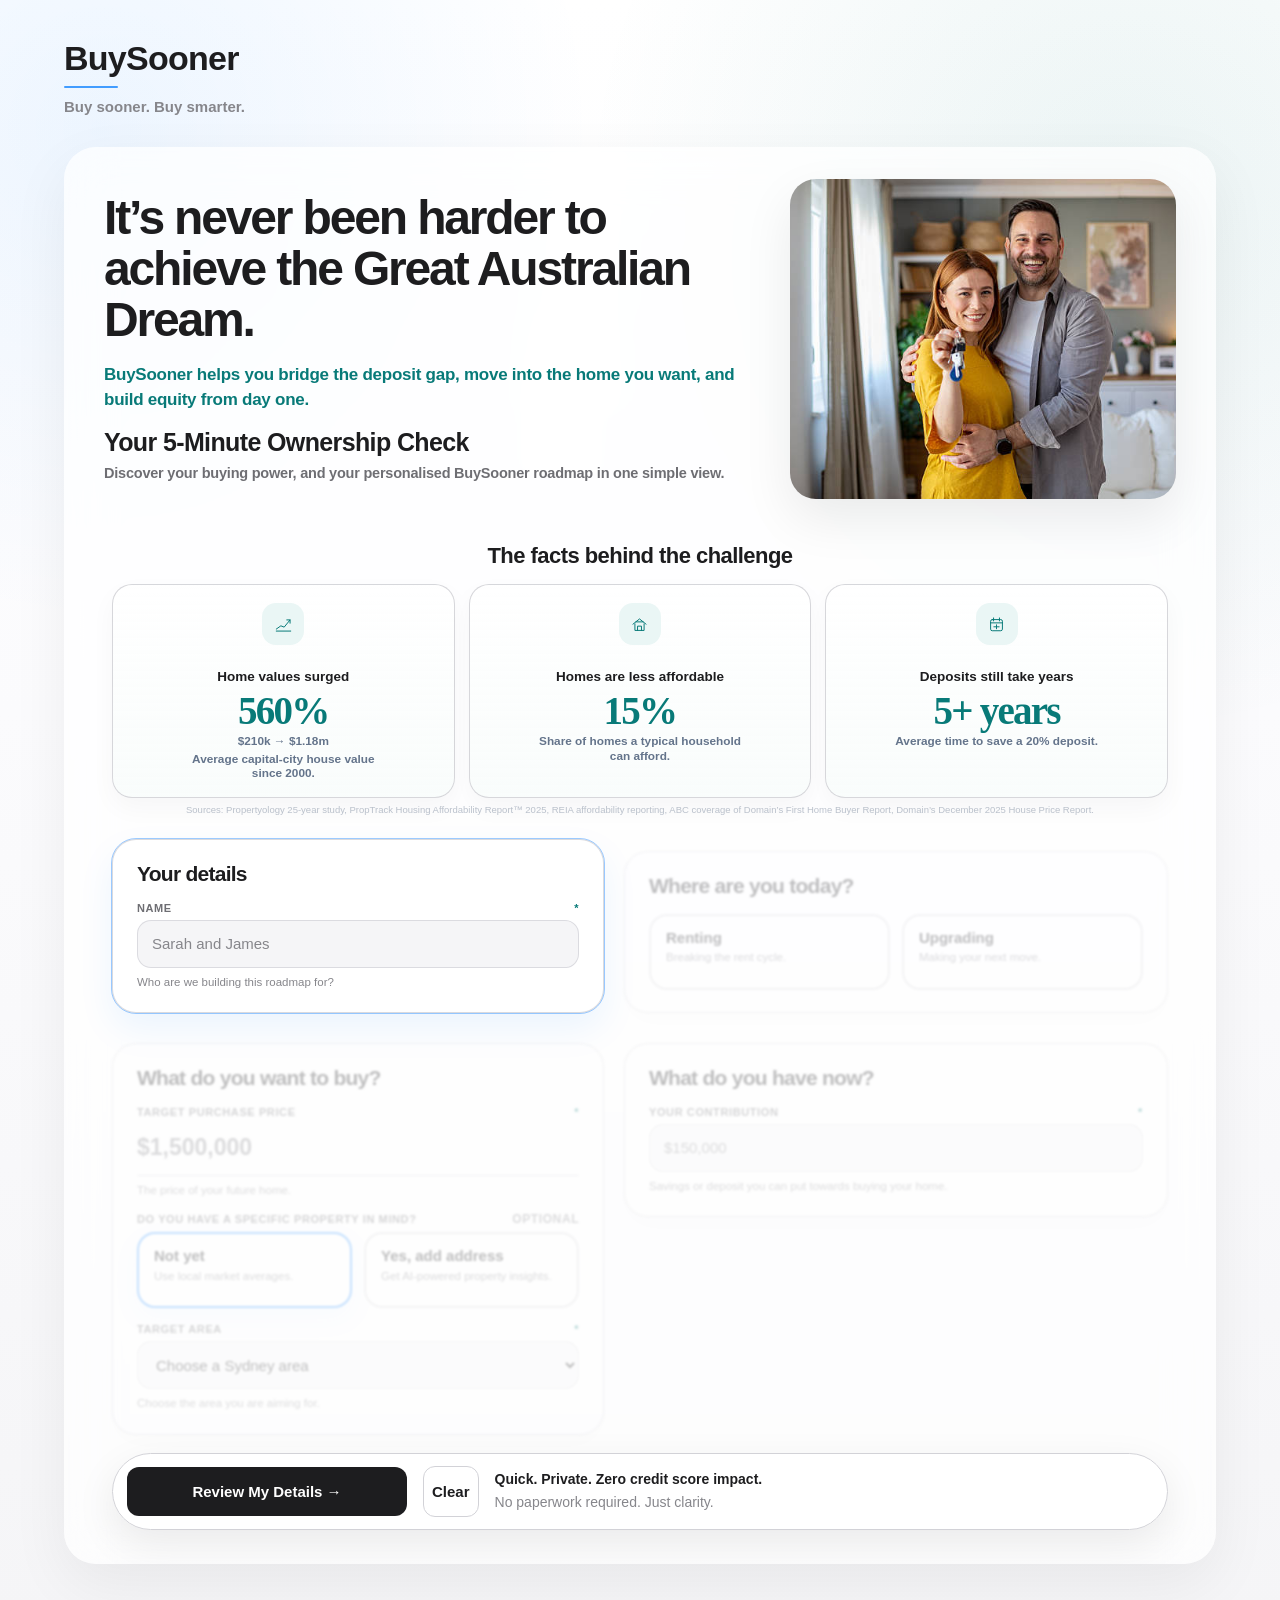
<file: index.html>
<!DOCTYPE html>
 
<html lang="en-AU">
<head>
<meta charset="utf-8"/>
<meta content="width=device-width, initial-scale=1.0" name="viewport"/>
<title>BuySooner — Linked Prototype</title>
<style>
    :root {
      --navy: #071f3a;
      --teal: #087a78;
      --teal-dark: #056261;
      --pale-teal: #eaf6f5;
      --border: #d7e5e4;
      --text: #1f2933;
      --muted: #64748b;
      --error: #b42318;
      --error-bg: #fff4f2;
      --white: #ffffff;
      --gold: #d99a22;
      --gold-soft: #fff5df;
    }
    * { box-sizing: border-box; }
    body {
      margin: 0;
      font-family: Arial, Helvetica, sans-serif;
      color: var(--text);
      background:
        radial-gradient(circle at top left, rgba(8, 122, 120, 0.10), transparent 32%),
        linear-gradient(180deg, #ffffff 0%, #f7fbfb 48%, #eef8f7 100%);
    }
    .page { min-height: 100vh; display: flex; justify-content: center; padding: 32px 20px 44px; }
    .shell { width: 100%; max-width: 1280px; }
    .screen { display: none; }
    .screen.active { display: block; }
    .brand { display: block; margin-bottom: 22px; }
    .brand-row { display: flex; justify-content: space-between; gap: 20px; align-items: flex-end; margin-bottom: 22px; }
    .brand h1, .brand-block h1 { margin: 0; color: var(--navy); font-family: Georgia, 'Times New Roman', serif; font-size: 42px; letter-spacing: -0.04em; line-height: 0.95; }
    .brand-line { width: 54px; height: 4px; background: var(--teal); border-radius: 999px; margin: 12px 0 10px; }
    .brand p, .brand-block p { margin: 0; color: var(--teal); font-size: 15px; font-weight: 800; }
    .progress { min-width: 270px; text-align: right; }
    .progress-label { color: var(--navy); font-size: 13px; font-weight: 900; margin-bottom: 9px; }
    .progress-track { width: 100%; height: 7px; background: #dbe9e8; border-radius: 999px; overflow: hidden; }
    .progress-bar { height: 100%; background: var(--teal); border-radius: 999px; }
    .card { background: var(--white); border: 1px solid var(--border); border-radius: 28px; box-shadow: 0 22px 70px rgba(7, 31, 58, 0.10); overflow: hidden; }
    .hero { padding: 38px 44px 28px; background: linear-gradient(180deg, #ffffff 0%, #f3fbfa 100%); border-bottom: 1px solid var(--border); }
    .hero h2 { margin: 0 0 12px; color: var(--navy); font-family: Georgia, 'Times New Roman', serif; font-size: 42px; letter-spacing: -0.035em; line-height: 1.05; max-width: 930px; }
    .hero .promise { margin: 0 0 28px; max-width: 860px; color: var(--teal); font-size: 19px; line-height: 1.5; font-weight: 900; }
    .check-title { margin: 0 0 10px; color: var(--navy); font-family: Georgia, 'Times New Roman', serif; font-size: 31px; letter-spacing: -0.025em; line-height: 1.1; }
    .check-copy { margin: 0; max-width: 890px; color: var(--muted); font-size: 15px; line-height: 1.5; font-weight: 700; }
    .form-area, .content { padding: 30px 44px 36px; }
    .fact-title { margin: 0 0 18px; color: var(--teal); font-size: 20px; font-weight: 900; line-height: 1.35; text-align: center; }
    .fact-strip { display: grid; grid-template-columns: repeat(3, 1fr); gap: 0; margin: 0 0 30px; border: 1px solid var(--border); border-radius: 20px; overflow: hidden; background: #ffffff; box-shadow: 0 10px 24px rgba(7, 31, 58, 0.04); }
    .fact-card { display: grid; grid-template-columns: 60px 1fr; gap: 14px; align-items: center; padding: 22px; min-height: 126px; border-right: 1px solid var(--border); }
    .fact-card:last-child { border-right: none; }
    .fact-icon { width: 52px; height: 52px; border-radius: 50%; display: grid; place-items: center; background: var(--pale-teal); color: var(--teal); font-weight: 900; font-size: 24px; }
    .fact-card strong { display: block; color: var(--navy); font-size: 15px; line-height: 1.2; margin-bottom: 5px; }
    .fact-card span { display: block; color: var(--text); font-size: 13px; line-height: 1.3; }
    .error-list { display: none; margin: 0 0 22px; padding: 14px 16px; border-radius: 12px; background: var(--error-bg); border: 1px solid #f4b8ae; color: var(--error); font-size: 13px; line-height: 1.5; }
    .error-list.visible { display: block; }
    .discovery-grid { display: grid; gap: 18px; }
    .section-card { border: 1px solid var(--border); border-radius: 22px; background: #ffffff; padding: 22px; }
    .section-title { margin: 0 0 18px; color: var(--navy); font-size: 21px; font-weight: 900; letter-spacing: -0.015em; }
    .fields { display: grid; grid-template-columns: 1fr 1fr; gap: 18px; }
    .field.full { grid-column: span 2; }
    label.label { display: flex; justify-content: space-between; gap: 10px; align-items: baseline; font-size: 14px; font-weight: 900; color: var(--navy); margin-bottom: 7px; }
    .required::after { content: ' *'; color: var(--teal); }
    .optional { color: var(--muted); font-weight: 800; font-size: 12px; }
    input, select { width: 100%; border: 1px solid #c9d9d8; border-radius: 15px; padding: 14px 15px; font-size: 15px; outline: none; background: #ffffff; color: var(--text); }
    input:focus, select:focus { border-color: var(--teal); box-shadow: 0 0 0 4px rgba(8, 122, 120, 0.12); }
    .help { color: var(--muted); font-size: 12px; line-height: 1.4; margin-top: 6px; }
    .radio-row { display: grid; grid-template-columns: repeat(2, 1fr); gap: 12px; }
    .radio-card { border: 1px solid #c9d9d8; border-radius: 17px; padding: 15px; cursor: pointer; display: flex; gap: 11px; align-items: flex-start; min-height: 84px; }
    .radio-card:hover { border-color: var(--teal); box-shadow: 0 8px 20px rgba(7, 31, 58, 0.05); }
    .radio-card:has(input:checked) { border-color: var(--teal); background: var(--pale-teal); box-shadow: 0 8px 20px rgba(8, 122, 120, 0.09); }
    .radio-card input { width: auto; margin-top: 2px; }
    .radio-title { font-weight: 900; color: var(--navy); margin-bottom: 4px; font-size: 15px; display: block; }
    .radio-help { color: var(--muted); font-size: 12.5px; line-height: 1.35; display: block; }
    .address-box, .area-box, .housing-cost-box, .upgrade-reason-box, .other-reason-box { margin-top: 18px; display: none; }
    .address-box.visible, .area-box.visible, .housing-cost-box.visible, .upgrade-reason-box.visible, .other-reason-box.visible { display: block; }
    .actions { margin-top: 30px; display: grid; grid-template-columns: minmax(280px, auto) auto 1fr; gap: 16px; align-items: center; }
    button { appearance: none; border: none; border-radius: 999px; padding: 16px 26px; font-size: 15px; font-weight: 900; cursor: pointer; }
    .primary { background: var(--teal); color: #ffffff; box-shadow: 0 10px 24px rgba(8, 122, 120, 0.22); }
    .primary:hover { background: var(--teal-dark); }
    .secondary { background: var(--pale-teal); color: var(--navy); }
    .safety { color: var(--muted); font-size: 14px; line-height: 1.4; }
    .safety strong { display: block; color: var(--navy); font-size: 14px; margin-bottom: 3px; }
    #resetButton { background: transparent; color: var(--muted); box-shadow: none; padding-left: 8px; padding-right: 8px; }
    .confirm-panel { display: none; margin-top: 46px; padding: 34px; border-radius: 26px; border: 2px solid rgba(8,122,120,0.22); background: linear-gradient(180deg, #f3fbfa 0%, #ffffff 100%); box-shadow: 0 18px 42px rgba(7,31,58,0.08); }
    .confirm-panel.visible { display: block; }
    .confirm-panel h3 { margin: 0 0 8px; color: var(--navy); font-family: Georgia, 'Times New Roman', serif; font-size: 40px; letter-spacing: -0.04em; }
    .confirm-intro { margin: 0 0 22px; color: var(--teal); font-weight: 900; line-height: 1.45; font-size: 16px; }
    .confirm-table { width: 100%; border-collapse: collapse; overflow: hidden; border-radius: 18px; border: 1px solid var(--border); background: #ffffff; margin-bottom: 22px; }
    .confirm-table th, .confirm-table td { text-align: left; vertical-align: top; padding: 14px 16px; border-bottom: 1px solid var(--border); font-size: 13px; line-height: 1.4; }
    .confirm-table th { color: var(--navy); background: var(--pale-teal); font-weight: 900; }
    .confirm-table tr:last-child td { border-bottom: none; }
    .confirm-detail { color: var(--navy); font-weight: 900; white-space: nowrap; }
    .emotional-close { margin: 0 0 20px; padding: 18px 20px; border-radius: 18px; background: var(--pale-teal); color: var(--navy); font-weight: 900; line-height: 1.45; }
    .confirm-buttons { display: flex; gap: 12px; align-items: center; flex-wrap: wrap; }

    .hero-line { width: 54px; height: 4px; background: var(--teal); border-radius: 999px; margin: 0 0 18px; }
    .personal-line { margin-top: 18px; display: inline-block; padding: 12px 14px; border: 1px solid var(--border); border-radius: 999px; background: #ffffff; color: var(--teal); font-size: 13px; font-weight: 900; }
    .waiting-tax { display: grid; grid-template-columns: 84px 1fr minmax(280px, 360px); gap: 20px; align-items: center; padding: 22px 26px; border-radius: 20px; background: linear-gradient(180deg, #f6fbfb 0%, #ffffff 100%); border: 1px solid var(--border); margin-bottom: 20px; }
    .market-panel { align-self: stretch; border-left: 1px solid var(--border); padding-left: 20px; display: grid; align-content: center; gap: 12px; }
    .market-panel h4 { margin: 0; color: var(--navy); font-size: 15px; font-weight: 900; }
    .market-panel p { margin: 0; color: var(--muted); font-size: 12.5px; line-height: 1.4; font-weight: 700; }
    .market-controls { display: grid; grid-template-columns: 1fr 1fr; gap: 10px; }
    .market-field label { display: block; color: var(--navy); font-size: 11px; line-height: 1.2; font-weight: 900; text-transform: uppercase; letter-spacing: 0.04em; margin-bottom: 5px; }
    .market-field select, .market-field input { padding: 10px 11px; border-radius: 12px; font-size: 13px; font-weight: 800; }
    .custom-growth { display: none; margin-top: 8px; }
    .custom-growth.visible { display: block; }
    .market-note { color: var(--muted); font-size: 11.5px; line-height: 1.35; font-weight: 700; }
    .big-icon { width: 70px; height: 70px; border-radius: 50%; display: grid; place-items: center; background: var(--teal); color: #ffffff; font-size: 34px; font-weight: 900; }
    .waiting-tax .label { color: var(--teal); font-weight: 900; font-size: 22px; margin-bottom: 2px; }
    .waiting-tax .amount { color: var(--teal); font-weight: 900; font-size: 58px; line-height: 0.95; letter-spacing: -0.04em; font-family: Georgia, 'Times New Roman', serif; }
    .waiting-tax .subtext { margin-top: 8px; color: var(--navy); font-size: 16px; font-weight: 800; }
    .two-cards { display: grid; grid-template-columns: 1fr 1fr; gap: 18px; align-items: stretch; position: relative; margin-bottom: 20px; }
    .plus-circle { position: absolute; left: 50%; top: 50%; transform: translate(-50%, -50%); width: 44px; height: 44px; border-radius: 50%; background: var(--teal); color: #ffffff; display: grid; place-items: center; font-size: 28px; font-weight: 900; box-shadow: 0 10px 20px rgba(8, 122, 120, 0.20); z-index: 2; }
    .insight-card { border: 1px solid var(--border); border-radius: 20px; background: #ffffff; padding: 22px; min-height: 310px; }
    .number-badge { width: 30px; height: 30px; border-radius: 50%; background: var(--teal); color: #ffffff; display: grid; place-items: center; font-weight: 900; margin-bottom: 16px; }
    .insight-top { display: grid; grid-template-columns: 74px 1fr; gap: 16px; align-items: start; margin-bottom: 16px; }
    .line-icon { width: 68px; height: 68px; border-radius: 50%; display: grid; place-items: center; background: var(--pale-teal); color: var(--navy); font-size: 34px; font-weight: 900; }
    .insight-card h4 { margin: 0 0 8px; color: var(--navy); font-size: 17px; font-weight: 900; }
    .insight-card p { margin: 0; color: var(--navy); font-size: 13px; line-height: 1.45; font-weight: 700; }
    .cost-box { margin-top: 16px; border-radius: 16px; background: #f4fbfa; border: 1px solid var(--border); padding: 16px; }
    .cost-label { color: var(--muted); font-size: 13px; font-weight: 900; margin-bottom: 4px; }
    .cost-amount { color: var(--teal); font-family: Georgia, 'Times New Roman', serif; font-size: 34px; font-weight: 900; letter-spacing: -0.03em; line-height: 1; margin-bottom: 4px; }
    .cost-text { color: var(--navy); font-size: 13px; line-height: 1.35; font-weight: 800; }
    .choice { background: var(--navy); border-radius: 22px; padding: 18px; color: #ffffff; margin-bottom: 16px; }
    .choice h3 { margin: 0 0 14px; text-align: center; color: #ffffff; font-size: 20px; font-weight: 900; }
    .choice-grid { display: grid; grid-template-columns: 1fr 56px 1fr; gap: 12px; align-items: stretch; }
    .choice-card { background: #ffffff; color: var(--navy); border-radius: 16px; padding: 18px; display: grid; grid-template-columns: 60px 1fr; gap: 14px; align-items: center; min-height: 130px; }
    .choice-icon { width: 54px; height: 54px; border-radius: 50%; display: grid; place-items: center; background: var(--pale-teal); color: var(--teal); font-size: 27px; font-weight: 900; }
    .red { color: #c62828; font-weight: 900; font-size: 15px; margin-bottom: 3px; }
    .green { color: var(--teal); font-weight: 900; font-size: 15px; margin-bottom: 3px; }
    .choice-number { color: var(--teal); font-weight: 900; font-size: 22px; line-height: 1; margin-bottom: 4px; }
    .choice-copy { color: var(--navy); font-size: 12.5px; line-height: 1.35; font-weight: 800; }
    .or-circle { width: 52px; height: 52px; border-radius: 50%; background: #ffffff; color: var(--navy); display: grid; place-items: center; font-size: 13px; font-weight: 900; justify-self: center; align-self: center; }
    .assumptions { display: flex; justify-content: space-between; gap: 20px; align-items: center; color: var(--muted); font-size: 12.5px; line-height: 1.45; margin-top: 14px; }
    .mini-brand { display: flex; gap: 8px; align-items: center; color: var(--navy); font-weight: 900; white-space: nowrap; }
    .home-mark { width: 28px; height: 24px; position: relative; border: 3px solid var(--teal); border-top: none; border-radius: 2px; }
    .home-mark::before { content: ''; position: absolute; left: -4px; top: -13px; width: 22px; height: 22px; border-left: 3px solid var(--teal); border-top: 3px solid var(--teal); transform: rotate(45deg); }

    .section-heading { display: grid; grid-template-columns: 1fr auto 1fr; gap: 16px; align-items: center; color: var(--navy); font-family: Georgia, 'Times New Roman', serif; font-size: 30px; font-weight: 900; letter-spacing: -0.03em; text-align: center; margin: 0 0 10px; }
    .illustrative-note { margin: 0 0 22px; text-align: center; color: var(--muted); font-size: 12.5px; font-weight: 800; }
    .section-heading::before, .section-heading::after { content: ''; height: 2px; background: var(--border); }
    .reality-grid, .shift-grid { display: grid; grid-template-columns: repeat(3, 1fr); gap: 16px; margin-bottom: 28px; }
    .reality-card, .shift-card { border: 1px solid var(--border); border-radius: 20px; background: #ffffff; padding: 20px; min-height: 180px; box-shadow: 0 10px 24px rgba(7, 31, 58, 0.04); }
    .reality-icon { width: 46px; height: 46px; border-radius: 50%; background: var(--pale-teal); color: var(--teal); display: grid; place-items: center; font-size: 23px; font-weight: 900; margin-bottom: 14px; }
    .card-label, .shift-card h4 { color: var(--navy); font-size: 15px; font-weight: 900; margin: 0 0 8px; }
    .card-value { color: var(--teal); font-family: Georgia, 'Times New Roman', serif; font-size: 34px; font-weight: 900; line-height: 1; letter-spacing: -0.035em; margin-bottom: 10px; }
    .card-copy, .shift-card p { color: var(--muted); font-size: 13px; line-height: 1.4; font-weight: 700; margin: 0; }
    .bridge { border: 1px solid var(--border); border-radius: 24px; background: linear-gradient(180deg, #ffffff 0%, #f4fbfa 100%); padding: 28px; margin-bottom: 28px; }
    .bridge h3 { margin: 0 0 22px; text-align: center; color: var(--navy); font-family: Georgia, 'Times New Roman', serif; font-size: 30px; letter-spacing: -0.03em; }
    .equation { display: grid; grid-template-columns: 1fr 48px 1fr 48px 1fr; gap: 12px; align-items: center; margin-bottom: 22px; }
    .equation-card { min-height: 132px; border-radius: 20px; background: #ffffff; border: 1px solid var(--border); padding: 20px; text-align: center; display: grid; align-content: center; }
    .equation-card strong { display: block; color: var(--teal); font-family: Georgia, 'Times New Roman', serif; font-size: 31px; line-height: 1; letter-spacing: -0.035em; margin-bottom: 8px; }
    .equation-card span { display: block; color: var(--navy); font-size: 13px; font-weight: 900; text-transform: uppercase; letter-spacing: 0.04em; }
    .symbol { width: 48px; height: 48px; border-radius: 50%; background: var(--teal); color: #ffffff; display: grid; place-items: center; font-size: 26px; font-weight: 900; justify-self: center; }
    .result-line { margin: 0; padding: 16px 18px; border-radius: 16px; background: var(--navy); color: #ffffff; text-align: center; font-size: 15px; line-height: 1.45; font-weight: 900; }
    .footer-statement { display: grid; grid-template-columns: 54px 1fr; gap: 14px; align-items: center; background: var(--navy); color: #ffffff; border-radius: 22px; padding: 20px 22px; font-size: 18px; line-height: 1.35; font-weight: 900; }
    .footer-icon { width: 50px; height: 50px; border-radius: 50%; display: grid; place-items: center; background: rgba(255,255,255,0.12); color: #ffffff; font-size: 26px; font-weight: 900; }


    .ownership-grid { display: grid; grid-template-columns: 1fr 1fr; gap: 18px; margin-bottom: 20px; }
    .ownership-panel { border-radius: 20px; border: 1px solid var(--border); background: #ffffff; overflow: hidden; }
    .ownership-panel-header { padding: 13px 16px; font-size: 13px; font-weight: 900; text-transform: uppercase; letter-spacing: 0.04em; text-align: center; }
    .ownership-gains .ownership-panel-header { color: var(--teal); background: var(--pale-teal); }
    .ownership-costs .ownership-panel-header { color: #b36b00; background: #fff5df; }
    .ownership-line { display: grid; grid-template-columns: 50px 1fr auto; gap: 12px; align-items: center; padding: 15px 16px; border-bottom: 1px solid var(--border); }
    .ownership-line:last-child { border-bottom: none; }
    .own-icon { width: 42px; height: 42px; border-radius: 50%; background: var(--teal); color: #ffffff; display: grid; place-items: center; font-size: 20px; font-weight: 900; }
    .ownership-costs .own-icon { background: #d99a22; }
    .own-label { color: var(--navy); font-size: 13px; font-weight: 900; margin-bottom: 4px; }
    .own-copy { color: var(--muted); font-size: 11.5px; line-height: 1.35; font-weight: 700; }
    .own-amount { color: var(--teal); font-size: 18px; font-weight: 900; white-space: nowrap; }
    .ownership-costs .own-amount { color: #c77b00; }
    .own-total { display: flex; justify-content: space-between; gap: 12px; align-items: center; padding: 16px; font-size: 14px; font-weight: 900; color: var(--teal); background: #f8fcfb; }
    .ownership-costs .own-total { color: #c77b00; background: #fffaf0; }
    .bottom-line-box { display: grid; grid-template-columns: 0.92fr 1.08fr; gap: 20px; padding: 22px; border-radius: 22px; border: 1px solid var(--border); background: linear-gradient(180deg, #ffffff 0%, #f4fbfa 100%); margin-bottom: 18px; }
    .bottom-line-left { display: grid; grid-template-columns: 72px 1fr; gap: 16px; align-items: center; border-right: 1px solid var(--border); padding-right: 18px; }
    .trophy { width: 62px; height: 62px; border-radius: 50%; background: var(--teal); color: #ffffff; display: grid; place-items: center; font-size: 32px; font-weight: 900; }
    .bottom-heading { color: var(--navy); font-size: 20px; font-weight: 900; margin-bottom: 8px; }
    .bottom-metric { color: var(--teal); font-family: Georgia, 'Times New Roman', serif; font-size: 34px; line-height: 1.05; font-weight: 900; letter-spacing: -0.03em; }
    .bottom-metric span { display: block; color: var(--navy); font-family: Arial, Helvetica, sans-serif; font-size: 17px; letter-spacing: 0; margin-top: 3px; }
    .bottom-right h4 { margin: 0 0 10px; color: var(--navy); font-size: 17px; font-weight: 900; }
    .bottom-right p { margin: 0 0 10px; color: var(--text); font-size: 13px; line-height: 1.45; font-weight: 700; }
    .result-list { margin: 0; padding: 0; list-style: none; display: grid; gap: 6px; }
    .result-list li { display: grid; grid-template-columns: 22px 1fr; gap: 8px; align-items: start; font-size: 12.5px; line-height: 1.35; color: var(--text); font-weight: 800; }
    .small-check { width: 20px; height: 20px; border-radius: 50%; background: var(--teal); color: #ffffff; display: grid; place-items: center; font-size: 13px; font-weight: 900; }
    .footer-strip { display: grid; grid-template-columns: 42px 1fr auto; gap: 12px; align-items: center; border-radius: 16px; background: var(--navy); color: #ffffff; padding: 14px 18px; font-size: 13px; font-weight: 900; }
    .footer-strip span:last-child { color: #ffcf46; }
    .footer-home { width: 34px; height: 34px; border-radius: 50%; display: grid; place-items: center; background: rgba(255,255,255,0.12); color: #ffffff; font-size: 20px; }

    @media (max-width: 900px) {
      .brand, .brand-row { display: block; }
      .progress { margin-top: 18px; text-align: left; }
      .hero h2 { font-size: 34px; }
      .fact-strip, .fields, .radio-row, .reality-grid, .shift-grid { grid-template-columns: 1fr; }
      .field.full { grid-column: span 1; }
      .actions { grid-template-columns: 1fr; }
      .waiting-tax, .insight-top, .choice-card { grid-template-columns: 1fr; }
      .market-panel { border-left: none; border-top: 1px solid var(--border); padding-left: 0; padding-top: 18px; }
      .market-controls { grid-template-columns: 1fr; }
      .two-cards, .choice-grid, .equation { grid-template-columns: 1fr; }
      .plus-circle, .or-circle { position: static; transform: none; margin: 0 auto; }
      .assumptions { display: block; }
      .mini-brand { margin-top: 12px; }
      .symbol { margin: 0 auto; }
    }
    @media (max-width: 560px) {
      .page { padding: 22px 12px; }
      .hero, .form-area, .content { padding-left: 20px; padding-right: 20px; }
      .brand h1, .brand-block h1 { font-size: 36px; }
      .waiting-tax .amount { font-size: 44px; }
      .section-heading { font-size: 25px; }
    }
  

    /* Final UX pass and Page 5 */
    #screen1 .section-card { padding: 18px; }
    #screen1 .discovery-grid { gap: 14px; }
    #screen1 .form-area { padding-top: 24px; }
    #screen1 .fact-title { font-size: 19px; margin-bottom: 14px; }
    #screen1 .fact-card { min-height: 96px; padding: 16px; }
    #screen1 .fact-icon { width: 46px; height: 46px; }
    #screen1ActionBar { position: sticky; bottom: 18px; z-index: 20; background: rgba(255,255,255,0.94); border: 1px solid var(--border); border-radius: 999px; padding: 12px 14px; box-shadow: 0 14px 40px rgba(7,31,58,0.12); backdrop-filter: blur(10px); }
    #screen1.confirm-mode .fact-title,
    #screen1.confirm-mode .fact-strip,
    #screen1.confirm-mode .discovery-grid,
    #screen1.confirm-mode #screen1ActionBar,
    #screen1.confirm-mode #errors { display: none !important; }
    #screen1.confirm-mode .confirm-panel { display: block !important; margin-top: 0; }
    #screen1.confirm-mode .form-area { padding-top: 34px; }

    .scenario-chip { display: inline-block; margin-bottom: 8px; padding: 7px 10px; border-radius: 999px; background: var(--pale-teal); color: var(--navy); font-size: 12px; font-weight: 900; }
    .market-panel { align-self: stretch; border-left: 0; border: 1px solid rgba(215,229,228,0.9); border-radius: 16px; padding: 14px; background: rgba(234,246,245,0.42); gap: 10px; }
    .market-panel h4 { font-size: 14px; }
    .market-panel p { font-size: 11.5px; line-height: 1.35; }
    .market-controls { gap: 8px; }
    .market-field select, .market-field input { padding: 8px 9px; min-height: 38px; }
    .market-note { font-size: 10.8px; }
    .insight-card { padding: 18px; min-height: 270px; }
    .insight-top { margin-bottom: 12px; }
    .choice { padding: 22px; }
    .choice h3 { font-size: 22px; }
    .choice-card { min-height: 145px; padding: 22px; }
    .choice-card .red, .choice-card .green { font-size: 17px; }

    #screenBridge .content { padding-top: 24px; }
    #screenBridge .reality-grid { gap: 14px; margin-bottom: 22px; }
    #screenBridge .reality-card { padding: 16px; min-height: 145px; }
    #screenBridge .bridge { padding: 22px; margin-bottom: 24px; box-shadow: 0 12px 30px rgba(7,31,58,0.06); }
    #screenBridge .bridge h3 { margin-bottom: 18px; }
    #screenBridge .equation-card { min-height: 110px; padding: 16px; }
    #screenBridge .symbol { width: 58px; height: 58px; font-size: 30px; }
    #screenBridge .result-line { margin-top: 2px; }
    #screenBridge .shift-grid { gap: 14px; }
    #screenBridge .shift-card { min-height: 135px; padding: 18px; }
    #screenBridge .shift-card h4 { font-size: 18px; margin-bottom: 8px; }

    #screenOwnership .hero { padding-top: 30px; padding-bottom: 20px; }
    #screenOwnership .bottom-line-box { padding: 28px; background: linear-gradient(180deg, #eef8f7 0%, #ffffff 100%); border-width: 2px; }
    #screenOwnership .bottom-metric { font-size: 38px; }
    #screenOwnership .footer-strip { background: #f4fbfa; color: var(--navy); border: 1px solid var(--border); padding: 12px 16px; min-height: 0; }
    #screenOwnership .footer-home { background: var(--pale-teal); color: var(--teal); }
    #screenOwnership .footer-strip span:last-child { color: var(--teal); }

    .ready-hero { padding-bottom: 24px; }
    .ready-content { padding-top: 26px; }
    .reassurance-grid { display: grid; grid-template-columns: repeat(4, 1fr); gap: 14px; margin-bottom: 28px; }
    .reassurance-card { background: #fff; border: 1px solid var(--border); border-radius: 18px; padding: 17px; min-height: 160px; }
    .reassurance-icon { width: 44px; height: 44px; border-radius: 50%; background: var(--pale-teal); color: var(--teal); display: grid; place-items: center; font-weight: 900; font-size: 22px; margin-bottom: 12px; }
    .reassurance-card h4 { margin: 0 0 8px; color: var(--navy); font-size: 15px; font-weight: 900; }
    .reassurance-card p { margin: 0; color: var(--text); font-size: 12.5px; line-height: 1.4; font-weight: 700; }
    .ready-heading { margin: 8px 0 18px; color: var(--navy); font-family: Georgia, 'Times New Roman', serif; font-size: 34px; letter-spacing: -0.035em; }
    .next-step-grid { display: grid; grid-template-columns: 0.9fr 1.1fr; gap: 18px; align-items: stretch; margin-bottom: 18px; }
    .apply-card, .report-card, .save-card { border: 1px solid var(--border); border-radius: 22px; background: #fff; padding: 24px; }
    .apply-card { background: linear-gradient(180deg, #eef8f7 0%, #ffffff 100%); border-width: 2px; }
    .apply-card h4, .report-card h4, .save-card h4 { margin: 0 0 8px; color: var(--teal); font-size: 13px; font-weight: 900; text-transform: uppercase; letter-spacing: .04em; }
    .apply-card h3, .report-card h3 { margin: 0 0 10px; color: var(--navy); font-family: Georgia, 'Times New Roman', serif; font-size: 28px; letter-spacing: -0.03em; }
    .apply-card p, .report-card p, .save-card p { margin: 0 0 14px; color: var(--text); font-size: 13px; line-height: 1.45; font-weight: 700; }
    .step-pill { width: 34px; height: 34px; border-radius: 50%; display: grid; place-items: center; background: var(--teal); color: #fff; font-weight: 900; margin-bottom: 14px; }
    .step-pill.pale { background: var(--pale-teal); color: var(--teal); }
    .report-card { display: grid; grid-template-columns: 210px 1fr; gap: 20px; align-items: center; background: #f8fcfb; }
    .report-graphic { min-height: 230px; border-radius: 18px; background: linear-gradient(180deg, #ffffff 0%, #eaf6f5 100%); border: 1px solid var(--border); display: grid; place-items: center; }
    .report-sheet { width: 145px; min-height: 175px; border-radius: 14px; background: #fff; box-shadow: 0 12px 30px rgba(7,31,58,.12); padding: 18px; }
    .report-line { height: 9px; border-radius: 99px; background: #d7e5e4; margin-bottom: 11px; }
    .report-line.strong { background: var(--teal); width: 92%; }
    .report-line.short { width: 60%; }
    .report-box-row { display: grid; grid-template-columns: repeat(3,1fr); gap: 8px; margin-top: 28px; }
    .report-box-row span { height: 34px; border-radius: 8px; background: var(--pale-teal); }
    .report-items { display: grid; gap: 8px; }
    .report-items div { display: grid; grid-template-columns: 22px 1fr; gap: 8px; align-items: start; }
    .report-items span { width: 20px; height: 20px; border-radius: 50%; background: var(--teal); color: #fff; display: grid; place-items: center; font-size: 12px; font-weight: 900; }
    .report-items p { margin: 0; font-size: 12.6px; line-height: 1.35; }
    .save-card { display: flex; justify-content: space-between; gap: 18px; align-items: center; padding: 18px 20px; background: #fff; }
    .save-card h4 { color: var(--navy); text-transform: none; font-size: 16px; letter-spacing: 0; }
    .save-card p { margin: 0; }
    .final-disclaimer { margin: 22px 0 0; padding-top: 16px; border-top: 1px solid var(--border); color: var(--muted); font-size: 11.5px; line-height: 1.45; max-width: 900px; }

    @media (max-width: 1000px) { .reassurance-grid, .next-step-grid, .report-card { grid-template-columns: 1fr; } }
    @media (max-width: 900px) { #screen1ActionBar { position: static; border-radius: 22px; } .waiting-tax { grid-template-columns: 1fr; } .market-panel { border-left: none; } }


    /* Hybrid visual upgrade layer */
    .market-movement {
      margin-top: 16px;
      max-width: 430px;
      padding: 14px 16px;
      border-radius: 16px;
      background: rgba(234,246,245,0.65);
      border: 1px solid var(--border);
    }
    .movement-row {
      display: grid;
      grid-template-columns: 1fr 58px 1fr;
      gap: 10px;
      align-items: center;
    }
    .movement-point {
      background: #ffffff;
      border: 1px solid var(--border);
      border-radius: 14px;
      padding: 10px 12px;
      min-height: 72px;
    }
    .movement-label {
      color: var(--muted);
      font-size: 11px;
      font-weight: 900;
      text-transform: uppercase;
      letter-spacing: .05em;
      margin-bottom: 4px;
    }
    .movement-value {
      color: var(--navy);
      font-family: Georgia, 'Times New Roman', serif;
      font-size: 22px;
      font-weight: 900;
      letter-spacing: -0.03em;
    }
    .movement-arrow {
      display: grid;
      place-items: center;
      color: var(--teal);
      font-size: 28px;
      font-weight: 900;
    }
    .movement-caption {
      margin-top: 10px;
      color: var(--teal);
      font-size: 12px;
      line-height: 1.35;
      font-weight: 900;
    }

    .deposit-bridge-visual {
      position: relative;
      padding-top: 10px;
    }
    .deposit-bridge-visual::before {
      content: '';
      position: absolute;
      left: 15%;
      right: 15%;
      top: 70px;
      height: 3px;
      border-radius: 999px;
      background: linear-gradient(90deg, rgba(8,122,120,0.18), rgba(8,122,120,0.75), rgba(8,122,120,0.18));
      z-index: 0;
    }
    .deposit-bridge-visual .equation-card,
    .deposit-bridge-visual .symbol { position: relative; z-index: 1; }
    .deposit-bridge-visual .equation-card:nth-of-type(2) {
      border-color: rgba(8,122,120,0.35);
      box-shadow: 0 12px 30px rgba(8,122,120,0.09);
    }
    .milestone-note {
      display: inline-block;
      margin-top: 8px;
      padding: 5px 9px;
      border-radius: 999px;
      background: var(--pale-teal);
      color: var(--teal);
      font-size: 11px;
      font-weight: 900;
      text-transform: none;
      letter-spacing: 0;
    }

    .ownership-timeline {
      margin: 24px 44px 0;
      padding: 20px;
      border-radius: 22px;
      background: linear-gradient(180deg, #ffffff 0%, #f4fbfa 100%);
      border: 1px solid var(--border);
    }
    .ownership-timeline-title {
      margin: 0 0 16px;
      color: var(--navy);
      font-size: 16px;
      font-weight: 900;
    }
    .timeline-steps {
      display: grid;
      grid-template-columns: repeat(4, 1fr);
      gap: 14px;
      position: relative;
    }
    .timeline-steps::before {
      content: '';
      position: absolute;
      left: 8%;
      right: 8%;
      top: 26px;
      height: 3px;
      border-radius: 999px;
      background: rgba(8,122,120,0.22);
      z-index: 0;
    }
    .timeline-step {
      position: relative;
      z-index: 1;
      text-align: center;
      display: grid;
      justify-items: center;
      gap: 8px;
    }
    .timeline-icon {
      width: 54px;
      height: 54px;
      border-radius: 50%;
      display: grid;
      place-items: center;
      background: var(--teal);
      color: #ffffff;
      font-size: 23px;
      font-weight: 900;
      box-shadow: 0 10px 24px rgba(8,122,120,0.18);
    }
    .timeline-step h4 {
      margin: 0;
      color: var(--navy);
      font-size: 14px;
      font-weight: 900;
    }
    .timeline-step p {
      margin: 0;
      color: var(--muted);
      font-size: 12px;
      line-height: 1.35;
      font-weight: 700;
      max-width: 170px;
    }

    .ready-hero-split {
      display: grid;
      grid-template-columns: minmax(0, 1fr) 360px;
      gap: 28px;
      align-items: center;
    }
    .ready-hero-split .promise { margin-bottom: 0; }
    .final-trust-visual {
      position: relative;
      min-height: 230px;
      border-radius: 24px;
      overflow: hidden;
      border: 1px solid var(--border);
      background:
        radial-gradient(circle at 68% 36%, rgba(255,255,255,0.94) 0 7%, transparent 8%),
        linear-gradient(135deg, #dbeceb 0%, #ffffff 45%, #cfe5e2 100%);
      box-shadow: 0 18px 42px rgba(7,31,58,0.10);
    }
    .final-home-shape {
      position: absolute;
      right: 24px;
      top: 42px;
      width: 190px;
      height: 118px;
      border-radius: 16px;
      background: rgba(255,255,255,0.75);
      border: 1px solid rgba(7,31,58,0.08);
    }
    .final-home-shape::before {
      content: '';
      position: absolute;
      left: 25px;
      top: -34px;
      width: 132px;
      height: 72px;
      transform: skew(-24deg);
      background: var(--navy);
      border-radius: 12px 12px 0 0;
      opacity: 0.9;
    }
    .final-badge {
      position: absolute;
      left: 22px;
      right: 22px;
      bottom: 22px;
      display: grid;
      grid-template-columns: 42px 1fr;
      gap: 12px;
      align-items: center;
      border-radius: 16px;
      padding: 14px 16px;
      background: rgba(8,122,120,0.96);
      color: #ffffff;
      font-size: 14px;
      line-height: 1.25;
      font-weight: 900;
      box-shadow: 0 14px 30px rgba(7,31,58,0.16);
    }
    .final-badge-icon {
      width: 42px;
      height: 42px;
      border-radius: 50%;
      border: 2px solid rgba(255,255,255,0.8);
      display: grid;
      place-items: center;
      font-size: 20px;
    }

    .proof-strip {
      display: grid;
      grid-template-columns: repeat(4, 1fr);
      gap: 10px;
      margin-bottom: 24px;
      border: 1px solid var(--border);
      border-radius: 18px;
      background: #ffffff;
      overflow: hidden;
    }
    .proof-item {
      display: grid;
      grid-template-columns: 34px 1fr;
      gap: 9px;
      align-items: center;
      padding: 12px 14px;
      border-right: 1px solid var(--border);
      min-height: 70px;
    }
    .proof-item:last-child { border-right: none; }
    .proof-icon {
      width: 34px;
      height: 34px;
      border-radius: 50%;
      background: var(--pale-teal);
      color: var(--teal);
      display: grid;
      place-items: center;
      font-size: 17px;
      font-weight: 900;
    }
    .proof-text {
      color: var(--text);
      font-size: 12.5px;
      line-height: 1.3;
      font-weight: 700;
    }
    .proof-text strong {
      color: var(--navy);
      font-weight: 900;
    }

    #screenReady .apply-card {
      display: grid;
      align-content: start;
      min-height: 0;
      padding: 22px;
    }
    #screenReady .report-card {
      box-shadow: 0 12px 34px rgba(7,31,58,0.06);
    }

    @media (max-width: 1000px) {
      .proof-strip, .timeline-steps, .ready-hero-split { grid-template-columns: 1fr; }
      .proof-item { border-right: none; border-bottom: 1px solid var(--border); }
      .proof-item:last-child { border-bottom: none; }
      .timeline-steps::before { display: none; }
      .ownership-timeline { margin: 20px 20px 0; }
    }
    @media (max-width: 900px) {
      .movement-row { grid-template-columns: 1fr; }
      .movement-arrow { transform: rotate(90deg); }
      .deposit-bridge-visual::before { display: none; }
      .final-trust-visual { min-height: 220px; }
    }

  

/* Visual refinement pass - coded from briefing */
.hero-with-image {
  display: grid;
  grid-template-columns: minmax(0, 1fr) minmax(320px, 40%);
  gap: 30px;
  align-items: center;
}
.hero-with-image .hero-copy { min-width: 0; }
.hero-with-image .hero-copy .promise { max-width: 760px; }
.hero-image-panel {
  width: 100%;
  height: clamp(220px, 24vw, 300px);
  border-radius: 24px;
  overflow: hidden;
  border: 1px solid var(--border);
  box-shadow: 0 18px 42px rgba(7,31,58,0.12);
  background: var(--pale-teal);
}
.hero-image-panel img,
.final-trust-visual img,
.report-graphic img {
  width: 100%;
  height: 100%;
  display: block;
  object-fit: cover;
}
#screen1 .hero-image-panel img { object-position: 52% 45%; }
#screen2 .hero-image-panel img,
#screenCompromise .hero-image-panel img { object-position: 50% 52%; }
#screenBridge .hero-image-panel img { object-position: 50% 45%; }
#screenOwnership .hero-image-panel img { object-position: 50% 52%; }
#screenReady .photo-panel img { object-position: 50% 50%; }

/* Page 1 problem cards */
.fact-strip {
  gap: 14px !important;
  border: 0 !important;
  background: transparent !important;
  box-shadow: none !important;
  overflow: visible !important;
}
.fact-card {
  border: 1px solid var(--border) !important;
  border-radius: 18px;
  background: linear-gradient(180deg, #ffffff 0%, #f4fbfa 100%);
  box-shadow: 0 10px 24px rgba(7,31,58,0.04);
  min-height: 96px !important;
  padding: 17px 18px !important;
}
.fact-card:last-child { border-right: 1px solid var(--border) !important; }
.fact-icon {
  width: 48px !important;
  height: 48px !important;
  font-size: 18px !important;
  letter-spacing: -0.06em;
}
.fact-card strong { font-size: 16px; }
.fact-card span { color: var(--muted); font-weight: 700; }

/* Page 2 explanation cards */
.insight-card {
  padding: 18px !important;
  min-height: 260px !important;
}
.insight-top {
  grid-template-columns: 62px 1fr !important;
  gap: 14px !important;
  margin-bottom: 12px !important;
}
.line-icon {
  width: 58px !important;
  height: 58px !important;
  font-size: 21px !important;
  letter-spacing: -0.06em;
}
.number-badge {
  width: 28px !important;
  height: 28px !important;
  margin-bottom: 10px !important;
}
.cost-box { margin-top: 12px !important; }

/* Page 2 choice panel: remove icons and make it text-led */
.choice-card {
  display: block !important;
  min-height: 128px !important;
  padding: 24px 28px !important;
}
.choice-card .choice-icon { display: none !important; }
.choice-card .red,
.choice-card .green {
  font-size: 17px !important;
  margin-bottom: 8px !important;
}
.choice-number {
  font-size: 25px !important;
  margin-bottom: 7px !important;
}
.choice-copy { font-size: 13.5px !important; }

/* Page 3 Reality Check and bridge equation refinements */
#screenBridge .reality-icon { display: none !important; }
#screenBridge .reality-card {
  min-height: 138px !important;
  padding: 22px 24px !important;
}
#screenBridge .bridge { padding: 26px !important; }
#screenBridge .equation {
  grid-template-columns: minmax(0, 1fr) auto minmax(0, 1.12fr) auto minmax(0, 1fr) !important;
  gap: 14px !important;
  align-items: center;
}
.connector-label {
  position: relative;
  z-index: 1;
  display: inline-grid;
  place-items: center;
  min-width: 64px;
  height: 30px;
  padding: 0 12px;
  border-radius: 999px;
  background: var(--pale-teal);
  border: 1px solid rgba(8,122,120,0.22);
  color: var(--teal);
  font-size: 12px;
  font-weight: 900;
  text-transform: uppercase;
  letter-spacing: .06em;
  justify-self: center;
}
.deposit-bridge-visual::before { top: 62px !important; }
.deposit-bridge-visual .equation-card:nth-of-type(2) {
  background: linear-gradient(180deg, #f4fbfa 0%, #ffffff 100%);
  border-color: rgba(8,122,120,0.38) !important;
}
.milestone-note {
  padding: 4px 9px !important;
  font-size: 10.5px !important;
}

/* Page 4 text-based pathway */
.ownership-timeline {
  padding: 18px 22px !important;
}
.timeline-steps::before {
  top: 18px !important;
  left: 12% !important;
  right: 12% !important;
}
.timeline-step { gap: 8px !important; }
.timeline-marker {
  position: relative;
  z-index: 1;
  display: inline-flex;
  align-items: center;
  justify-content: center;
  min-height: 38px;
  padding: 8px 16px;
  border-radius: 999px;
  background: var(--teal);
  color: #fff;
  font-size: 13px;
  font-weight: 900;
  box-shadow: 0 8px 20px rgba(8,122,120,0.16);
  white-space: nowrap;
}
.timeline-step p { margin-top: 2px; }
.timeline-icon { display: none !important; }

/* Page 4 financial statement refinements */
.ownership-line {
  grid-template-columns: minmax(0, 1fr) auto !important;
  gap: 16px !important;
  padding: 17px 18px !important;
}
.own-icon { display: none !important; }
.own-label { font-size: 14px !important; }
.own-copy { font-size: 12px !important; }
.own-amount { font-size: 20px !important; }
.bottom-line-left {
  grid-template-columns: 1fr !important;
  gap: 0 !important;
}
.trophy { display: none !important; }
.small-check {
  width: 18px !important;
  height: 18px !important;
  font-size: 11px !important;
}

/* Page 5 photographic hero and roadmap image */
.final-trust-visual.photo-panel {
  min-height: 280px;
  background: #eaf6f5;
}
.final-trust-visual.photo-panel .hero-photo {
  filter: saturate(1.02) contrast(1.02);
}
.final-trust-visual.photo-panel::after {
  content: '';
  position: absolute;
  inset: 0;
  background: linear-gradient(180deg, rgba(7,31,58,0.02) 0%, rgba(7,31,58,0.20) 100%);
  pointer-events: none;
}
.final-trust-visual.photo-panel .final-badge { z-index: 2; }
.report-graphic {
  overflow: hidden;
  min-height: 230px;
}
.report-graphic .roadmap-photo {
  border-radius: 18px;
  object-position: 50% 48%;
}

@media (max-width: 1000px) {
  .hero-with-image,
  .ready-hero-split {
    grid-template-columns: 1fr !important;
  }
  .hero-image-panel { height: 240px; }
  .final-trust-visual.photo-panel { min-height: 240px; }
  .timeline-steps::before { display: none !important; }
  .timeline-marker { width: 100%; max-width: 260px; }
}
@media (max-width: 900px) {
  #screenBridge .equation {
    grid-template-columns: 1fr !important;
  }
  .connector-label { margin: 0 auto; }
}
@media (max-width: 560px) {
  .hero-image-panel { height: 220px; }
  .fact-card { grid-template-columns: 1fr !important; text-align: left; }
  .fact-icon { margin-bottom: 2px; }
  .ownership-line { grid-template-columns: 1fr !important; }
  .own-amount { margin-top: 8px; }
}


/* Page 4 final render: simplified ownership page */
#screenOwnership .ownership-hero {
  padding-top: 42px;
  padding-bottom: 34px;
  grid-template-columns: minmax(0, 1fr) minmax(270px, 34%);
  gap: 42px;
}
#screenOwnership .hero-image-panel {
  height: clamp(185px, 20.4vw, 255px);
  max-width: 85%;
  justify-self: end;
}
#screenOwnership .hero-copy h3 {
  max-width: 720px;
  margin: 0;
  color: var(--navy);
  font-size: 22px;
  line-height: 1.45;
  font-weight: 900;
}
#screenOwnership .ownership-timeline {
  margin: 28px 44px 0;
  padding: 22px 28px 28px !important;
  border-radius: 22px;
  background: #ffffff;
}
#screenOwnership .ownership-timeline-title {
  text-align: center;
  font-family: Georgia, 'Times New Roman', serif;
  font-size: 27px;
  letter-spacing: -0.025em;
  margin: 0 0 22px;
}
#screenOwnership .timeline-steps {
  grid-template-columns: repeat(4, 1fr);
  gap: 46px;
}
#screenOwnership .timeline-steps::before {
  display: none !important;
}
#screenOwnership .timeline-step {
  position: relative;
  min-height: 150px;
  padding: 26px 20px 22px;
  border: 1px solid var(--border);
  border-radius: 18px;
  background: linear-gradient(180deg, #ffffff 0%, #f7fcfb 100%);
  box-shadow: 0 10px 24px rgba(7,31,58,0.035);
  display: grid;
  align-content: center;
  justify-items: center;
  gap: 14px !important;
}
#screenOwnership .timeline-step:not(:last-child)::after {
  content: '›';
  position: absolute;
  right: -32px;
  top: 50%;
  transform: translateY(-50%);
  color: var(--teal);
  font-size: 42px;
  line-height: 1;
  font-weight: 400;
}
#screenOwnership .timeline-marker {
  display: block;
  min-height: 0;
  padding: 0;
  border-radius: 0;
  background: transparent;
  color: var(--teal);
  box-shadow: none;
  font-size: 20px;
  line-height: 1.15;
  white-space: normal;
}
#screenOwnership .timeline-step p {
  max-width: 180px;
  color: var(--navy);
  font-size: 16px;
  line-height: 1.45;
  font-weight: 700;
}
#screenOwnership .ownership-content {
  padding-top: 28px;
}
#screenOwnership .section-heading {
  margin-top: 0;
  font-size: 31px;
}
#screenOwnership .ownership-grid {
  gap: 28px;
  align-items: stretch;
  margin-bottom: 26px;
}
#screenOwnership .ownership-panel {
  border-radius: 18px;
}
#screenOwnership .ownership-panel-header {
  font-size: 20px;
  text-transform: none;
  letter-spacing: 0;
  font-family: Arial, Helvetica, sans-serif;
  padding: 20px 22px;
}
#screenOwnership .ownership-line {
  grid-template-columns: minmax(0, 1fr) auto !important;
  padding: 24px 28px !important;
  min-height: 130px;
}
#screenOwnership .ownership-line-single {
  min-height: 210px;
}
#screenOwnership .own-label {
  font-size: 17px !important;
  margin-bottom: 12px;
}
#screenOwnership .own-copy {
  max-width: 330px;
  color: var(--navy);
  font-size: 16px !important;
  line-height: 1.55;
  font-weight: 700;
}
#screenOwnership .own-amount {
  align-self: center;
  color: var(--teal);
  font-size: 27px !important;
  font-weight: 900;
}
#screenOwnership .ownership-costs .own-amount,
#screenOwnership .ownership-costs .own-total {
  color: #c77b00;
}
#screenOwnership .own-total {
  padding: 20px 28px;
  font-size: 18px;
}
#screenOwnership .ownership-bottom-box {
  grid-template-columns: 0.78fr 1.22fr;
  gap: 32px;
  padding: 34px 38px 24px !important;
  background: linear-gradient(180deg, #f5fbfa 0%, #ffffff 100%);
  border-width: 2px;
}
#screenOwnership .bottom-line-left {
  border-right: 1px solid var(--border);
  padding-right: 30px;
  display: grid;
  align-content: center;
}
#screenOwnership .bottom-heading {
  font-family: Georgia, 'Times New Roman', serif;
  font-size: 31px;
  letter-spacing: -0.03em;
  margin-bottom: 18px;
}
#screenOwnership .bottom-metric {
  font-size: 47px !important;
}
#screenOwnership .bottom-metric span {
  color: var(--teal);
  font-size: 25px;
  font-weight: 900;
  margin-top: 8px;
}
#screenOwnership .bottom-right {
  align-self: center;
}
#screenOwnership .bottom-right h4 {
  font-family: Georgia, 'Times New Roman', serif;
  font-size: 20px;
  letter-spacing: -0.015em;
  margin-bottom: 18px;
}
#screenOwnership .result-list {
  gap: 14px;
}
#screenOwnership .result-list li {
  grid-template-columns: 26px 1fr;
  gap: 12px;
  font-size: 16px;
  line-height: 1.45;
}
#screenOwnership .small-check {
  width: 24px !important;
  height: 24px !important;
  font-size: 14px !important;
}
#screenOwnership .ownership-final-statement {
  grid-column: 1 / -1;
  margin-top: 22px;
  padding-top: 20px;
  border-top: 1px solid var(--border);
  text-align: center;
  color: var(--teal);
  font-family: Georgia, 'Times New Roman', serif;
  font-size: 27px;
  line-height: 1.25;
  font-weight: 900;
  letter-spacing: -0.02em;
}
#screenOwnership .actions {
  margin-top: 22px;
}
@media (max-width: 1000px) {
  #screenOwnership .ownership-hero,
  #screenOwnership .ownership-grid,
  #screenOwnership .ownership-bottom-box {
    grid-template-columns: 1fr !important;
  }
  #screenOwnership .hero-image-panel {
    max-width: 100%;
    justify-self: stretch;
  }
  #screenOwnership .timeline-steps {
    grid-template-columns: 1fr;
    gap: 14px;
  }
  #screenOwnership .timeline-step:not(:last-child)::after {
    display: none;
  }
  #screenOwnership .bottom-line-left {
    border-right: 0;
    border-bottom: 1px solid var(--border);
    padding-right: 0;
    padding-bottom: 22px;
  }
}
@media (max-width: 560px) {
  #screenOwnership .ownership-timeline {
    margin-left: 20px;
    margin-right: 20px;
  }
  #screenOwnership .ownership-line {
    grid-template-columns: 1fr !important;
    min-height: 0;
  }
  #screenOwnership .own-amount {
    justify-self: start;
  }
  #screenOwnership .bottom-metric {
    font-size: 39px !important;
  }
}



/* Pre-apply Roadmap confirmation screen */
.preapply-hero {
  display: grid;
  grid-template-columns: minmax(0, 0.88fr) minmax(320px, 1.12fr);
  gap: 44px;
  align-items: center;
  padding: 42px 44px;
}
.preapply-hero h2 {
  font-size: 56px;
  line-height: 1.02;
  max-width: 600px;
}
.preapply-photo {
  position: relative;
  min-height: 360px;
  border-radius: 28px;
  overflow: hidden;
  border: 1px solid var(--border);
  background:
    radial-gradient(circle at 18% 22%, rgba(255,255,255,.55), transparent 22%),
    linear-gradient(135deg, #08314d 0%, #0c7b78 48%, #d8e9e7 100%);
  box-shadow: 0 18px 46px rgba(7,31,58,0.14);
}
.preapply-photo img { width:100%; height:100%; display:block; object-fit:cover; }
.preapply-photo-badge {
  position:absolute; left:22px; bottom:22px; max-width:300px;
  border-radius:18px; padding:18px 20px; background:rgba(7,31,58,.88);
  color:#fff; box-shadow:0 14px 30px rgba(7,31,58,.20);
}
.preapply-photo-badge strong { display:block; font-size:21px; line-height:1.2; margin-bottom:8px; }
.preapply-photo-badge span { display:block; color:#d6fffb; font-size:13px; font-weight:900; }
.preapply-plan-card, .preapply-form-card, .preapply-broker-card {
  border:1px solid var(--border); border-radius:24px; background:#fff; padding:26px; box-shadow:0 12px 30px rgba(7,31,58,.045);
}
.preapply-plan-head { display:flex; justify-content:space-between; gap:18px; align-items:flex-start; margin-bottom:20px; }
.preapply-plan-head h3, .preapply-form-card h3 { margin:0 0 8px; color:var(--navy); font-family:Georgia,'Times New Roman',serif; font-size:31px; letter-spacing:-.03em; }
.preapply-plan-head p { margin:0; color:var(--teal); font-size:17px; font-weight:900; }
.preapply-edit-panel { display:none; margin:16px 0 22px; padding:20px; border-radius:20px; border:1px solid rgba(8,122,120,.2); background:rgba(234,246,245,.55); }
.preapply-edit-panel.visible { display:grid; grid-template-columns:repeat(4,1fr); gap:14px; }
.preapply-table { width:100%; border-collapse:collapse; overflow:hidden; border-radius:18px; border:1px solid var(--border); }
.preapply-table th, .preapply-table td { text-align:left; padding:17px 20px; border-bottom:1px solid var(--border); border-right:1px solid var(--border); font-size:14px; line-height:1.35; }
.preapply-table th:last-child, .preapply-table td:last-child { border-right:0; }
.preapply-table tr:last-child td { border-bottom:0; }
.preapply-table th { color:var(--navy); background:#f7fbfb; font-weight:900; }
.preapply-table td:first-child { color:var(--navy); font-weight:900; }
.preapply-table td:nth-child(2) { color:var(--navy); font-weight:900; font-size:16px; }
.preapply-contact { margin-top:10px; padding:24px 26px; border-radius:24px; border:1px solid var(--border); background:rgba(234,246,245,.58); }
.preapply-contact h3 { margin:0 0 14px; font-family:Georgia,'Times New Roman',serif; color:var(--navy); font-size:25px; }
.preapply-contact-grid { display:grid; grid-template-columns:1fr 1fr 1fr; gap:14px; }
.preapply-input label { display:block; margin:0 0 7px; color:var(--navy); font-size:13px; font-weight:900; }
.preapply-input input, .preapply-input select { width:100%; border:1px solid #c9d9d8; border-radius:14px; padding:13px 14px; color:var(--navy); font-size:15px; font-weight:800; background:#fff; }
.preapply-input input:focus, .preapply-input select:focus { border-color:var(--teal); box-shadow:0 0 0 4px rgba(8,122,120,.12); }
.preapply-numbers { margin-top:10px; }
.preapply-numbers h3 { margin:0 0 4px; font-size:26px; }
.preapply-numbers > p { margin:0 0 20px; color:var(--navy); font-weight:800; }
.preapply-grid { display:grid; grid-template-columns:1fr 1fr 1fr; gap:18px; }
.preapply-small-title { margin:0 0 18px; color:var(--navy); font-size:21px; font-weight:900; }
.applicant-toggle { display:grid; grid-template-columns:1fr 1fr; gap:8px; padding:5px; border-radius:14px; background:#eef6f5; }
.applicant-toggle button { border-radius:11px; padding:12px 10px; background:transparent; color:var(--muted); box-shadow:none; font-size:13px; }
.applicant-toggle button.active { background:#fff; color:var(--teal); box-shadow:0 5px 14px rgba(7,31,58,.08); }
.stepper { display:inline-flex; overflow:hidden; border:1px solid var(--border); border-radius:14px; background:#fff; }
.stepper button { border-radius:0; padding:12px 17px; background:#fff; color:var(--teal); box-shadow:none; font-size:20px; }
.stepper span { min-width:58px; display:grid; place-items:center; border-left:1px solid var(--border); border-right:1px solid var(--border); color:var(--navy); font-weight:900; }
.super-saver { margin-top:16px; border:1px solid rgba(8,122,120,.18); background:rgba(234,246,245,.70); border-radius:18px; overflow:hidden; }
.super-saver button { width:100%; display:flex; justify-content:space-between; align-items:center; padding:14px 16px; background:transparent; color:var(--navy); border-radius:0; box-shadow:none; }
.super-saver-body { display:none; padding:0 16px 16px; }
.super-saver.open .super-saver-body { display:block; }
.super-saver-body p { margin:0 0 12px; color:var(--muted); font-size:13px; line-height:1.45; font-weight:700; }
.living-cost-used { margin-top:14px; padding:13px 14px; border-radius:14px; background:#f8fbfb; color:var(--navy); font-size:13px; font-weight:900; }
.preapply-broker-card { margin-top:10px; display:grid; grid-template-columns:.95fr 1.15fr; gap:24px; align-items:center; background:rgba(234,246,245,.62); }
.preapply-broker-title { color:var(--navy); font-size:24px; line-height:1.15; font-weight:900; }
.preapply-broker-name { border-left:1px solid var(--border); padding-left:28px; }
.preapply-broker-name strong { display:block; color:var(--navy); font-size:23px; margin-bottom:5px; }
.preapply-broker-name span { color:var(--text); font-size:16px; font-weight:700; }
.preapply-submit-wrap { text-align:center; padding:26px 0 4px; }
.preapply-submit-wrap .primary { min-width:min(760px, 100%); font-size:18px; padding:18px 28px; }
.preapply-submit-wrap p { margin:13px 0 0; color:var(--navy); font-weight:900; }
.loading-overlay { display:none; position:fixed; inset:0; z-index:999; background:rgba(7,31,58,.72); backdrop-filter:blur(8px); place-items:center; padding:24px; }
.loading-overlay.visible { display:grid; }
.loading-card { width:min(580px,100%); border-radius:28px; padding:34px; background:#fff; box-shadow:0 30px 90px rgba(0,0,0,.25); text-align:center; }
.loading-card h3 { margin:16px 0 20px; font-family:Georgia,'Times New Roman',serif; color:var(--navy); font-size:32px; }
.loading-spinner { width:44px; height:44px; margin:0 auto; border-radius:50%; border:5px solid #d7e5e4; border-top-color:var(--teal); animation:spin 1s linear infinite; }
.loading-steps { display:grid; gap:10px; text-align:left; }
.loading-steps div { padding:12px 14px; border-radius:13px; background:#f3f7f7; color:var(--muted); font-size:13px; font-weight:900; }
.loading-steps div.active { background:var(--pale-teal); color:var(--navy); }
@keyframes spin { to { transform:rotate(360deg); } }

/* Updated final page */
#screenReady .hero h2 { font-size:48px; }
#screenReady .proof-strip { grid-template-columns:repeat(4,1fr); }
#screenReady .proof-item { grid-template-columns:42px 1fr !important; padding:18px 20px; }
#screenReady .proof-icon { display:grid !important; }
#screenReady .proof-text { font-size:15px; line-height:1.35; }
#screenReady .proof-text strong { display:block; font-size:17px; margin-bottom:3px; }
#screenReady .ready-heading { font-size:38px; margin-top:16px; }
#screenReady .next-step-grid { grid-template-columns:1.12fr .88fr; }
#screenReady .report-card { grid-template-columns:210px 1fr; }
#screenReady .apply-card { display:grid; grid-template-columns:190px 1fr; gap:20px; align-items:center; }
#screenReady .apply-image { min-height:210px; border-radius:18px; overflow:hidden; border:1px solid var(--border); background:#eaf6f5; }
#screenReady .apply-image img { width:100%; height:100%; object-fit:cover; display:block; }
#screenReady .apply-card h3, #screenReady .report-card h3 { font-size:32px; }
#screenReady .apply-card h4, #screenReady .report-card h4 { font-size:14px; }
@media (max-width:1000px) {
  .preapply-hero, .preapply-grid, .preapply-contact-grid, .preapply-broker-card, .preapply-edit-panel.visible, #screenReady .next-step-grid, #screenReady .apply-card { grid-template-columns:1fr; }
  .preapply-photo { min-height:260px; }
  .preapply-broker-name { border-left:0; border-top:1px solid var(--border); padding-left:0; padding-top:18px; }
  #screenReady .proof-strip { grid-template-columns:1fr; }
}
@media (max-width:560px) {
  .preapply-hero h2 { font-size:42px; }
  .preapply-table th, .preapply-table td { padding:12px; font-size:12.5px; }
}


/* ==========================================================
   BuySooner CX Rebuild Layer
   Apple-style visual system + guided ownership narrative.
   Preserves existing HTML IDs, calculations and business logic.
   ========================================================== */

:root {
  --navy: #1D1D1F !important;
  --text: #1D1D1F !important;
  --muted: #86868B !important;
  --pale-teal: #F5F5F7 !important;
  --border: #D2D2D7 !important;
  --system-blue: #007AFF;
  --system-green: #34C759;
  --glass: rgba(255,255,255,0.70);
}

body {
  font-family: -apple-system, BlinkMacSystemFont, "SF Pro Display", "SF Pro Text", Inter, "Helvetica Neue", Arial, sans-serif !important;
  color: #1D1D1F !important;
  background:
    radial-gradient(circle at 8% 8%, rgba(0,122,255,0.07), transparent 26%),
    radial-gradient(circle at 88% 12%, rgba(8,122,120,0.08), transparent 30%),
    linear-gradient(180deg, #FFFFFF 0%, #FBFBFD 44%, #F5F5F7 100%) !important;
}

.page { padding: 32px 24px 56px !important; }
.shell { max-width: 1320px !important; }

.brand, .brand-row {
  margin-bottom: 32px !important;
}

.brand h1, .brand-block h1 {
  font-family: -apple-system, BlinkMacSystemFont, "SF Pro Display", Inter, "Helvetica Neue", Arial, sans-serif !important;
  font-size: 34px !important;
  font-weight: 700 !important;
  letter-spacing: -0.022em !important;
  color: #1D1D1F !important;
}

.brand-line { height: 2px !important; background: #007AFF !important; opacity: 0.72; }
.brand p, .brand-block p { color: #86868B !important; font-weight: 600 !important; }

.card {
  background: rgba(255,255,255,0.72) !important;
  border: 0 !important;
  border-radius: 32px !important;
  box-shadow: 0 20px 60px rgba(0,0,0,0.06) !important;
  backdrop-filter: blur(24px);
  overflow: hidden;
}

.hero {
  background: transparent !important;
  border-bottom: 0 !important;
  padding: 48px !important;
}

.hero-with-image {
  grid-template-columns: minmax(0, 1fr) minmax(340px, 38%) !important;
  gap: 56px !important;
  align-items: center !important;
}

.hero h2 {
  color: #1D1D1F !important;
  font-family: -apple-system, BlinkMacSystemFont, "SF Pro Display", Inter, "Helvetica Neue", Arial, sans-serif !important;
  font-size: clamp(48px, 5.2vw, 74px) !important;
  font-weight: 700 !important;
  line-height: 1.1 !important;
  letter-spacing: -0.022em !important;
  max-width: 880px !important;
}

.hero h3, .check-title {
  color: #1D1D1F !important;
  font-family: -apple-system, BlinkMacSystemFont, "SF Pro Display", Inter, "Helvetica Neue", Arial, sans-serif !important;
  font-size: 26px !important;
  letter-spacing: -0.022em !important;
  line-height: 1.2 !important;
  font-weight: 650 !important;
}

.hero .promise, .check-copy {
  color: #86868B !important;
  font-size: 19px !important;
  line-height: 1.47 !important;
  letter-spacing: -0.015em !important;
  font-weight: 500 !important;
  max-width: 680px !important;
}

.hero-line { background: #007AFF !important; height: 2px !important; }

.hero-image-panel {
  border: 0 !important;
  border-radius: 28px !important;
  height: clamp(300px, 32vw, 470px) !important;
  box-shadow: 0 20px 50px rgba(0,0,0,0.08) !important;
  background: #F5F5F7 !important;
}

.apple-pill, .personal-line, .scenario-chip {
  background: rgba(255,255,255,0.8) !important;
  backdrop-filter: blur(20px);
  border: 1px solid #D2D2D7 !important;
  border-radius: 999px !important;
  padding: 8px 24px !important;
  color: #1D1D1F !important;
  font-weight: 600 !important;
  box-shadow: 0 10px 30px rgba(0,0,0,0.05) !important;
}

.form-area, .content {
  padding: 32px 48px 48px !important;
}

.fact-title {
  color: #1D1D1F !important;
  text-align: left !important;
  font-size: 24px !important;
  line-height: 1.2 !important;
  letter-spacing: -0.022em !important;
  max-width: 760px;
}

.fact-strip {
  border: 0 !important;
  box-shadow: none !important;
  background: transparent !important;
  gap: 16px !important;
  margin-bottom: 32px !important;
}

.fact-card, .section-card, .insight-card, .reality-card, .shift-card,
.preapply-plan-card, .preapply-form-card, .preapply-broker-card,
.apply-card, .report-card, .save-card, .ownership-panel, .bottom-line-box {
  background: #FFFFFF !important;
  border: 0 !important;
  border-radius: 24px !important;
  box-shadow: 0 10px 30px rgba(0,0,0,0.05) !important;
}

.fact-card { grid-template-columns: 1fr !important; padding: 24px !important; }
.fact-icon {
  background: #F5F5F7 !important;
  color: #007AFF !important;
  width: 42px !important;
  height: 42px !important;
  border-radius: 14px !important;
  font-size: 18px !important;
}
.fact-card strong { color: #1D1D1F !important; font-size: 16px !important; }
.fact-card span { color: #86868B !important; font-weight: 500 !important; }

.section-card {
  padding: 32px !important;
  transition: opacity .32s ease, transform .42s cubic-bezier(.2,.8,.2,1), filter .32s ease, box-shadow .32s ease;
}

.section-title {
  color: #1D1D1F !important;
  font-size: 24px !important;
  letter-spacing: -0.022em !important;
}

label.label, .market-field label, .preapply-input label,
.confirm-table th, .preapply-table th {
  color: #86868B !important;
  font-size: 11px !important;
  text-transform: uppercase !important;
  letter-spacing: 0.06em !important;
  font-weight: 600 !important;
}

input, select, .preapply-input input, .preapply-input select {
  border: 0 !important;
  background: #F5F5F7 !important;
  border-radius: 12px !important;
  padding: 16px !important;
  color: #1D1D1F !important;
  font-size: 16px !important;
  font-weight: 500 !important;
  box-shadow: none !important;
}

input::placeholder { color: #86868B !important; }

input:focus, select:focus, .preapply-input input:focus, .preapply-input select:focus {
  outline: none !important;
  background: #FFFFFF !important;
  box-shadow: 0 0 0 4px rgba(0,122,255,0.14) !important;
}

.radio-card {
  border: 2px solid transparent !important;
  background: #FFFFFF !important;
  border-radius: 24px !important;
  min-height: 116px !important;
  padding: 24px !important;
  transition: border-color .18s ease, background .18s ease, transform .18s ease, opacity .28s ease, filter .28s ease;
}

.radio-card input { position: absolute !important; opacity: 0 !important; pointer-events: none; }

.radio-card:has(input:checked) {
  border: 2px solid #007AFF !important;
  background: rgba(0,122,255,0.02) !important;
  box-shadow: none !important;
}

.radio-title { color: #1D1D1F !important; font-size: 18px !important; }
.radio-help, .help { color: #86868B !important; font-weight: 500 !important; }

button {
  border-radius: 12px !important;
  font-weight: 600 !important;
  transition: transform .12s ease, opacity .16s ease, box-shadow .16s ease;
}

button:active { transform: scale(0.98); }

.primary {
  background: #1D1D1F !important;
  color: #FFFFFF !important;
  box-shadow: none !important;
}

.secondary {
  background: transparent !important;
  color: #1D1D1F !important;
  border: 1px solid #D2D2D7 !important;
  box-shadow: none !important;
}

.actions, #screen1ActionBar {
  background: rgba(255,255,255,0.82) !important;
  border: 1px solid #D2D2D7 !important;
  backdrop-filter: blur(24px) !important;
  border-radius: 999px !important;
  box-shadow: 0 14px 40px rgba(0,0,0,0.08) !important;
}

.safety, .assumptions, .market-note, .final-disclaimer { color: #86868B !important; font-weight: 500 !important; }

/* Narrative progressive disclosure — Page 1 */
#screen1 .discovery-grid > .section-card {
  opacity: .28;
  filter: blur(1.2px);
  transform: translateY(12px);
  pointer-events: none;
}

#screen1 .discovery-grid > .section-card.narrative-revealed {
  opacity: 1;
  filter: none;
  transform: translateY(0);
  pointer-events: auto;
}

#screen1 .discovery-grid > .section-card.narrative-current {
  box-shadow: 0 18px 44px rgba(0,122,255,0.10) !important;
  outline: 1px solid rgba(0,122,255,0.42);
}

/* confirmation table deconstructed */
.confirm-panel {
  background: rgba(255,255,255,0.78) !important;
  border: 0 !important;
  border-radius: 32px !important;
  box-shadow: 0 20px 50px rgba(0,0,0,0.08) !important;
  backdrop-filter: blur(24px);
}

.confirm-panel h3 {
  color: #1D1D1F !important;
  font-family: -apple-system, BlinkMacSystemFont, "SF Pro Display", Inter, sans-serif !important;
  font-size: 48px !important;
  letter-spacing: -0.022em !important;
  line-height: 1.1 !important;
}

.confirm-intro { color: #86868B !important; font-weight: 500 !important; }

.confirm-table, .preapply-table {
  border: 0 !important;
  border-collapse: separate !important;
  border-spacing: 0 !important;
  background: transparent !important;
}

.confirm-table th, .confirm-table td,
.preapply-table th, .preapply-table td {
  border-right: 0 !important;
  border-bottom: 0.5px solid #D2D2D7 !important;
  background: transparent !important;
  padding: 16px !important;
}

.confirm-table tbody tr:nth-child(even) td,
.preapply-table tbody tr:nth-child(even) td {
  background: #FBFBFD !important;
}

.confirm-detail, .preapply-table td:nth-child(2) {
  color: #1D1D1F !important;
  font-size: 16px !important;
  font-weight: 700 !important;
}

.emotional-close {
  background: #F5F5F7 !important;
  color: #1D1D1F !important;
  font-weight: 600 !important;
  border-radius: 24px !important;
}

/* Page 2 / Cost: hero figure becomes the stage */
.waiting-tax {
  display: grid !important;
  grid-template-columns: minmax(0, 1fr) minmax(300px, 380px) !important;
  gap: 40px !important;
  align-items: center !important;
  background: #FFFFFF !important;
  border: 0 !important;
  box-shadow: none !important;
  border-radius: 0 !important;
  padding: 34px 0 46px !important;
}

.waiting-tax .big-icon { display: none !important; }

.waiting-tax .label {
  color: #86868B !important;
  font-size: 20px !important;
  font-weight: 500 !important;
}

.waiting-tax .amount {
  color: #1D1D1F !important;
  font-family: -apple-system, BlinkMacSystemFont, "SF Pro Display", Inter, sans-serif !important;
  font-size: clamp(72px, 9vw, 132px) !important;
  font-weight: 300 !important;
  letter-spacing: -0.055em !important;
  line-height: .92 !important;
}

.waiting-tax .subtext {
  color: #86868B !important;
  font-size: 19px !important;
  font-weight: 500 !important;
  line-height: 1.47 !important;
}

.market-panel {
  background: rgba(255,255,255,0.7) !important;
  backdrop-filter: blur(30px) !important;
  border: 1px solid rgba(255,255,255,0.3) !important;
  border-radius: 28px !important;
  padding: 24px !important;
  box-shadow: 0 10px 30px rgba(0,0,0,0.05) !important;
}

.market-panel h4 { color: #1D1D1F !important; }
.market-panel p { color: #86868B !important; font-weight: 500 !important; }

.market-movement {
  border: 0 !important;
  background: #F5F5F7 !important;
  border-radius: 24px !important;
}

.movement-point {
  border: 0 !important;
  background: #FFFFFF !important;
  border-radius: 18px !important;
}
.movement-arrow { color: #86868B !important; font-size: 24px !important; font-weight: 400 !important; }
.movement-caption { color: #86868B !important; font-weight: 500 !important; }

.two-cards, .choice, .assumptions {
  transition: opacity .55s ease, transform .55s cubic-bezier(.2,.8,.2,1);
}

.cost-delayed {
  opacity: 0;
  transform: translateY(26px);
  pointer-events: none;
}
.cost-delayed.revealed {
  opacity: 1;
  transform: translateY(0);
  pointer-events: auto;
}

.line-icon, .number-badge, .plus-circle, .or-circle, .choice-icon {
  display: none !important;
}

.choice {
  background: #1D1D1F !important;
  border-radius: 28px !important;
  padding: 32px !important;
}
.choice h3 { color: #FFFFFF !important; font-size: 26px !important; letter-spacing: -0.022em !important; }
.choice-card {
  display: block !important;
  border-radius: 24px !important;
  box-shadow: none !important;
}
.choice-number { color: #007AFF !important; font-size: 30px !important; }

/* Bridge page */
.reality-card, .shift-card, .equation-card {
  border: 0 !important;
  background: #FFFFFF !important;
}
.card-value, .equation-card strong { color: #007AFF !important; }
.result-line, .footer-statement {
  background: #1D1D1F !important;
  border-radius: 24px !important;
}

/* Path to ownership: outcome first */
#screenOwnership .ownership-bottom-box {
  order: -1;
  background: #FFFFFF !important;
  box-shadow: 0 20px 40px rgba(0,0,0,0.06) !important;
}

#screenOwnership .bottom-metric {
  color: #34C759 !important;
  font-family: -apple-system, BlinkMacSystemFont, "SF Pro Display", Inter, sans-serif !important;
  font-weight: 600 !important;
}

#screenOwnership .ownership-costs {
  opacity: .66;
}

#screenOwnership .timeline-steps::before {
  background: #D2D2D7 !important;
  height: 1px !important;
}

#screenOwnership .timeline-marker {
  background: transparent !important;
  color: #1D1D1F !important;
  box-shadow: none !important;
}

/* Pre-apply staged complexity */
.preapply-hero h2 {
  color: #1D1D1F !important;
  font-family: -apple-system, BlinkMacSystemFont, "SF Pro Display", Inter, sans-serif !important;
  font-size: clamp(48px, 5vw, 72px) !important;
  font-weight: 700 !important;
  letter-spacing: -0.022em !important;
  line-height: 1.1 !important;
}

.preapply-photo {
  border: 0 !important;
  border-radius: 28px !important;
  box-shadow: 0 20px 50px rgba(0,0,0,0.08) !important;
}

.preapply-photo-badge {
  background: rgba(255,255,255,0.78) !important;
  color: #1D1D1F !important;
  border: 1px solid rgba(255,255,255,.6);
  backdrop-filter: blur(24px);
}
.preapply-photo-badge span { color: #86868B !important; }

.applicant-toggle {
  position: relative;
  background: #F5F5F7 !important;
  border-radius: 999px !important;
  padding: 4px !important;
  overflow: hidden;
}
.applicant-toggle button {
  border-radius: 999px !important;
  color: #86868B !important;
}
.applicant-toggle button.active {
  background: #FFFFFF !important;
  color: #1D1D1F !important;
  box-shadow: 0 4px 14px rgba(0,0,0,0.08) !important;
}

.stepper {
  border: 0 !important;
  border-radius: 999px !important;
  background: #F5F5F7 !important;
}
.stepper button {
  background: transparent !important;
  color: #007AFF !important;
  border-radius: 999px !important;
}
.stepper span {
  border-left: 1px solid #D2D2D7 !important;
  border-right: 1px solid #D2D2D7 !important;
  color: #1D1D1F !important;
}

.preapply-form-card .preapply-grid > .preapply-plan-card:nth-child(n+2) {
  opacity: .22;
  filter: blur(1px);
  pointer-events: none;
  transition: opacity .45s ease, filter .45s ease, transform .45s ease;
}
.preapply-form-card.deep-open .preapply-grid > .preapply-plan-card {
  opacity: 1;
  filter: none;
  pointer-events: auto;
}

.super-saver {
  border: 0 !important;
  background: #F5F5F7 !important;
  border-radius: 18px !important;
}

/* Loading modal */
.loading-overlay {
  background: rgba(245,245,247,0.72) !important;
  backdrop-filter: blur(40px) brightness(90%) !important;
}
.loading-card {
  border-radius: 32px !important;
  box-shadow: 0 24px 70px rgba(0,0,0,.12) !important;
}
.loading-spinner {
  width: 46px !important;
  height: 46px !important;
  border-width: 1px !important;
  border-color: #D2D2D7 !important;
  border-top-color: #1D1D1F !important;
}
.loading-steps div {
  background: transparent !important;
  color: #86868B !important;
  border-bottom: .5px solid #D2D2D7;
  border-radius: 0 !important;
}
.loading-steps div.active {
  color: #1D1D1F !important;
}

/* Final page */
#screenReady .hero h2 {
  font-size: clamp(54px, 6vw, 86px) !important;
  color: #1D1D1F !important;
}
#screenReady .proof-strip {
  border: 0 !important;
  background: transparent !important;
  gap: 16px !important;
}
#screenReady .proof-item {
  border: 0 !important;
  background: #FFFFFF !important;
  border-radius: 24px !important;
  box-shadow: 0 10px 30px rgba(0,0,0,0.05) !important;
}
#screenReady .proof-icon {
  background: #F5F5F7 !important;
  color: #007AFF !important;
}
#screenReady .apply-card {
  background: #FFFFFF !important;
}
#screenReady .apply-card .primary {
  width: 100%;
  padding: 18px 28px !important;
  border-radius: 999px !important;
}
#screenReady .save-card .secondary,
#saveRoadmapButton {
  background: transparent !important;
  border: 1px solid #D2D2D7 !important;
  color: #1D1D1F !important;
}

/* Utility */
.fade-stage {
  animation: fadeStage .6s cubic-bezier(.2,.8,.2,1) both;
}
@keyframes fadeStage {
  from { opacity: 0; transform: translateY(22px); }
  to { opacity: 1; transform: translateY(0); }
}
@keyframes springCheck {
  0% { transform: scale(.5); opacity: 0; }
  65% { transform: scale(1.12); opacity: 1; }
  100% { transform: scale(1); opacity: 1; }
}

@media (max-width: 1000px) {
  .hero-with-image, .preapply-hero, .ready-hero-split {
    grid-template-columns: 1fr !important;
  }
  .actions, #screen1ActionBar {
    border-radius: 24px !important;
    grid-template-columns: 1fr !important;
  }
  .waiting-tax {
    grid-template-columns: 1fr !important;
  }
}

@media (max-width: 560px) {
  .page { padding: 16px 10px 36px !important; }
  .hero, .form-area, .content { padding: 24px !important; }
  .hero h2 { font-size: 42px !important; }
  .waiting-tax .amount { font-size: 72px !important; }
}


/* ==========================================================
   Ergonomic layout correction pass
   Purpose: keep the new CX direction but make pages fit together.
   No copy, calculation, ID, routing or economics changes.
   ========================================================== */

/* Overall page rhythm */
.page {
  padding-top: 28px !important;
}

.card {
  max-width: 1240px;
  margin-left: auto;
  margin-right: auto;
}

/* Page 1: restore useful supporting hierarchy without reintroducing clutter */
#screen1 .hero {
  padding-bottom: 36px !important;
}

#screen1 .hero h2 {
  max-width: 780px !important;
}

#screen1 .hero .promise {
  margin-top: 22px !important;
  margin-bottom: 20px !important;
  color: #087a78 !important;
  font-weight: 650 !important;
  max-width: 760px !important;
}

#screen1 .check-title {
  margin: 22px 0 8px !important;
  color: #1D1D1F !important;
  font-size: 28px !important;
  line-height: 1.18 !important;
  font-weight: 700 !important;
}

#screen1 .check-copy {
  margin: 0 !important;
  color: #86868B !important;
  max-width: 760px !important;
}

#screen1 .hero-image-panel {
  align-self: center !important;
  height: clamp(300px, 30vw, 420px) !important;
}

#screen1 .form-area {
  padding-top: 28px !important;
}

/* Shared hero ergonomics: prevent oversized top zones on later screens */
#screen2 .hero,
#screenCompromise .hero,
#screenBridge .hero,
#screenOwnership .hero,
#screenReady .hero {
  padding-top: 40px !important;
  padding-bottom: 34px !important;
}

#screen2 .hero-with-image,
#screenCompromise .hero-with-image,
#screenBridge .hero-with-image,
#screenOwnership .hero-with-image,
#screenReady .hero-with-image {
  grid-template-columns: minmax(0, 1fr) minmax(300px, 34%) !important;
  gap: 44px !important;
}

#screen2 .hero-image-panel,
#screenCompromise .hero-image-panel,
#screenBridge .hero-image-panel,
#screenOwnership .hero-image-panel {
  height: clamp(230px, 23vw, 310px) !important;
  align-self: start !important;
}

/* Page 2: Cost pages — fix skinny vertical cards, move scenario up, improve horizontal reading */
#screen2 .waiting-tax,
#screenCompromise .waiting-tax {
  grid-template-columns: minmax(0, 1.25fr) minmax(310px, 360px) !important;
  gap: 48px !important;
  padding-top: 12px !important;
  padding-bottom: 32px !important;
  align-items: start !important;
}

#screen2 .scenario-chip,
#screenCompromise .scenario-chip {
  display: inline-flex !important;
  margin: 0 0 18px !important;
  transform: translateY(-6px);
  font-size: 12px !important;
  white-space: nowrap;
}

#screen2 .waiting-tax .amount,
#screenCompromise .waiting-tax .amount {
  font-size: clamp(72px, 8vw, 118px) !important;
  letter-spacing: -0.055em !important;
}

#screen2 .market-panel,
#screenCompromise .market-panel {
  align-self: start !important;
  margin-top: 28px !important;
  min-height: 260px !important;
}

#screen2 .two-cards,
#screenCompromise .two-cards {
  grid-template-columns: minmax(0, 1fr) minmax(0, 1fr) !important;
  gap: 28px !important;
  align-items: stretch !important;
}

#screen2 .insight-card,
#screenCompromise .insight-card {
  min-height: 300px !important;
  padding: 28px !important;
}

#screen2 .insight-top,
#screenCompromise .insight-top {
  display: block !important;
}

#screen2 .insight-card h4,
#screenCompromise .insight-card h4 {
  max-width: none !important;
  font-size: 24px !important;
  line-height: 1.15 !important;
  letter-spacing: -0.022em !important;
  margin-bottom: 14px !important;
}

#screen2 .insight-card p,
#screenCompromise .insight-card p {
  max-width: 520px !important;
  font-size: 15.5px !important;
  line-height: 1.48 !important;
  color: #1D1D1F !important;
  font-weight: 560 !important;
}

#screen2 .cost-box,
#screenCompromise .cost-box {
  margin-top: 26px !important;
  border: 0 !important;
  background: #F5F5F7 !important;
  border-radius: 18px !important;
}

#screen2 .choice,
#screenCompromise .choice {
  margin-top: 28px !important;
}

#screen2 .choice-grid,
#screenCompromise .choice-grid {
  grid-template-columns: minmax(0, 1fr) minmax(0, 1fr) !important;
  gap: 24px !important;
}

#screen2 .choice-card,
#screenCompromise .choice-card {
  min-height: 210px !important;
  padding: 28px !important;
}

#screen2 .choice-card *,
#screenCompromise .choice-card * {
  max-width: 100% !important;
}

/* Page 3: Bridge — reduce top image dominance and tighten the composition */
#screenBridge .hero {
  padding-bottom: 22px !important;
}

#screenBridge .hero h2 {
  max-width: 640px !important;
}

#screenBridge .hero h3 {
  max-width: 700px !important;
  font-size: 25px !important;
  line-height: 1.28 !important;
}

#screenBridge .hero-image-panel {
  height: clamp(220px, 20vw, 285px) !important;
  width: min(100%, 420px) !important;
  justify-self: end !important;
}

#screenBridge .content {
  padding-top: 22px !important;
}

#screenBridge .section-heading {
  margin-top: 10px !important;
  margin-bottom: 18px !important;
}

#screenBridge .reality-grid {
  gap: 20px !important;
}

#screenBridge .bridge {
  margin-top: 24px !important;
  padding: 32px !important;
}

#screenBridge .equation {
  gap: 18px !important;
}

#screenBridge .footer-statement {
  margin-top: 26px !important;
}

/* Page 4: Path — better alignment, tighter vertical rhythm, less awkward stacking */
#screenOwnership .ownership-hero {
  padding-bottom: 28px !important;
}

#screenOwnership .hero-image-panel {
  height: clamp(220px, 19vw, 280px) !important;
  max-width: 400px !important;
}

#screenOwnership .ownership-timeline {
  margin-top: 22px !important;
  margin-bottom: 0 !important;
}

#screenOwnership .timeline-steps {
  gap: 24px !important;
}

#screenOwnership .timeline-step {
  min-height: 132px !important;
  padding: 24px 18px !important;
}

#screenOwnership .timeline-step p {
  font-size: 14.5px !important;
  line-height: 1.42 !important;
}

#screenOwnership .ownership-content {
  padding-top: 26px !important;
}

#screenOwnership .ownership-bottom-box {
  margin-bottom: 24px !important;
}

#screenOwnership .ownership-grid {
  margin-top: 10px !important;
  gap: 24px !important;
}

#screenOwnership .ownership-line {
  min-height: 150px !important;
}

/* Page 5: Roadmap — optimise space while keeping concierge/review feel */
#screenPreApply .preapply-hero {
  grid-template-columns: minmax(0, .92fr) minmax(360px, 1.08fr) !important;
  gap: 40px !important;
  padding-top: 40px !important;
  padding-bottom: 36px !important;
}

#screenPreApply .preapply-hero h2 {
  max-width: 640px !important;
  font-size: clamp(46px, 4.8vw, 68px) !important;
}

#screenPreApply .preapply-photo {
  min-height: 300px !important;
}

#screenPreApply .content {
  padding-top: 28px !important;
}

#screenPreApply .preapply-plan-card {
  padding: 28px !important;
}

#screenPreApply .preapply-plan-head {
  align-items: center !important;
}

#screenPreApply .preapply-table th,
#screenPreApply .preapply-table td {
  padding: 15px 18px !important;
  vertical-align: middle !important;
}

#screenPreApply .preapply-contact {
  margin-top: 18px !important;
  border: 0 !important;
  box-shadow: 0 10px 30px rgba(0,0,0,0.05) !important;
}

#screenPreApply .preapply-form-card {
  margin-top: 18px !important;
}

#screenPreApply .preapply-grid {
  grid-template-columns: minmax(0, 1fr) minmax(0, 1fr) minmax(0, 1fr) !important;
  gap: 20px !important;
}

#screenPreApply .preapply-grid > .preapply-plan-card {
  min-height: 300px !important;
}

#screenPreApply .preapply-broker-card {
  margin-top: 18px !important;
  padding: 24px 28px !important;
}

#screenPreApply .preapply-submit-wrap {
  padding-top: 28px !important;
}

/* Page 6: final — improve balance and avoid large dead panels */
#screenReady .hero {
  padding-bottom: 34px !important;
}

#screenReady .hero h2 {
  max-width: 760px !important;
}

#screenReady .final-trust-visual.photo-panel {
  min-height: 250px !important;
  max-width: 470px !important;
  justify-self: end !important;
}

#screenReady .proof-strip {
  margin-bottom: 28px !important;
}

#screenReady .next-step-grid {
  grid-template-columns: minmax(0, 1.05fr) minmax(360px, .95fr) !important;
  gap: 24px !important;
  align-items: stretch !important;
}

#screenReady .report-card {
  grid-template-columns: 230px minmax(0, 1fr) !important;
  gap: 24px !important;
  padding: 28px !important;
}

#screenReady .report-graphic {
  min-height: 250px !important;
}

#screenReady .apply-card {
  grid-template-columns: 180px minmax(0, 1fr) !important;
  gap: 24px !important;
  padding: 28px !important;
}

#screenReady .apply-image {
  min-height: 230px !important;
}

#screenReady .save-card {
  margin-top: 18px !important;
}

/* Fix common awkward wrapping in all card paragraphs */
.insight-card p,
.shift-card p,
.reality-card p,
.report-items p,
.apply-card p,
.report-card p,
.proof-text,
.own-copy {
  overflow-wrap: normal !important;
  word-break: normal !important;
  hyphens: none !important;
}

/* Responsive corrections */
@media (max-width: 1000px) {
  #screen2 .waiting-tax,
  #screenCompromise .waiting-tax,
  #screen2 .two-cards,
  #screenCompromise .two-cards,
  #screen2 .choice-grid,
  #screenCompromise .choice-grid,
  #screenPreApply .preapply-hero,
  #screenPreApply .preapply-grid,
  #screenReady .next-step-grid,
  #screenReady .report-card,
  #screenReady .apply-card {
    grid-template-columns: 1fr !important;
  }

  #screen2 .market-panel,
  #screenCompromise .market-panel {
    margin-top: 0 !important;
  }

  #screenBridge .hero-image-panel,
  #screenOwnership .hero-image-panel,
  #screenReady .final-trust-visual.photo-panel {
    justify-self: stretch !important;
    max-width: none !important;
  }
}

@media (max-width: 560px) {
  #screen1 .check-title { font-size: 23px !important; }
  #screen2 .insight-card h4,
  #screenCompromise .insight-card h4 { font-size: 21px !important; }
  #screen2 .choice-card,
  #screenCompromise .choice-card { min-height: 0 !important; }
  #screenPreApply .preapply-photo { min-height: 230px !important; }
}


/* ==========================================================
   Final page-by-page feedback implementation pass
   Applies the consolidated feedback while preserving IDs, routes,
   calculations and core business logic.
   ========================================================== */

:root {
  --bs-midnight: #1D1D1F;
  --bs-blue: #007AFF;
  --bs-green: #087a78;
  --bs-success: #34C759;
  --bs-soft: #F5F5F7;
  --bs-line: #D2D2D7;
  --bs-warning: #fff4e6;
  --bs-warning-line: #ffd79b;
  --bs-vision: #f3f8ff;
}

/* PAGE 1 — Discovery proportions and ergonomics */
#screen1 .hero h2 {
  font-size: clamp(41px, 4.4vw, 62px) !important;
  line-height: 1.08 !important;
}

#screen1 .form-area {
  padding-top: 18px !important;
}

#screen1 .fact-title {
  margin: 0 auto 18px !important;
  transform: translateY(-8px);
  text-align: center !important;
  max-width: 820px !important;
}

#screen1 .fact-strip {
  margin-top: 0 !important;
  margin-bottom: 22px !important;
}

#screen1 .fact-card {
  display: flex !important;
  flex-direction: column !important;
  align-items: center !important;
  justify-content: flex-start !important;
  text-align: center !important;
  padding: 22px 20px !important;
  min-height: 154px !important;
}

#screen1 .fact-icon {
  width: 58px !important;
  height: 58px !important;
  border-radius: 18px !important;
  font-size: 24px !important;
  margin: 0 auto 14px !important;
}

#screen1 .fact-card strong {
  font-size: 18px !important;
  line-height: 1.15 !important;
  margin-bottom: 7px !important;
}

#screen1 .fact-card span {
  font-size: 13.5px !important;
  line-height: 1.36 !important;
  max-width: 260px !important;
  margin: 0 auto !important;
}

#screen1 .discovery-grid {
  grid-template-columns: 0.84fr 1.16fr !important;
  align-items: start !important;
  gap: 20px !important;
}

#screen1 .discovery-grid > .section-card {
  padding: 22px 24px !important;
  min-height: auto !important;
}

#screen1 .discovery-grid > .section-card:first-child {
  grid-column: 1 / -1 !important;
  display: grid !important;
  grid-template-columns: minmax(0, 0.28fr) minmax(340px, 0.72fr) !important;
  align-items: end !important;
  column-gap: 24px !important;
}

#screen1 .discovery-grid > .section-card:first-child .section-title {
  margin: 0 0 28px !important;
}

#screen1 .discovery-grid > .section-card:first-child .fields {
  max-width: 760px !important;
  width: 70% !important;
  justify-self: start !important;
}

#screen1 .discovery-grid > .section-card:nth-child(2) .radio-row {
  grid-template-columns: repeat(2, minmax(0, 1fr)) !important;
}

#screen1 .radio-card {
  min-height: 92px !important;
  padding: 18px 20px !important;
}

#screen1 .discovery-grid > .section-card:nth-child(3) {
  grid-column: auto !important;
}

#screen1 .discovery-grid > .section-card:nth-child(4) {
  grid-column: 1 / -1 !important;
  max-width: 720px !important;
}

#screen1 #purchasePrice {
  font-size: 26px !important;
  font-weight: 650 !important;
  background: transparent !important;
  border-bottom: 1.5px solid var(--bs-line) !important;
  border-radius: 0 !important;
  padding-left: 0 !important;
  padding-right: 0 !important;
}

#screen1 #purchasePrice:focus {
  box-shadow: none !important;
  border-bottom-color: var(--bs-blue) !important;
}

/* PAGE 1 — Confirmation state as bespoke strategy session */
#screen1.confirm-mode .card {
  max-width: 1120px !important;
}

#screen1.confirm-mode .hero-image-panel {
  height: clamp(240px, 24vw, 340px) !important;
}

#screen1.confirm-mode .confirm-panel {
  max-width: 960px !important;
  margin: 0 auto !important;
  padding: 36px !important;
}

#screen1.confirm-mode .confirm-panel h3 {
  font-size: clamp(34px, 4vw, 50px) !important;
  margin-bottom: 10px !important;
}

#screen1.confirm-mode .confirm-intro {
  font-style: normal !important;
  color: #86868B !important;
  font-weight: 500 !important;
  margin-bottom: 24px !important;
}

#screen1.confirm-mode .confirm-table {
  border-collapse: separate !important;
  border-spacing: 0 8px !important;
}

#screen1.confirm-mode .confirm-table th,
#screen1.confirm-mode .confirm-table td {
  text-align: left !important;
  border: 0 !important;
}

#screen1.confirm-mode .confirm-table th {
  padding: 0 16px 8px !important;
}

#screen1.confirm-mode .confirm-table td {
  padding: 15px 16px !important;
  background: #fff !important;
  border-bottom: 0.5px solid rgba(210,210,215,.65) !important;
}

#screen1.confirm-mode .confirm-table td:nth-child(3) {
  background: var(--bs-vision) !important;
  border-radius: 12px !important;
}

#screen1.confirm-mode .confirm-detail {
  color: var(--bs-midnight) !important;
  font-size: 16px !important;
  font-weight: 750 !important;
}

#screen1.confirm-mode .confirm-table tr.rent-villain td {
  background: var(--bs-warning) !important;
  border-bottom: 1px solid var(--bs-warning-line) !important;
}

#screen1.confirm-mode .confirm-table tr.rent-villain td:first-child::before {
  content: "⚠ ";
}

#screen1.confirm-mode .emotional-close {
  padding: 26px 28px !important;
  line-height: 1.55 !important;
  font-size: 16px !important;
  margin: 24px 0 24px !important;
}

#screen1.confirm-mode .confirm-buttons {
  gap: 18px !important;
}

#screen1.confirm-mode #routeButton {
  box-shadow: 0 12px 28px rgba(0,122,255,.16) !important;
}

/* PAGE 2 — Cost of Waiting / Cost of Compromise story attachment */
#screen2 .waiting-tax,
#screenCompromise .waiting-tax {
  align-items: end !important;
  padding-bottom: 22px !important;
}

#screen2 .waiting-tax > div:nth-child(2),
#screenCompromise .waiting-tax > div:nth-child(2) {
  display: flex !important;
  flex-direction: column !important;
  gap: 10px !important;
}

#screen2 .waiting-tax .label,
#screenCompromise .waiting-tax .label {
  color: var(--bs-midnight) !important;
  font-size: 24px !important;
  font-weight: 750 !important;
  letter-spacing: -0.02em !important;
  margin-top: 0 !important;
}

#screen2 .waiting-tax .amount,
#screenCompromise .waiting-tax .amount {
  margin-top: -8px !important;
  margin-bottom: -6px !important;
}

#screen2 .market-movement,
#screenCompromise .market-movement {
  margin-top: 10px !important;
  border: 1.5px solid rgba(0,122,255,.16) !important;
  box-shadow: 0 12px 34px rgba(0,122,255,.08) !important;
}

#screen2 .movement-arrow,
#screenCompromise .movement-arrow {
  color: var(--bs-blue) !important;
  font-size: 28px !important;
  font-weight: 650 !important;
}

#screen2 .market-panel,
#screenCompromise .market-panel {
  padding: 20px !important;
  min-height: auto !important;
}

#screen2 .market-panel .market-note,
#screenCompromise .market-panel .market-note {
  display: none !important;
}

#screen2 .two-cards,
#screenCompromise .two-cards {
  grid-template-columns: repeat(2, minmax(0, 1fr)) !important;
  gap: 22px !important;
}

#screen2 .insight-card,
#screenCompromise .insight-card {
  min-height: 230px !important;
  padding: 26px !important;
}

#screen2 .cost-amount,
#screen2 .choice-number,
#screen2 #rentDrainCost,
#screenCompromise .cost-amount,
#screenCompromise .choice-number,
#screenCompromise #upgLifestyleYears {
  color: var(--bs-green) !important;
  font-size: 30px !important;
  line-height: 1.05 !important;
  font-weight: 750 !important;
}

#screen2 .choice,
#screenCompromise .choice {
  background: #ffffff !important;
  border: 1px solid rgba(29,29,31,.08) !important;
  box-shadow: 0 18px 48px rgba(0,0,0,.06) !important;
  color: var(--bs-midnight) !important;
}

#screen2 .choice h3,
#screenCompromise .choice h3 {
  color: var(--bs-midnight) !important;
}

#screen2 .choice-grid,
#screenCompromise .choice-grid {
  gap: 18px !important;
}

#screen2 .choice-card:first-child,
#screenCompromise .choice-card:first-child {
  background: #1D1D1F !important;
  color: #fff !important;
}

#screen2 .choice-card:first-child .choice-number,
#screenCompromise .choice-card:first-child .choice-number {
  color: #fff !important;
}

#screen2 .choice-card:first-child .choice-copy,
#screenCompromise .choice-card:first-child .choice-copy {
  color: rgba(255,255,255,.82) !important;
}

#screen2 .choice-card:last-child,
#screenCompromise .choice-card:last-child {
  background: #f2fbf8 !important;
}

#screen2 .content > .actions .primary,
#screenCompromise .content > .actions .primary {
  background: #087a78 !important;
  color: #fff !important;
  box-shadow: 0 14px 30px rgba(8,122,120,.24) !important;
}

.market-note-bottom {
  margin-top: 12px !important;
  font-size: 11px !important;
  color: #86868B !important;
  line-height: 1.45 !important;
}


/* PAGE 2 — Story-led Cost of Waiting layout */
#screen2 .renter-story .p2-hero {
  padding: 42px 44px 28px !important;
  grid-template-columns: minmax(0, 1.15fr) minmax(260px, .85fr) !important;
  gap: 38px !important;
  align-items: center !important;
}

#screen2 .renter-story .p2-hero .hero-copy h2 {
  font-size: clamp(44px, 5.2vw, 66px) !important;
  line-height: .96 !important;
  letter-spacing: -0.055em !important;
}

#screen2 .renter-story .p2-hero .hero-copy h3,
#screen2 .renter-story .p2-hero .hero-copy p {
  max-width: 720px !important;
  color: #1D1D1F !important;
  font-size: 22px !important;
  line-height: 1.32 !important;
  font-weight: 800 !important;
  letter-spacing: -0.018em !important;
  margin-bottom: 5px !important;
}

#screen2 .renter-story .p2-hero .hero-copy p {
  color: #4b5563 !important;
  font-size: 20px !important;
  font-weight: 700 !important;
}

#screen2 .renter-story .hero-image-panel {
  min-height: 255px !important;
  height: 255px !important;
  border-radius: 26px !important;
  overflow: hidden !important;
}

#screen2 .renter-story .hero-photo {
  width: 100% !important;
  height: 100% !important;
  object-fit: cover !important;
}

#screen2 .renter-story .p2-content {
  padding-top: 12px !important;
}

#screen2 .p2-personal {
  display: block !important;
  max-width: 860px !important;
  margin: 0 auto 22px !important;
  padding: 15px 24px !important;
  border: 1px solid rgba(8,122,120,.20) !important;
  border-radius: 999px !important;
  background: rgba(234,246,245,.86) !important;
  color: var(--bs-midnight, #071f3a) !important;
  text-align: center !important;
  font-size: 15.5px !important;
  line-height: 1.35 !important;
  font-weight: 900 !important;
  box-shadow: 0 10px 30px rgba(7,31,58,.06) !important;
}

#screen2 .p2-calculator {
  max-width: 990px !important;
  margin: 0 auto 26px !important;
  border: 1px solid rgba(29,29,31,.08) !important;
  border-radius: 24px !important;
  background: #fff !important;
  box-shadow: 0 14px 38px rgba(7,31,58,.06) !important;
  overflow: hidden !important;
}

#screen2 .p2-calculator-head {
  display: grid !important;
  grid-template-columns: 1fr auto !important;
  gap: 22px !important;
  align-items: center !important;
  padding: 20px 24px !important;
  background: linear-gradient(180deg, #ffffff 0%, #f8fcfb 100%) !important;
  border-bottom: 1px solid rgba(29,29,31,.08) !important;
}

#screen2 .p2-calculator h3 {
  margin: 0 0 5px !important;
  color: var(--bs-midnight, #071f3a) !important;
  font-size: 18px !important;
  line-height: 1.2 !important;
  font-weight: 900 !important;
  letter-spacing: -0.02em !important;
}

#screen2 .p2-calculator p {
  margin: 0 !important;
  max-width: 660px !important;
  color: #86868B !important;
  font-size: 12.8px !important;
  line-height: 1.45 !important;
  font-weight: 600 !important;
}

#screen2 .p2-calculator .market-controls {
  grid-template-columns: 150px 128px !important;
  gap: 9px !important;
}

#screen2 .p2-calculator .market-field label {
  font-size: 9.5px !important;
  color: #86868B !important;
}

#screen2 .p2-calculator .market-field select,
#screen2 .p2-calculator .market-field input {
  min-height: 40px !important;
  border-radius: 12px !important;
  padding: 0 11px !important;
  background: #f2f5f7 !important;
  border-color: transparent !important;
  font-size: 12.5px !important;
  font-weight: 800 !important;
}

#screen2 .p2-calculator .scenario-chip {
  width: fit-content !important;
  margin: 14px 24px 20px !important;
  border-color: rgba(29,29,31,.08) !important;
  background: #fff !important;
  color: #1D1D1F !important;
}

#screen2 .p2-section-label {
  margin: 0 0 12px !important;
  color: var(--bs-midnight, #071f3a) !important;
  font-size: 18px !important;
  line-height: 1.2 !important;
  font-weight: 900 !important;
  text-align: center !important;
  letter-spacing: -0.02em !important;
}

#screen2 .p2-movement.market-movement {
  max-width: 520px !important;
  margin: 0 auto 28px !important;
  padding: 20px !important;
  border: 2px solid rgba(0,122,255,.16) !important;
  border-radius: 24px !important;
  background: linear-gradient(180deg, #ffffff 0%, #f4fbfa 100%) !important;
  box-shadow: 0 12px 32px rgba(7,31,58,.06) !important;
}

#screen2 .p2-movement .movement-row {
  grid-template-columns: 1fr 48px 1fr !important;
  gap: 14px !important;
}

#screen2 .p2-movement .movement-point {
  min-height: 94px !important;
  border-radius: 20px !important;
  padding: 18px 20px !important;
  box-shadow: 0 10px 24px rgba(7,31,58,.05) !important;
}

#screen2 .p2-movement .movement-value {
  font-size: 31px !important;
  color: var(--bs-midnight, #071f3a) !important;
}

#screen2 .p2-tax.waiting-tax {
  display: block !important;
  max-width: 760px !important;
  margin: 0 auto 24px !important;
  padding: 0 !important;
  border: 0 !important;
  background: transparent !important;
  box-shadow: none !important;
  text-align: center !important;
}

#screen2 .p2-tax .label {
  color: #1D1D1F !important;
  font-size: 22px !important;
  line-height: 1.2 !important;
  font-weight: 900 !important;
  letter-spacing: -0.02em !important;
  margin: 0 !important;
}

#screen2 .p2-tax .amount {
  color: #1D1D1F !important;
  font-size: clamp(72px, 8.5vw, 112px) !important;
  line-height: .92 !important;
  letter-spacing: -0.07em !important;
  font-weight: 900 !important;
  margin: 2px 0 16px !important;
}

#screen2 .p2-tax .tax-copy {
  margin: 0 auto !important;
  max-width: 760px !important;
  color: #1D1D1F !important;
  font-size: 14.2px !important;
  line-height: 1.5 !important;
  font-weight: 800 !important;
}

#screen2 .p2-hidden-value {
  display: none !important;
}

#screen2 .p2-rent-drain {
  max-width: 420px !important;
  margin: 0 auto 30px !important;
  text-align: center !important;
}

#screen2 .p2-rent-drain h4 {
  margin: 0 0 5px !important;
  color: var(--bs-midnight, #071f3a) !important;
  font-size: 17px !important;
  line-height: 1.2 !important;
  font-weight: 900 !important;
}

#screen2 .p2-rent-drain p {
  margin: 0 0 10px !important;
  color: #1D1D1F !important;
  font-size: 12.8px !important;
  line-height: 1.35 !important;
  font-weight: 800 !important;
}

#screen2 .p2-rent-drain .rent-pill {
  display: inline-block !important;
  padding: 9px 16px !important;
  border-radius: 14px !important;
  background: #eaf6f5 !important;
  color: #087a78 !important;
  font-family: Georgia, 'Times New Roman', serif !important;
  font-size: 26px !important;
  line-height: 1 !important;
  font-weight: 900 !important;
  letter-spacing: -0.035em !important;
}

#screen2 .p2-rent-drain .subtext {
  display: none !important;
}

#screen2 .p2-choice.choice {
  max-width: 990px !important;
  margin: 0 auto !important;
  border: 1px solid rgba(29,29,31,.08) !important;
  border-radius: 26px !important;
  background: #fff !important;
  box-shadow: 0 14px 38px rgba(7,31,58,.06) !important;
  padding: 26px !important;
}

#screen2 .p2-choice h3 {
  margin: 0 0 18px !important;
  color: var(--bs-midnight, #071f3a) !important;
  text-align: center !important;
  font-size: 23px !important;
  line-height: 1.2 !important;
  font-weight: 900 !important;
  letter-spacing: -0.03em !important;
}

#screen2 .p2-choice .choice-grid {
  display: grid !important;
  grid-template-columns: 1fr 1fr !important;
  gap: 16px !important;
  margin-bottom: 18px !important;
}

#screen2 .p2-choice .choice-card {
  min-height: 168px !important;
  border-radius: 22px !important;
  padding: 23px 24px !important;
  display: grid !important;
  align-content: center !important;
}

#screen2 .p2-choice .choice-card:first-child {
  background: #1D1D1F !important;
  color: #fff !important;
}

#screen2 .p2-choice .choice-card:last-child {
  background: #eaf6f5 !important;
  color: var(--bs-midnight, #071f3a) !important;
}

#screen2 .p2-choice .choice-number {
  font-size: 25px !important;
  line-height: 1.05 !important;
  letter-spacing: -0.035em !important;
  margin-bottom: 8px !important;
}

#screen2 .p2-choice .choice-card:first-child .choice-number {
  color: #fff !important;
}

#screen2 .p2-choice .buy-choice-title {
  color: var(--bs-midnight, #071f3a) !important;
}

#screen2 .p2-choice .choice-copy {
  font-size: 13.8px !important;
  line-height: 1.43 !important;
  font-weight: 800 !important;
}

#screen2 .p2-choice .choice-balance {
  max-width: 760px !important;
  margin: 0 auto !important;
  color: #1D1D1F !important;
  text-align: center !important;
  font-size: 14px !important;
  line-height: 1.45 !important;
  font-weight: 900 !important;
}

#screen2 .renter-story .assumptions {
  max-width: 990px !important;
  margin: 22px auto 0 !important;
  padding-top: 18px !important;
  border-top: 1px solid rgba(29,29,31,.08) !important;
}

#screen2 .renter-story .actions {
  max-width: 990px !important;
  margin-left: auto !important;
  margin-right: auto !important;
}

@media (max-width: 900px) {
  #screen2 .renter-story .p2-hero,
  #screen2 .p2-calculator-head,
  #screen2 .p2-choice .choice-grid {
    grid-template-columns: 1fr !important;
  }
  #screen2 .p2-personal { border-radius: 20px !important; }
  #screen2 .p2-calculator .market-controls { grid-template-columns: 1fr 1fr !important; }
  #screen2 .p2-movement .movement-row { grid-template-columns: 1fr !important; }
  #screen2 .p2-movement .movement-arrow { transform: rotate(90deg) !important; }
  #screen2 .p2-choice .choice-card { min-height: auto !important; }
}

/* PAGE 3 — BuySooner Bridge: equation as hero */
#screenBridge .hero-image-panel.bridge-visualised {
  background: linear-gradient(135deg, #F5F5F7 0%, #FFFFFF 100%) !important;
  padding: 18px !important;
  display: flex !important;
  align-items: center !important;
  justify-content: center !important;
}

#screenBridge .hero-image-panel.bridge-visualised img {
  display: none !important;
}

.bridge-hero-equation {
  width: 100%;
  display: grid;
  grid-template-columns: 1fr auto 1fr auto 1.1fr;
  gap: 10px;
  align-items: center;
}

.bridge-hero-box {
  background: #fff;
  border-radius: 18px;
  padding: 18px 12px;
  text-align: center;
  box-shadow: 0 10px 30px rgba(0,0,0,.05);
}

.bridge-hero-box strong {
  display: block;
  color: var(--bs-blue);
  font-size: 21px;
  line-height: 1.05;
}

.bridge-hero-box span {
  display: block;
  margin-top: 6px;
  font-size: 10px;
  font-weight: 800;
  letter-spacing: .08em;
  text-transform: uppercase;
  color: #1D1D1F;
}

.bridge-hero-result {
  border: 2px solid rgba(8,122,120,.25);
}

.bridge-hero-operator {
  color: var(--bs-green);
  font-size: 26px;
  font-weight: 800;
}

#screenBridge .section-heading:first-of-type {
  margin-bottom: 16px !important;
}

#screenBridge .reality-grid {
  grid-template-columns: repeat(3, minmax(0, 1fr)) !important;
  margin-bottom: 0 !important;
}

#screenBridge .reality-card {
  text-align: center !important;
  padding: 28px 22px !important;
}

#screenBridge .reality-card:nth-child(3) {
  background: #f0faff !important;
  border: 1px solid rgba(0,122,255,.16) !important;
}

#screenBridge .reality-card:nth-child(3) .card-value {
  color: var(--bs-green) !important;
}

#screenBridge .bridge {
  margin-top: 12px !important;
  border: 1px solid rgba(0,122,255,.14) !important;
  box-shadow: 0 20px 46px rgba(0,122,255,.07) !important;
}

#screenBridge .equation {
  grid-template-columns: 1fr auto 1fr auto 1.15fr !important;
  align-items: center !important;
}

#screenBridge .connector-label {
  font-size: 0 !important;
  background: transparent !important;
  border: 0 !important;
  color: var(--bs-green) !important;
  width: auto !important;
}

#screenBridge .connector-label:nth-of-type(1)::after {
  content: "+";
  font-size: 42px;
  font-weight: 500;
}

#screenBridge .connector-label:nth-of-type(2)::after {
  content: "=";
  font-size: 42px;
  font-weight: 500;
}

#screenBridge .equation-card:last-child {
  border: 2px solid rgba(8,122,120,.32) !important;
  box-shadow: 0 14px 34px rgba(8,122,120,.10) !important;
}

#screenBridge .milestone-note {
  color: var(--bs-green) !important;
  background: #eaf6f5 !important;
  border-radius: 999px !important;
  padding: 7px 12px !important;
  font-style: normal !important;
}

#screenBridge .shift-card {
  text-align: center !important;
  padding: 30px 24px !important;
}

.bridge-shift-icon {
  width: 58px;
  height: 58px;
  border-radius: 18px;
  display: grid;
  place-items: center;
  margin: 0 auto 14px;
  background: #F5F5F7;
  color: var(--bs-blue);
  font-size: 26px;
  font-weight: 800;
}

#screenBridge .footer-statement {
  display: block !important;
  text-align: center !important;
  padding: 24px 28px !important;
}

#screenBridge .footer-icon {
  display: none !important;
}

#screenBridge #bridgeFooterStatement {
  font-size: 0 !important;
}

#screenBridge #bridgeFooterStatement::before {
  content: "You bring the contribution. We bring the bridge.";
  display: block;
  color: #fff;
  font-size: 24px;
  line-height: 1.25;
  font-weight: 750;
  letter-spacing: -0.02em;
}

/* PAGE 4 — Ownership payoff sequence */
#screenOwnership .timeline-step {
  position: relative;
}

.path-step-icon {
  width: 38px;
  height: 38px;
  margin: 0 auto 10px;
  border-radius: 14px;
  display: grid;
  place-items: center;
  background: #F5F5F7;
  color: var(--bs-blue);
  font-size: 18px;
}

#screenOwnership .timeline-step:first-child {
  border: 2px solid rgba(0,122,255,.35) !important;
  background: #f4f9ff !important;
}

#screenOwnership .ownership-bottom-box {
  display: block !important;
  padding: 0 !important;
  background: transparent !important;
  box-shadow: none !important;
}

#screenOwnership .bottom-line-left {
  background: linear-gradient(135deg, #063c3b, #087a78) !important;
  color: #fff !important;
  border-radius: 28px !important;
  padding: 34px !important;
  box-shadow: 0 18px 44px rgba(8,122,120,.22) !important;
  margin-bottom: 18px !important;
}

#screenOwnership .bottom-heading {
  color: rgba(255,255,255,.90) !important;
}

#screenOwnership .bottom-heading::before {
  content: "Your Wealth Created:";
}

#screenOwnership .bottom-heading {
  font-size: 0 !important;
}

#screenOwnership .bottom-heading::before {
  font-size: 25px !important;
  font-weight: 750;
}

#screenOwnership .bottom-metric {
  color: #34C759 !important;
  font-size: clamp(48px, 6vw, 78px) !important;
  line-height: .95 !important;
}

#screenOwnership .bottom-metric span {
  color: #fff !important;
}

#screenOwnership .bottom-right {
  background: #fff !important;
  border-radius: 24px !important;
  padding: 24px 28px !important;
  box-shadow: 0 10px 30px rgba(0,0,0,.05) !important;
  margin-bottom: 18px !important;
}

#screenOwnership .result-list li {
  align-items: flex-start !important;
}

#screenOwnership .small-check {
  border-radius: 999px !important;
  background: var(--bs-green) !important;
  color: #fff !important;
  width: 24px !important;
  height: 24px !important;
  display: inline-grid !important;
  place-items: center !important;
  flex: 0 0 24px !important;
}

#screenOwnership .ownership-final-statement {
  text-align: center !important;
  font-weight: 650 !important;
  color: var(--bs-green) !important;
  padding: 22px 12px 0 !important;
}

#screenOwnership .ownership-costs .ownership-line:nth-of-type(2) .own-label {
  font-size: 0 !important;
}

#screenOwnership .ownership-costs .ownership-line:nth-of-type(2) .own-label::before {
  content: "BuySooner Success Share";
  font-size: 16px;
}

#screenOwnership .ownership-costs .ownership-line:nth-of-type(2) .own-copy::after {
  content: " Only paid if your property grows in value.";
  display: block;
  margin-top: 6px;
  color: #86868B;
  font-size: 12px;
  font-weight: 500;
}

/* PAGE 5 — 90% ready review */
#screenPreApply .preapply-hero {
  text-align: center !important;
  grid-template-columns: 1fr !important;
  justify-items: center !important;
  gap: 28px !important;
}

#screenPreApply .preapply-hero h2,
#screenPreApply .preapply-hero .promise {
  max-width: 860px !important;
  margin-left: auto !important;
  margin-right: auto !important;
}

#screenPreApply .preapply-photo {
  width: min(100%, 860px) !important;
  min-height: 360px !important;
  margin-left: auto !important;
  margin-right: auto !important;
}

#screenPreApply .preapply-photo-badge {
  left: 24px !important;
  right: auto !important;
  bottom: 24px !important;
  max-width: 420px !important;
}

#screenPreApply .preapply-photo-badge span {
  text-transform: uppercase !important;
  letter-spacing: .08em !important;
  font-size: 11px !important;
  color: #087a78 !important;
}

#screenPreApply .preapply-plan-card {
  box-shadow: 0 10px 30px rgba(0,0,0,.05) !important;
}

#screenPreApply .preapply-table th,
#screenPreApply .preapply-table td {
  border-right: 0 !important;
}

#screenPreApply .preapply-form-card .preapply-grid > .preapply-plan-card {
  opacity: 1 !important;
  filter: none !important;
  pointer-events: auto !important;
}

#screenPreApply .preapply-grid > .preapply-plan-card:nth-child(3) {
  background: #fbfcff !important;
}

#screenPreApply .preapply-grid > .preapply-plan-card:nth-child(3) .preapply-input {
  margin-top: 12px !important;
}

#screenPreApply .preapply-grid > .preapply-plan-card:nth-child(3) input {
  min-height: 62px !important;
  font-size: 18px !important;
}

#screenPreApply .preapply-broker-card {
  display: grid !important;
  grid-template-columns: 1fr 1fr !important;
  gap: 18px !important;
  background: #fff !important;
}

#screenPreApply .preapply-broker-title,
#screenPreApply .preapply-broker-name {
  border-radius: 20px !important;
  padding: 24px !important;
  background: #F5F5F7 !important;
}

#screenPreApply .preapply-broker-title::after {
  content: "BuySooner handles the Boost / deposit bridge.";
  display: block;
  margin-top: 10px;
  color: #86868B;
  font-size: 14px;
  line-height: 1.35;
  font-weight: 500;
}

#screenPreApply .preapply-broker-name::after {
  content: "Mortgage / bank pathway.";
  display: block;
  margin-top: 10px;
  color: #86868B;
  font-size: 14px;
  line-height: 1.35;
  font-weight: 500;
}

#screenPreApply .preapply-submit-wrap {
  text-align: center !important;
}

#screenPreApply .preapply-submit-wrap p {
  margin: 0 0 14px !important;
  font-size: 16px !important;
  color: var(--bs-midnight) !important;
  font-weight: 650 !important;
}

#screenPreApply #preGenerateRoadmap {
  width: min(100%, 640px) !important;
  min-height: 62px !important;
  font-size: 17px !important;
  background: #1D1D1F !important;
  box-shadow: 0 16px 40px rgba(0,0,0,.16) !important;
}

/* PAGE 6 — final handoff */
#screenReady .proof-strip {
  grid-template-columns: repeat(4, minmax(0, 1fr)) !important;
  gap: 16px !important;
}

#screenReady .proof-item {
  padding: 22px !important;
  border-radius: 24px !important;
  background: #f8fbff !important;
  border: 1px solid rgba(0,122,255,.08) !important;
}

#screenReady .proof-icon {
  width: 42px !important;
  height: 42px !important;
  border-radius: 14px !important;
  color: var(--bs-blue) !important;
}

#screenReady .next-step-grid {
  grid-template-columns: minmax(0, 1fr) !important;
}

#screenReady .report-card {
  grid-template-columns: 1fr !important;
  padding: 34px !important;
}

#screenReady .report-graphic,
#screenReady .apply-image {
  display: none !important;
}

#screenReady .report-items {
  display: grid !important;
  grid-template-columns: repeat(2, minmax(0, 1fr)) !important;
  gap: 14px !important;
  margin-top: 22px !important;
}

#screenReady .report-items > div {
  background: #F5F5F7 !important;
  border-radius: 18px !important;
  padding: 16px !important;
  align-items: flex-start !important;
}

#screenReady .report-items span {
  background: var(--bs-green) !important;
  color: #fff !important;
  border-radius: 50% !important;
  width: 24px !important;
  height: 24px !important;
  display: inline-grid !important;
  place-items: center !important;
  flex: 0 0 24px !important;
}

#screenReady .report-items strong {
  color: var(--bs-midnight) !important;
  font-weight: 800 !important;
}

#screenReady .apply-card {
  grid-template-columns: 1fr !important;
  background: #1D1D1F !important;
  color: #fff !important;
  padding: 36px !important;
  text-align: center !important;
}

#screenReady .apply-card h4 {
  color: rgba(255,255,255,.72) !important;
}

#screenReady .apply-card h3 {
  color: #fff !important;
  font-size: clamp(34px, 4vw, 54px) !important;
  line-height: 1.06 !important;
  letter-spacing: -0.03em !important;
}

#screenReady .apply-card p {
  color: rgba(255,255,255,.74) !important;
  max-width: 760px !important;
  margin-left: auto !important;
  margin-right: auto !important;
}

#screenReady .apply-card .primary {
  background: #FFFFFF !important;
  color: #1D1D1F !important;
  width: min(100%, 460px) !important;
  margin: 18px auto 0 !important;
  min-height: 58px !important;
}

#screenReady .save-card {
  background: transparent !important;
  border: 1px solid #D2D2D7 !important;
  box-shadow: none !important;
}

@media (max-width: 1000px) {
  #screen1 .discovery-grid,
  #screen1 .discovery-grid > .section-card:first-child,
  #screen2 .two-cards,
  #screenCompromise .two-cards,
  #screenBridge .reality-grid,
  #screenBridge .equation,
  #screenReady .proof-strip,
  #screenReady .report-items,
  #screenPreApply .preapply-broker-card {
    grid-template-columns: 1fr !important;
  }

  #screen1 .discovery-grid > .section-card:first-child .fields {
    width: 100% !important;
  }

  .bridge-hero-equation {
    grid-template-columns: 1fr !important;
  }

  .bridge-hero-operator {
    text-align: center;
  }
}

@media (max-width: 640px) {
  #screen1 .fact-card { min-height: 0 !important; }
  #screenReady .apply-card h3 { font-size: 32px !important; }
}



/* PAGE 1 — evidence-led layout update */
#screen1 .hero {
  padding: 32px 40px 26px !important;
}

#screen1 .hero-with-image {
  grid-template-columns: minmax(0, 1fr) minmax(300px, 36%) !important;
  gap: 38px !important;
  align-items: center !important;
}

#screen1 .hero h2 {
  font-size: clamp(35px, 3.75vw, 53px) !important;
  line-height: 1.06 !important;
  letter-spacing: -0.045em !important;
  max-width: 720px !important;
}

#screen1 .hero .promise {
  margin-top: 16px !important;
  margin-bottom: 16px !important;
  max-width: 680px !important;
  color: #087a78 !important;
  font-size: 17px !important;
  line-height: 1.48 !important;
  font-weight: 650 !important;
}

#screen1 .check-title {
  margin: 16px 0 6px !important;
  color: #1D1D1F !important;
  font-size: 25px !important;
  line-height: 1.16 !important;
  font-weight: 700 !important;
  letter-spacing: -0.025em !important;
}

#screen1 .check-copy {
  max-width: 680px !important;
  color: #6e6e73 !important;
  font-size: 14.5px !important;
  line-height: 1.48 !important;
  font-weight: 600 !important;
}

#screen1 .hero-image-panel {
  height: clamp(245px, 25vw, 340px) !important;
  border-radius: 26px !important;
  align-self: center !important;
}

#screen1 .form-area {
  padding-top: 22px !important;
}

#screen1 .fact-title {
  margin: 0 auto 14px !important;
  transform: none !important;
  color: #1D1D1F !important;
  font-size: 22px !important;
  line-height: 1.18 !important;
  font-weight: 760 !important;
  letter-spacing: -0.025em !important;
}

#screen1 .evidence-facts {
  display: grid !important;
  grid-template-columns: repeat(3, minmax(0, 1fr)) !important;
  gap: 14px !important;
  margin: 0 0 7px !important;
  border: 0 !important;
  background: transparent !important;
  box-shadow: none !important;
  overflow: visible !important;
}

#screen1 .evidence-facts .metric-card {
  display: grid !important;
  grid-template-columns: 1fr !important;
  justify-items: center !important;
  align-content: start !important;
  text-align: center !important;
  min-height: 148px !important;
  padding: 18px 18px 16px !important;
  border: 1px solid rgba(215,229,228,0.95) !important;
  border-radius: 22px !important;
  background: linear-gradient(180deg, rgba(255,255,255,0.96) 0%, rgba(244,251,250,0.86) 100%) !important;
  box-shadow: 0 10px 24px rgba(7,31,58,0.035) !important;
}

#screen1 .evidence-facts .line-icon-card {
  width: 42px !important;
  height: 42px !important;
  border-radius: 14px !important;
  margin: 0 auto 9px !important;
  background: #eaf6f5 !important;
  color: #087a78 !important;
}

#screen1 .evidence-facts .line-icon-card svg {
  width: 25px;
  height: 25px;
  fill: none;
  stroke: currentColor;
  stroke-width: 3;
  stroke-linecap: round;
  stroke-linejoin: round;
}

#screen1 .evidence-facts .metric-copy {
  display: grid;
  justify-items: center;
  gap: 3px;
}

#screen1 .evidence-facts .metric-card strong {
  color: #1D1D1F !important;
  font-size: 14px !important;
  line-height: 1.18 !important;
  font-weight: 760 !important;
  margin: 0 !important;
}

#screen1 .evidence-facts .metric-card em {
  display: block;
  margin: 2px 0 1px;
  color: #087a78;
  font-family: Georgia, 'Times New Roman', serif;
  font-style: normal;
  font-size: 37px;
  line-height: 0.98;
  font-weight: 900;
  letter-spacing: -0.045em;
}

#screen1 .evidence-facts .metric-card span {
  color: #64748b !important;
  font-size: 12.2px !important;
  line-height: 1.32 !important;
  font-weight: 600 !important;
  max-width: 210px !important;
  margin: 0 auto !important;
}

#screen1 .evidence-facts .metric-detail {
  color: #071f3a !important;
  font-size: 12.7px !important;
  font-weight: 760 !important;
}

#screen1 .fact-source {
  margin: 5px auto 22px;
  max-width: 1040px;
  color: #aeb8bd;
  font-size: 9.5px;
  line-height: 1.35;
  font-weight: 400;
  text-align: center;
}

#screen1.confirm-mode .fact-source {
  display: none !important;
}

#screen1 .discovery-grid {
  margin-top: 0 !important;
}

@media (max-width: 900px) {
  #screen1 .hero-with-image {
    grid-template-columns: 1fr !important;
    gap: 20px !important;
  }

  #screen1 .hero h2 {
    font-size: 34px !important;
    max-width: none !important;
  }

  #screen1 .hero-image-panel {
    height: 230px !important;
  }

  #screen1 .evidence-facts {
    grid-template-columns: 1fr !important;
  }

  #screen1 .evidence-facts .metric-card {
    min-height: 0 !important;
  }

  #screen1 .fact-source {
    text-align: left;
  }
}

@media (max-width: 560px) {
  #screen1 .hero {
    padding-top: 26px !important;
    padding-bottom: 22px !important;
  }

  #screen1 .check-title {
    font-size: 22px !important;
  }

  #screen1 .fact-title {
    font-size: 20px !important;
  }
}



/* ==========================================================
   PAGE 1 — compact ownership-check grid refinement
   Layout-only pass: preserves all IDs, validation, routing,
   calculations and progressive-disclosure logic.
   ========================================================== */
#screen1 .form-area {
  padding-top: 18px !important;
  padding-bottom: 34px !important;
}

#screen1 .fact-title {
  margin-bottom: 14px !important;
  transform: none !important;
  font-size: 22px !important;
  line-height: 1.22 !important;
  color: #1D1D1F !important;
  font-weight: 750 !important;
}

#screen1 .fact-strip.evidence-facts {
  gap: 14px !important;
  border: 0 !important;
  box-shadow: none !important;
  background: transparent !important;
  margin: 0 0 6px !important;
  overflow: visible !important;
}

#screen1 .evidence-facts .metric-card {
  min-height: 132px !important;
  padding: 18px 18px 16px !important;
  border: 1px solid rgba(210, 210, 215, 0.88) !important;
  border-radius: 20px !important;
  background: linear-gradient(180deg, rgba(255,255,255,0.94) 0%, rgba(248,252,251,0.84) 100%) !important;
  box-shadow: 0 10px 26px rgba(0,0,0,0.035) !important;
}

#screen1 .evidence-facts .line-icon-card {
  width: 42px !important;
  height: 42px !important;
  border-radius: 14px !important;
  margin-bottom: 10px !important;
}

#screen1 .evidence-facts .line-icon-card svg {
  width: 21px !important;
  height: 21px !important;
}

#screen1 .evidence-facts .metric-copy strong {
  font-size: 13.5px !important;
  margin-bottom: 3px !important;
}

#screen1 .evidence-facts .metric-copy em {
  font-size: clamp(31px, 3.3vw, 39px) !important;
  line-height: .9 !important;
  margin-bottom: 3px !important;
}

#screen1 .evidence-facts .metric-copy span {
  font-size: 11.8px !important;
  line-height: 1.25 !important;
}

#screen1 .fact-source {
  margin: 6px auto 22px !important;
  max-width: 1040px !important;
  color: rgba(100, 116, 139, 0.43) !important;
  font-size: 9.5px !important;
  font-weight: 400 !important;
  line-height: 1.35 !important;
  text-align: center !important;
}

#screen1 .discovery-grid {
  display: grid !important;
  grid-template-columns: minmax(0, 0.95fr) minmax(0, 1.05fr) !important;
  grid-template-areas:
    "details situation"
    "target contribution" !important;
  gap: 18px 20px !important;
  align-items: start !important;
}

#screen1 .discovery-grid > .section-card {
  grid-column: auto !important;
  max-width: none !important;
  width: 100% !important;
  display: block !important;
  min-height: 0 !important;
  padding: 22px 24px !important;
  border-radius: 24px !important;
  border: 1px solid rgba(210, 210, 215, 0.82) !important;
  background: rgba(255,255,255,0.88) !important;
  box-shadow: 0 10px 28px rgba(0,0,0,0.035) !important;
}

#screen1 .discovery-grid > .section-card:nth-child(1) {
  grid-area: details !important;
  grid-template-columns: none !important;
  column-gap: 0 !important;
}

#screen1 .discovery-grid > .section-card:nth-child(2) { grid-area: situation !important; }
#screen1 .discovery-grid > .section-card:nth-child(3) { grid-area: target !important; }
#screen1 .discovery-grid > .section-card:nth-child(4) { grid-area: contribution !important; }

#screen1 .section-title,
#screen1 .discovery-grid > .section-card:first-child .section-title {
  margin: 0 0 16px !important;
  font-size: 21px !important;
  line-height: 1.12 !important;
  letter-spacing: -0.035em !important;
}

#screen1 .discovery-grid > .section-card:first-child .fields,
#screen1 .discovery-grid .fields {
  width: 100% !important;
  max-width: none !important;
  display: grid !important;
  grid-template-columns: 1fr !important;
  gap: 14px !important;
  justify-self: stretch !important;
}

#screen1 .field.full { grid-column: auto !important; }

#screen1 label.label {
  margin-bottom: 6px !important;
  font-size: 11px !important;
  color: #6E6E73 !important;
  text-transform: uppercase !important;
  letter-spacing: .055em !important;
}

#screen1 .help {
  margin-top: 7px !important;
  color: #86868B !important;
  font-size: 11.5px !important;
  line-height: 1.35 !important;
}

#screen1 input,
#screen1 select {
  min-height: 48px !important;
  padding: 12px 14px !important;
  border-radius: 14px !important;
  font-size: 15px !important;
  background: #F5F5F7 !important;
  border: 1px solid rgba(210,210,215,0.72) !important;
}

#screen1 input:focus,
#screen1 select:focus {
  background: #FFFFFF !important;
  border-color: rgba(0,122,255,0.55) !important;
  box-shadow: 0 0 0 4px rgba(0,122,255,0.11) !important;
}

#screen1 #purchasePrice {
  min-height: 52px !important;
  font-size: 23px !important;
  font-weight: 650 !important;
  background: transparent !important;
  border: 0 !important;
  border-bottom: 1.5px solid var(--bs-line) !important;
  border-radius: 0 !important;
  padding: 6px 0 10px !important;
}

#screen1 .radio-row,
#screen1 .discovery-grid > .section-card:nth-child(2) .radio-row {
  display: grid !important;
  grid-template-columns: repeat(2, minmax(0, 1fr)) !important;
  gap: 12px !important;
}

#screen1 .radio-card {
  min-height: 76px !important;
  padding: 14px 15px !important;
  border-radius: 18px !important;
  gap: 9px !important;
  align-items: flex-start !important;
  background: rgba(255,255,255,0.72) !important;
  border-color: rgba(210,210,215,0.82) !important;
  box-shadow: none !important;
}

#screen1 .radio-card:has(input:checked) {
  background: #FFFFFF !important;
  border-color: rgba(0,122,255,0.78) !important;
  box-shadow: 0 10px 24px rgba(0,122,255,0.08) !important;
}

#screen1 .radio-card input {
  width: auto !important;
  min-height: 0 !important;
  margin-top: 3px !important;
}

#screen1 .radio-title {
  font-size: 15px !important;
  line-height: 1.12 !important;
  margin-bottom: 4px !important;
}

#screen1 .radio-help {
  font-size: 11.5px !important;
  line-height: 1.3 !important;
  color: #86868B !important;
}

#screen1 .area-box,
#screen1 .address-box,
#screen1 .housing-cost-box,
#screen1 .upgrade-reason-box,
#screen1 .other-reason-box {
  margin-top: 15px !important;
  padding-top: 0 !important;
}

#screen1 .upgrade-reason-box .fields,
#screen1 .housing-cost-box .fields,
#screen1 .other-reason-box .fields {
  gap: 12px !important;
}

#screen1 .discovery-grid > .section-card.narrative-current {
  outline: 1px solid rgba(0,122,255,0.38) !important;
  box-shadow: 0 16px 36px rgba(0,122,255,0.08) !important;
}

@media (max-width: 900px) {
  #screen1 .discovery-grid {
    grid-template-columns: 1fr !important;
    grid-template-areas:
      "details"
      "situation"
      "target"
      "contribution" !important;
  }

  #screen1 .fact-strip.evidence-facts {
    grid-template-columns: 1fr !important;
  }

  #screen1 .radio-row,
  #screen1 .discovery-grid > .section-card:nth-child(2) .radio-row {
    grid-template-columns: 1fr !important;
  }
}

@media (max-width: 560px) {
  #screen1 .form-area { padding-top: 16px !important; }
  #screen1 .discovery-grid > .section-card { padding: 19px 18px !important; border-radius: 21px !important; }
  #screen1 .section-title { font-size: 20px !important; }
}



/* PAGE 3 — Integrated bridge solution layout */
#screenBridge .bridge-page-card { overflow: hidden; }

#screenBridge .bridge-hero {
  padding: 42px 44px 34px !important;
  display: grid !important;
  grid-template-columns: minmax(0, 1.08fr) minmax(300px, .92fr) !important;
  gap: 42px !important;
  align-items: center !important;
  border-bottom: 1px solid var(--border) !important;
  background: linear-gradient(180deg, #ffffff 0%, #f5fbfb 100%) !important;
}

#screenBridge .bridge-hero h2 {
  max-width: 620px !important;
  margin: 0 !important;
  color: #202124 !important;
  font-family: Georgia, 'Times New Roman', serif !important;
  font-size: clamp(46px, 5vw, 68px) !important;
  line-height: .98 !important;
  letter-spacing: -0.055em !important;
}

#screenBridge .bridge-hero .hero-line {
  background: #1683ff !important;
  margin: 18px 0 16px !important;
}

#screenBridge #bridgeHeroSubtitle {
  margin: 0 !important;
  max-width: 620px !important;
  color: #202124 !important;
  font-family: Arial, Helvetica, sans-serif !important;
  font-size: 22px !important;
  line-height: 1.32 !important;
  font-weight: 900 !important;
  letter-spacing: -0.018em !important;
}

#screenBridge .bridge-hero .hero-image-panel {
  height: 255px !important;
  min-height: 0 !important;
  border-radius: 28px !important;
  background: #f4f5f7 !important;
  box-shadow: 0 20px 60px rgba(7, 31, 58, .10) !important;
  overflow: hidden !important;
}

#screenBridge .bridge-hero .hero-image-panel img {
  width: 100% !important;
  height: 100% !important;
  display: block !important;
  object-fit: cover !important;
}

#screenBridge .bridge-hero-equation { display: none !important; }

#screenBridge .bridge-content { padding: 36px 44px 42px !important; }

#screenBridge .bridge-section-heading {
  display: grid !important;
  grid-template-columns: 1fr auto 1fr !important;
  gap: 18px !important;
  align-items: center !important;
  margin: 0 0 18px !important;
  color: #202124 !important;
  font-family: Georgia, 'Times New Roman', serif !important;
  font-size: 30px !important;
  line-height: 1 !important;
  letter-spacing: -0.035em !important;
  text-align: center !important;
  font-weight: 900 !important;
}

#screenBridge .bridge-section-heading::before,
#screenBridge .bridge-section-heading::after {
  content: '' !important;
  height: 2px !important;
  background: var(--border) !important;
}

#screenBridge .solution-card {
  border: 1px solid rgba(215, 229, 228, .95) !important;
  border-radius: 28px !important;
  background: linear-gradient(180deg, #ffffff 0%, #f7fcfb 100%) !important;
  box-shadow: 0 18px 50px rgba(7, 31, 58, .06) !important;
  padding: 24px 28px 28px !important;
  margin-bottom: 34px !important;
}

#screenBridge .bridge-reality-top {
  display: grid !important;
  grid-template-columns: 1fr 1fr !important;
  gap: 18px !important;
  align-items: stretch !important;
  margin-bottom: 8px !important;
}

#screenBridge .bridge-metric-card {
  min-height: 126px !important;
  border: 1px solid var(--border) !important;
  border-radius: 22px !important;
  background: #ffffff !important;
  display: grid !important;
  align-content: center !important;
  text-align: center !important;
  padding: 20px !important;
  box-shadow: 0 12px 28px rgba(7, 31, 58, .04) !important;
}

#screenBridge .bridge-metric-title {
  margin: 0 0 8px !important;
  color: #202124 !important;
  font-size: 16px !important;
  line-height: 1.2 !important;
  font-weight: 900 !important;
}

#screenBridge .bridge-metric-value {
  color: #1683ff !important;
  font-family: Georgia, 'Times New Roman', serif !important;
  font-size: 31px !important;
  line-height: 1 !important;
  letter-spacing: -0.04em !important;
  font-weight: 900 !important;
  margin-bottom: 8px !important;
}

#screenBridge .bridge-metric-copy {
  margin: 0 !important;
  color: var(--muted) !important;
  font-size: 12.5px !important;
  line-height: 1.35 !important;
  font-weight: 800 !important;
}

#screenBridge .down-arrow {
  margin: 4px auto 6px !important;
  width: 34px !important;
  height: 34px !important;
  display: grid !important;
  place-items: center !important;
  color: #81919c !important;
  font-size: 30px !important;
  font-weight: 900 !important;
}

#screenBridge .missing-wrap {
  display: flex !important;
  justify-content: center !important;
  margin-bottom: 20px !important;
}

#screenBridge .missing-card {
  width: min(360px, 100%) !important;
  min-height: 116px !important;
  border: 1px solid rgba(8, 122, 120, .20) !important;
  border-radius: 22px !important;
  background: #eef9f8 !important;
  display: grid !important;
  align-content: center !important;
  text-align: center !important;
  padding: 18px !important;
  box-shadow: 0 12px 28px rgba(7, 31, 58, .04) !important;
}

#screenBridge .missing-card .bridge-metric-value { color: var(--teal) !important; }

#screenBridge .bridge-logic-panel {
  border: 1px solid var(--border) !important;
  border-radius: 26px !important;
  background: rgba(255,255,255,.78) !important;
  padding: 24px 28px 26px !important;
}

#screenBridge .bridge-logic-panel h3 {
  margin: 0 0 24px !important;
  color: #202124 !important;
  font-family: Georgia, 'Times New Roman', serif !important;
  font-size: 30px !important;
  line-height: 1 !important;
  letter-spacing: -0.035em !important;
  text-align: center !important;
}

#screenBridge .bridge-equation-row {
  display: grid !important;
  grid-template-columns: 1fr 54px 1fr 54px 1.1fr !important;
  gap: 14px !important;
  align-items: center !important;
  margin-bottom: 22px !important;
}

#screenBridge .bridge-eq-card {
  min-height: 110px !important;
  border-radius: 20px !important;
  background: #ffffff !important;
  display: grid !important;
  align-content: center !important;
  text-align: center !important;
  padding: 18px !important;
  box-shadow: 0 12px 28px rgba(7, 31, 58, .04) !important;
}

#screenBridge .bridge-eq-card.result {
  border: 1.5px solid rgba(8, 122, 120, .34) !important;
  box-shadow: none !important;
}

#screenBridge .bridge-eq-card strong {
  display: block !important;
  margin: 0 0 7px !important;
  color: #1683ff !important;
  font-family: Georgia, 'Times New Roman', serif !important;
  font-size: 29px !important;
  line-height: 1 !important;
  letter-spacing: -0.04em !important;
  font-weight: 900 !important;
}

#screenBridge .bridge-eq-card span {
  display: block !important;
  color: #202124 !important;
  font-size: 11.5px !important;
  line-height: 1.2 !important;
  text-transform: uppercase !important;
  letter-spacing: .05em !important;
  font-weight: 900 !important;
}

#screenBridge .bridge-symbol {
  justify-self: center !important;
  color: var(--teal) !important;
  font-size: 32px !important;
  font-weight: 900 !important;
}

#screenBridge .milestone-note {
  display: block !important;
  margin-top: 12px !important;
  padding: 8px 10px !important;
  border-radius: 999px !important;
  background: var(--pale-teal) !important;
  color: var(--teal) !important;
  font-size: 11px !important;
  line-height: 1.2 !important;
  font-style: normal !important;
  font-weight: 900 !important;
}

#screenBridge .bridge-result-strip {
  margin: 0 !important;
  padding: 16px 22px !important;
  border-radius: 999px !important;
  background: #202124 !important;
  color: #ffffff !important;
  text-align: center !important;
  font-size: 14px !important;
  line-height: 1.35 !important;
  font-weight: 900 !important;
}

#screenBridge .bridge-transfer-grid {
  display: grid !important;
  grid-template-columns: repeat(3, 1fr) !important;
  gap: 18px !important;
  margin-bottom: 26px !important;
}

#screenBridge .bridge-transfer-grid .shift-card {
  min-height: 180px !important;
  border: 1px solid var(--border) !important;
  border-radius: 24px !important;
  background: #ffffff !important;
  display: grid !important;
  align-content: center !important;
  text-align: center !important;
  padding: 24px 22px !important;
  box-shadow: 0 14px 34px rgba(7,31,58,.05) !important;
}

#screenBridge .bridge-shift-icon {
  width: 48px !important;
  height: 48px !important;
  margin: 0 auto 15px !important;
  border-radius: 15px !important;
  display: grid !important;
  place-items: center !important;
  background: #f3f5f7 !important;
  color: #1683ff !important;
  font-size: 22px !important;
  font-weight: 900 !important;
}

#screenBridge .bridge-transfer-grid .shift-card h4 {
  margin: 0 0 8px !important;
  color: #202124 !important;
  font-size: 17px !important;
  line-height: 1.2 !important;
  font-weight: 900 !important;
}

#screenBridge .bridge-transfer-grid .shift-card p {
  margin: 0 !important;
  color: var(--muted) !important;
  font-size: 12.5px !important;
  line-height: 1.38 !important;
  font-weight: 800 !important;
}

#screenBridge #bridgeFooterStatement {
  display: block !important;
  margin: 0 0 26px !important;
  padding: 22px 26px !important;
  border-radius: 22px !important;
  background: #202124 !important;
  color: #ffffff !important;
  text-align: center !important;
  font-size: 22px !important;
  line-height: 1.25 !important;
  font-weight: 900 !important;
  letter-spacing: -0.02em !important;
}

#screenBridge #bridgeFooterStatement::before { display: none !important; content: none !important; }

#screenBridge .bridge-actions {
  display: grid !important;
  grid-template-columns: minmax(280px, auto) auto 1fr !important;
  gap: 14px !important;
  align-items: center !important;
  border: 1px solid var(--border) !important;
  border-radius: 999px !important;
  background: #ffffff !important;
  overflow: hidden !important;
  padding: 0 !important;
  margin-top: 0 !important;
}

#screenBridge .bridge-actions button {
  border-radius: 0 !important;
  padding: 17px 24px !important;
}

#screenBridge .bridge-actions .primary { background: #202124 !important; color: #ffffff !important; }
#screenBridge .bridge-actions .secondary { background: #ffffff !important; color: var(--navy) !important; border-left: 1px solid var(--border) !important; border-right: 1px solid var(--border) !important; box-shadow: none !important; }

@media (max-width: 900px) {
  #screenBridge .bridge-hero,
  #screenBridge .bridge-reality-top,
  #screenBridge .bridge-equation-row,
  #screenBridge .bridge-transfer-grid,
  #screenBridge .bridge-actions {
    grid-template-columns: 1fr !important;
  }

  #screenBridge .bridge-hero { padding: 32px 24px 24px !important; gap: 24px !important; }
  #screenBridge .bridge-content { padding: 26px 24px 32px !important; }
  #screenBridge .bridge-section-heading { font-size: 26px !important; }
  #screenBridge .bridge-symbol { margin: -3px 0 !important; }
  #screenBridge .bridge-actions { border-radius: 22px !important; }
  #screenBridge .bridge-actions .secondary { border-left: none !important; border-right: none !important; border-top: 1px solid var(--border) !important; }
}



/* PAGE 4 — refined path to ownership layout */
#screenOwnership .ownership-timeline {
  margin: 28px 44px 0 !important;
  padding: 22px 28px 28px !important;
  border-radius: 22px !important;
  background: #ffffff !important;
  border: 1px solid var(--border) !important;
  overflow: hidden !important;
}
#screenOwnership .ownership-timeline-title {
  text-align: center !important;
  font-family: Georgia, 'Times New Roman', serif !important;
  font-size: 27px !important;
  letter-spacing: -0.025em !important;
  margin: 0 0 22px !important;
}
#screenOwnership .timeline-steps {
  display: grid !important;
  grid-template-columns: repeat(4, 1fr) !important;
  gap: 24px !important;
  position: relative !important;
  align-items: stretch !important;
}
#screenOwnership .timeline-steps::before {
  content: '' !important;
  display: block !important;
  position: absolute !important;
  left: 9% !important;
  right: 9% !important;
  top: 50% !important;
  height: 3px !important;
  border-radius: 999px !important;
  transform: translateY(-50%) !important;
  background: linear-gradient(90deg, transparent 0%, rgba(8,122,120,.80) 12%, rgba(8,122,120,.80) 88%, transparent 100%) !important;
  z-index: 0 !important;
}
#screenOwnership .timeline-step {
  position: relative !important;
  z-index: 1 !important;
  min-height: 138px !important;
  padding: 22px 18px !important;
  border: 1px solid var(--border) !important;
  border-radius: 18px !important;
  background: #ffffff !important;
  box-shadow: 0 12px 26px rgba(7,31,58,.04) !important;
  display: grid !important;
  align-content: center !important;
  justify-items: center !important;
  gap: 8px !important;
}
#screenOwnership .timeline-step:first-child {
  border: 1.5px solid rgba(22,131,255,.35) !important;
  background: #f3f8ff !important;
}
#screenOwnership .timeline-step:not(:last-child)::after {
  display: none !important;
  content: none !important;
}
#screenOwnership .path-step-icon {
  display: none !important;
}
#screenOwnership .timeline-marker {
  display: block !important;
  min-height: 0 !important;
  padding: 0 !important;
  border-radius: 0 !important;
  background: transparent !important;
  color: var(--navy) !important;
  box-shadow: none !important;
  font-size: 20px !important;
  line-height: 1.15 !important;
  white-space: normal !important;
  font-weight: 900 !important;
}
#screenOwnership .timeline-step p {
  max-width: 175px !important;
  color: var(--navy) !important;
  font-size: 13px !important;
  line-height: 1.38 !important;
  font-weight: 800 !important;
  margin: 0 !important;
}
#screenOwnership .ownership-content {
  padding-top: 28px !important;
}
#screenOwnership .ownership-proof-card {
  border: 1px solid var(--border) !important;
  border-radius: 24px !important;
  background: #ffffff !important;
  padding: 24px 28px !important;
  margin: 0 0 22px !important;
  box-shadow: 0 14px 34px rgba(7,31,58,.05) !important;
}
#screenOwnership .ownership-proof-card h4 {
  margin: 0 0 16px !important;
  color: var(--navy) !important;
  font-family: Georgia, 'Times New Roman', serif !important;
  font-size: 22px !important;
  line-height: 1.25 !important;
  letter-spacing: -0.025em !important;
}
#screenOwnership .ownership-proof-list {
  margin: 0 !important;
  padding: 0 !important;
  list-style: none !important;
  display: grid !important;
  gap: 12px !important;
}
#screenOwnership .ownership-proof-list li {
  display: grid !important;
  grid-template-columns: 24px 1fr !important;
  gap: 10px !important;
  align-items: start !important;
  color: var(--navy) !important;
  font-size: 14px !important;
  line-height: 1.38 !important;
  font-weight: 900 !important;
}
#screenOwnership .proof-check {
  width: 22px !important;
  height: 22px !important;
  border-radius: 999px !important;
  background: var(--teal) !important;
  color: #fff !important;
  display: grid !important;
  place-items: center !important;
  font-size: 13px !important;
  font-weight: 900 !important;
}
#screenOwnership .ownership-final-statement {
  display: block !important;
  margin: 0 0 12px !important;
  padding: 0 !important;
  color: var(--teal) !important;
  font-family: Georgia, 'Times New Roman', serif !important;
  text-align: center !important;
  font-size: 24px !important;
  line-height: 1.25 !important;
  font-weight: 900 !important;
  letter-spacing: -0.025em !important;
}
#screenOwnership .illustrative-note {
  margin: 0 0 20px !important;
  color: var(--muted) !important;
  text-align: center !important;
  font-size: 10.5px !important;
  font-weight: 900 !important;
  letter-spacing: .04em !important;
}
#screenOwnership .ownership-grid {
  gap: 22px !important;
  align-items: stretch !important;
  margin-bottom: 24px !important;
}
#screenOwnership .ownership-panel {
  border-radius: 24px !important;
  overflow: hidden !important;
  background: #ffffff !important;
  box-shadow: 0 14px 34px rgba(7,31,58,.05) !important;
}
#screenOwnership .ownership-panel-header {
  font-size: 18px !important;
  text-transform: none !important;
  letter-spacing: 0 !important;
  font-family: Arial, Helvetica, sans-serif !important;
  padding: 18px 22px !important;
}
#screenOwnership .ownership-value-body {
  padding: 26px !important;
  min-height: 300px !important;
}
#screenOwnership .ownership-value-row {
  display: grid !important;
  grid-template-columns: minmax(0,1fr) auto !important;
  gap: 18px !important;
  align-items: center !important;
  margin-bottom: 22px !important;
}
#screenOwnership .ownership-value-body .own-label {
  font-size: 17px !important;
  margin-bottom: 10px !important;
  color: var(--navy) !important;
}
#screenOwnership .ownership-value-body .own-copy {
  color: var(--text) !important;
  font-size: 13px !important;
  line-height: 1.4 !important;
  font-weight: 800 !important;
}
#screenOwnership .ownership-value-body .own-amount {
  color: var(--teal) !important;
  font-family: Georgia, 'Times New Roman', serif !important;
  font-size: 30px !important;
  line-height: 1 !important;
  letter-spacing: -0.04em !important;
  font-weight: 900 !important;
  white-space: nowrap !important;
}
#screenOwnership .ownership-home-photo {
  height: 185px !important;
  border-radius: 20px !important;
  background: #eef2f5 !important;
  overflow: hidden !important;
  display: grid !important;
  place-items: center !important;
  color: var(--muted) !important;
  font-size: 12px !important;
  font-weight: 800 !important;
  text-align: center !important;
}
#screenOwnership .ownership-home-photo img {
  width: 100% !important;
  height: 100% !important;
  display: block !important;
  object-fit: cover !important;
}
#screenOwnership .ownership-home-photo.empty::after {
  content: 'Image slot: P8.jpg';
}
#screenOwnership .ownership-costs .ownership-line {
  grid-template-columns: minmax(0,1fr) auto !important;
  padding: 24px 28px !important;
  min-height: 126px !important;
}
#screenOwnership .ownership-costs .own-label {
  font-size: 15px !important;
  margin-bottom: 8px !important;
}
#screenOwnership .ownership-costs .own-copy {
  color: #676b70 !important;
  font-size: 12.5px !important;
  line-height: 1.35 !important;
  font-weight: 800 !important;
}
#screenOwnership .ownership-costs .own-amount,
#screenOwnership .ownership-costs .own-total span:last-child {
  color: #d99a22 !important;
  font-family: Georgia, 'Times New Roman', serif !important;
  font-size: 28px !important;
  line-height: 1 !important;
  letter-spacing: -0.035em !important;
  font-weight: 900 !important;
  white-space: nowrap !important;
}
#screenOwnership .ownership-costs .ownership-line:nth-of-type(2) .own-label::before,
#screenOwnership .ownership-costs .ownership-line:nth-of-type(2) .own-copy::after {
  content: none !important;
  display: none !important;
}
#screenOwnership .success-share-caption {
  display: none !important;
}
#screenOwnership .own-total {
  padding: 20px 28px !important;
  background: #fffaf0 !important;
  color: #d99a22 !important;
  font-size: 15px !important;
  font-weight: 900 !important;
}
@media (max-width: 900px) {
  #screenOwnership .timeline-steps,
  #screenOwnership .ownership-grid,
  #screenOwnership .ownership-value-row {
    grid-template-columns: 1fr !important;
  }
  #screenOwnership .timeline-steps::before { display: none !important; }
  #screenOwnership .ownership-timeline { margin-left: 20px !important; margin-right: 20px !important; }
}



/* Page 5 roadmap ready refinement */
#screenPreApply .preapply-hero {
  grid-template-columns: minmax(0, 1fr) 320px !important;
  gap: 42px !important;
  align-items: center !important;
  padding: 42px 44px 28px !important;
}
#screenPreApply .preapply-hero > div:first-child { text-align: center !important; }
#screenPreApply .preapply-hero h2 {
  max-width: none !important;
  margin-left: auto !important;
  margin-right: auto !important;
  font-size: clamp(44px, 5vw, 66px) !important;
  line-height: .98 !important;
  letter-spacing: -.055em !important;
}
#screenPreApply .preapply-hero .hero-line { margin-left: auto !important; margin-right: auto !important; }
#screenPreApply .preapply-hero .promise {
  max-width: 660px !important;
  margin-left: auto !important;
  margin-right: auto !important;
  color: var(--muted) !important;
  font-size: 16px !important;
  line-height: 1.5 !important;
  font-weight: 800 !important;
}
#screenPreApply .preapply-photo.roadmap-image-slot {
  min-height: 170px !important;
  height: 170px !important;
  border-radius: 22px !important;
  background: #fff !important;
  border: 1px solid var(--border) !important;
  box-shadow: 0 14px 38px rgba(7,31,58,.06) !important;
}
#screenPreApply .preapply-photo.roadmap-image-slot img { width: 100% !important; height: 100% !important; object-fit: cover !important; }
#screenPreApply .preapply-photo-badge { display: none !important; }
#screenPreApply .visually-hidden {
  position:absolute !important; width:1px !important; height:1px !important; padding:0 !important; margin:-1px !important; overflow:hidden !important; clip:rect(0,0,0,0) !important; white-space:nowrap !important; border:0 !important;
}
#screenPreApply .preapply-plan-card,
#screenPreApply .preapply-form-card,
#screenPreApply .preapply-broker-card {
  border-radius: 22px !important;
  box-shadow: 0 12px 30px rgba(7,31,58,.045) !important;
}
#screenPreApply .preapply-plan-card { padding: 22px 24px !important; }
#screenPreApply .preapply-plan-head { margin-bottom: 12px !important; }
#screenPreApply .preapply-plan-head h3 { font-size: 25px !important; margin-bottom: 6px !important; }
#screenPreApply .preapply-plan-head p { font-size: 13px !important; }
#screenPreApply .preapply-table { border: 0 !important; border-radius: 0 !important; }
#screenPreApply .preapply-table th,
#screenPreApply .preapply-table td {
  padding: 10px !important;
  border-right: 0 !important;
  font-size: 12.5px !important;
  line-height: 1.28 !important;
  font-weight: 700 !important;
}
#screenPreApply .preapply-table th { font-size: 10px !important; color: var(--muted) !important; background: transparent !important; font-weight: 800 !important; }
#screenPreApply .preapply-table td:first-child { color: var(--navy) !important; font-weight: 850 !important; }
#screenPreApply .preapply-table td:nth-child(2) { color: var(--navy) !important; font-weight: 700 !important; font-size: 12.5px !important; }
#screenPreApply .super-saver {
  margin-top: 12px !important;
  border: 1px solid rgba(8,122,120,.18) !important;
  background: #fff !important;
  border-radius: 14px !important;
}
#screenPreApply .super-saver button {
  padding: 14px !important;
  background: #fff !important;
  color: var(--navy) !important;
  border-radius: 14px !important;
  text-align: left !important;
  display: grid !important;
  grid-template-columns: 1fr auto !important;
  gap: 12px !important;
  align-items: center !important;
  font-size: 13px !important;
  line-height: 1.35 !important;
  box-shadow: none !important;
}
#screenPreApply .super-saver button .super-title { color: var(--teal) !important; font-weight: 900 !important; }
#screenPreApply .super-saver button .super-note { color: var(--muted) !important; font-size: 11px !important; font-weight: 800 !important; }
#screenPreApply .super-saver-body { padding: 0 14px 14px !important; }
#screenPreApply .super-saver-body p { font-size: 12px !important; }
#screenPreApply .preapply-broker-card.broker-coordination {
  margin-top: 10px !important;
  background: #fff !important;
  padding: 20px 24px !important;
  display: grid !important;
  grid-template-columns: .75fr 1.25fr !important;
  gap: 22px !important;
  align-items: center !important;
}
#screenPreApply .broker-kicker {
  color: var(--muted) !important;
  font-size: 11px !important;
  line-height: 1.2 !important;
  font-weight: 900 !important;
  letter-spacing: .08em !important;
  text-transform: uppercase !important;
  margin-bottom: 6px !important;
}
#screenPreApply .broker-identity strong {
  display: block !important;
  color: var(--navy) !important;
  font-size: 20px !important;
  line-height: 1.15 !important;
  font-weight: 900 !important;
  margin-bottom: 4px !important;
}
#screenPreApply .broker-identity span { color: var(--muted) !important; font-size: 13px !important; font-weight: 800 !important; }
#screenPreApply .broker-responsibilities { display: grid !important; gap: 10px !important; }
#screenPreApply .broker-line {
  padding: 12px 14px !important;
  border-radius: 14px !important;
  background: #f7fbfb !important;
  color: var(--text) !important;
  font-size: 13.5px !important;
  line-height: 1.35 !important;
  font-weight: 650 !important;
}
#screenPreApply .broker-line strong { color: var(--navy) !important; font-weight: 900 !important; }
@media (max-width:1000px) {
  #screenPreApply .preapply-hero,
  #screenPreApply .preapply-broker-card.broker-coordination { grid-template-columns: 1fr !important; }
}


/* Page 6 ready screen refined CTA/report layout */
#screenReady .ready-hero {
  padding: 44px 44px 32px;
  gap: 46px;
}
#screenReady .ready-hero h2 {
  font-size: clamp(50px, 5.5vw, 76px);
  line-height: .96;
  letter-spacing: -0.055em;
}
#screenReady .ready-hero .promise {
  max-width: 700px;
  color: var(--muted);
  font-size: 17px;
  line-height: 1.55;
  font-weight: 750;
}
#screenReady .final-trust-visual {
  min-height: 250px;
  border-radius: 26px;
  position: relative;
}
#screenReady .final-trust-visual img {
  height: 250px;
  object-fit: cover;
}
#screenReady .proof-strip {
  margin-bottom: 30px;
}
#screenReady .proof-item {
  min-height: 112px;
  background: #fff;
  border-color: var(--border);
}
#screenReady .ready-report-heading {
  margin: 0 0 18px;
  color: var(--navy);
  font-family: Georgia, 'Times New Roman', serif;
  font-size: 33px;
  line-height: 1.15;
  letter-spacing: -0.04em;
}
#screenReady .ready-report-card {
  border: 1px solid var(--border);
  border-radius: 26px;
  background: #fff;
  box-shadow: 0 16px 42px rgba(7,31,58,.06);
  padding: 30px;
  margin-bottom: 24px;
}
#screenReady .ready-report-eyebrow {
  margin: 0 0 10px;
  color: var(--teal);
  font-size: 12px;
  line-height: 1.2;
  font-weight: 900;
  letter-spacing: .06em;
  text-transform: uppercase;
}
#screenReady .ready-report-card h3 {
  margin: 0 0 8px;
  color: var(--navy);
  font-family: Georgia, 'Times New Roman', serif;
  font-size: 31px;
  line-height: 1.08;
  letter-spacing: -0.04em;
}
#screenReady .ready-report-subhead {
  margin: 0 0 16px;
  color: var(--text);
  font-size: 14px;
  line-height: 1.4;
  font-weight: 900;
}
#screenReady .ready-report-copy {
  margin: 0 0 22px;
  color: var(--text);
  font-size: 13px;
  line-height: 1.48;
  font-weight: 800;
}
#screenReady .ready-report-items {
  display: grid;
  grid-template-columns: 1fr 1fr;
  gap: 14px;
}
#screenReady .ready-report-items > div {
  min-height: 62px;
  border-radius: 15px;
  background: #f4f5f7;
  display: grid;
  grid-template-columns: 28px 1fr;
  gap: 10px;
  align-items: center;
  padding: 13px 15px;
}
#screenReady .ready-report-items span {
  width: 22px;
  height: 22px;
  border-radius: 999px;
  background: var(--teal);
  color: #fff;
  display: grid;
  place-items: center;
  font-size: 13px;
  font-weight: 900;
}
#screenReady .ready-report-items p {
  margin: 0;
  color: var(--text);
  font-size: 12.5px;
  line-height: 1.3;
  font-weight: 800;
}
#screenReady .ready-apply-card {
  border: 1px solid rgba(8,122,120,.16);
  border-radius: 26px;
  background:
    radial-gradient(circle at top left, rgba(8,122,120,.10), transparent 34%),
    linear-gradient(180deg, #ffffff 0%, #f4fbfa 100%);
  box-shadow: 0 16px 42px rgba(7,31,58,.06);
  padding: 34px 36px;
  margin-bottom: 18px;
  text-align: center;
}
#screenReady .ready-apply-eyebrow {
  margin: 0 0 10px;
  color: var(--teal);
  font-size: 12px;
  line-height: 1.2;
  font-weight: 900;
  letter-spacing: .08em;
  text-transform: uppercase;
}
#screenReady .ready-apply-card h3 {
  margin: 0 0 10px;
  color: var(--navy);
  font-family: Georgia, 'Times New Roman', serif;
  font-size: 40px;
  line-height: 1.05;
  letter-spacing: -0.045em;
}
#screenReady .ready-apply-card p {
  max-width: 780px;
  margin: 0 auto 24px;
  color: var(--muted);
  font-size: 13px;
  line-height: 1.45;
  font-weight: 800;
}
#screenReady .ready-apply-card .primary {
  width: min(520px, 100%);
  border-radius: 999px;
  background: var(--teal);
  box-shadow: 0 14px 32px rgba(8,122,120,.22);
}
#screenReady .save-card {
  border-radius: 20px;
}
@media (max-width: 1000px) {
  #screenReady .ready-report-items { grid-template-columns: 1fr; }
}



/* FINAL HOTFIX — Page 2 hero image and choice-card wrapping
   Fixes the blank/broken hero image treatment and the vertical word wrapping in Your Choice. */
#screen2 .renter-story .hero-image-panel {
  background: #f2f7f7 url('p2.png') center / cover no-repeat !important;
  min-height: 255px !important;
}
#screen2 .renter-story .hero-image-panel.image-missing {
  background: linear-gradient(135deg, #f2f7f7 0%, #ffffff 100%) !important;
}
#screen2 .renter-story .hero-image-panel .hero-photo {
  width: 100% !important;
  height: 100% !important;
  object-fit: cover !important;
  display: block !important;
}
#screen2 .p2-choice .choice-card {
  grid-template-columns: 1fr !important;
  display: grid !important;
  align-content: center !important;
  min-width: 0 !important;
  overflow: hidden !important;
}
#screen2 .p2-choice .choice-card > div {
  width: 100% !important;
  min-width: 0 !important;
  max-width: none !important;
}
#screen2 .p2-choice .choice-copy,
#screen2 .p2-choice .choice-number,
#screen2 .p2-choice .red,
#screen2 .p2-choice .green {
  max-width: none !important;
  overflow-wrap: normal !important;
  word-break: normal !important;
  hyphens: none !important;
}
#screen2 .p2-choice .choice-copy {
  max-width: 420px !important;
}
#screen2 .p2-choice .choice-card:last-child .choice-copy {
  max-width: 390px !important;
}



/* FINAL HOTFIX — calmer Apple-style choice cards
   Removes the aggressive black/green contrast and presents a balanced comparison. */
#screen2 .p2-choice,
#screenCompromise .choice {
  background: #ffffff !important;
  border: 1px solid rgba(29,29,31,.08) !important;
  box-shadow: 0 16px 42px rgba(7,31,58,.055) !important;
  color: var(--bs-midnight, #071f3a) !important;
}

#screen2 .p2-choice h3,
#screenCompromise .choice h3 {
  color: var(--bs-midnight, #071f3a) !important;
  font-size: 25px !important;
  letter-spacing: -0.035em !important;
  margin-bottom: 20px !important;
}

#screen2 .p2-choice .choice-grid,
#screenCompromise .choice-grid {
  grid-template-columns: 1fr 1fr !important;
  gap: 18px !important;
  align-items: stretch !important;
}

#screen2 .p2-choice .or-circle,
#screenCompromise .or-circle {
  display: none !important;
}

#screen2 .p2-choice .choice-card,
#screenCompromise .choice-card {
  min-height: 190px !important;
  border-radius: 24px !important;
  padding: 26px 28px !important;
  display: grid !important;
  grid-template-columns: 1fr !important;
  align-content: center !important;
  gap: 0 !important;
  color: var(--bs-midnight, #071f3a) !important;
  box-shadow: none !important;
  overflow: hidden !important;
}

#screen2 .p2-choice .choice-card > div,
#screenCompromise .choice-card > div {
  width: 100% !important;
  min-width: 0 !important;
}

#screen2 .p2-choice .choice-card:first-child,
#screenCompromise .choice-card:first-child {
  background: #ffffff !important;
  border: 1px solid rgba(191, 91, 91, .20) !important;
  box-shadow: inset 5px 0 0 rgba(191, 91, 91, .30) !important;
}

#screen2 .p2-choice .choice-card:last-child,
#screenCompromise .choice-card:last-child {
  background: #f5fbfa !important;
  border: 1px solid rgba(8, 122, 120, .18) !important;
  box-shadow: inset 5px 0 0 rgba(8, 122, 120, .32) !important;
}

#screen2 .p2-choice .red,
#screenCompromise .red {
  color: #b35a5a !important;
  font-size: 15px !important;
  line-height: 1.2 !important;
  font-weight: 850 !important;
  margin-bottom: 8px !important;
}

#screen2 .p2-choice .green,
#screenCompromise .green {
  color: var(--bs-green, #087a78) !important;
  font-size: 15px !important;
  line-height: 1.2 !important;
  font-weight: 900 !important;
  margin-bottom: 8px !important;
}

#screen2 .p2-choice .choice-number,
#screenCompromise .choice-number,
#screen2 .p2-choice .buy-choice-title,
#screenCompromise .buy-choice-title {
  color: var(--bs-midnight, #071f3a) !important;
  font-size: 27px !important;
  line-height: 1.08 !important;
  letter-spacing: -0.04em !important;
  font-weight: 900 !important;
  margin-bottom: 8px !important;
  max-width: 560px !important;
  overflow-wrap: normal !important;
  word-break: normal !important;
  hyphens: none !important;
}

#screen2 .p2-choice .choice-copy,
#screenCompromise .choice-copy {
  max-width: 560px !important;
  color: #4b5563 !important;
  font-size: 15px !important;
  line-height: 1.42 !important;
  font-weight: 750 !important;
  overflow-wrap: normal !important;
  word-break: normal !important;
  hyphens: none !important;
}

#screen2 .p2-choice .choice-balance {
  color: #4b5563 !important;
  font-weight: 800 !important;
  margin-top: 4px !important;
}

@media (max-width: 900px) {
  #screen2 .p2-choice .choice-grid,
  #screenCompromise .choice-grid {
    grid-template-columns: 1fr !important;
  }
  #screen2 .p2-choice .choice-card,
  #screenCompromise .choice-card {
    min-height: auto !important;
  }
}



/* Upgrader choice card: make the wait path mirror the buy-now card and use data-driven copy. */
#screenCompromise .choice-card:first-child .choice-number {
  color: var(--bs-midnight, #071f3a) !important;
  font-size: 27px !important;
  line-height: 1.08 !important;
  letter-spacing: -0.04em !important;
  font-weight: 900 !important;
}
#screenCompromise .choice-card:first-child .choice-copy {
  color: #4b5563 !important;
  font-size: 15px !important;
  line-height: 1.42 !important;
  font-weight: 750 !important;
}

</style>

<style id="batch-five-visual-fixes">
/* 1. Page 5 super-saver: compact selectable box, contained open panel, actual values clearly override estimates. */
#screenPreApply .super-saver {
  margin-top: 16px !important;
  border: 1px solid rgba(8,122,120,.22) !important;
  background: #ffffff !important;
  border-radius: 18px !important;
  overflow: hidden !important;
  box-shadow: 0 8px 20px rgba(7,31,58,.035) !important;
}
#screenPreApply .super-saver > button {
  width: 100% !important;
  display: grid !important;
  grid-template-columns: 1fr auto !important;
  gap: 12px !important;
  align-items: center !important;
  padding: 16px 18px !important;
  background: #ffffff !important;
  color: var(--navy) !important;
  border-radius: 0 !important;
  box-shadow: none !important;
  text-align: left !important;
}
#screenPreApply .super-saver .super-title {
  color: var(--teal) !important;
  font-size: 18px !important;
  line-height: 1.2 !important;
  font-weight: 900 !important;
}
#screenPreApply .super-saver .super-note {
  color: var(--muted) !important;
  font-size: 14px !important;
  line-height: 1.2 !important;
  font-weight: 900 !important;
}
#screenPreApply .super-saver-body {
  display: none !important;
  padding: 0 18px 18px !important;
  background: #ffffff !important;
}
#screenPreApply .super-saver.open .super-saver-body { display: block !important; }
#screenPreApply .super-saver-body p {
  margin: 4px 0 14px !important;
  color: var(--muted) !important;
  font-size: 14px !important;
  line-height: 1.45 !important;
  font-weight: 750 !important;
}
#screenPreApply .super-saver-body input {
  margin-top: 6px !important;
  background: #ffffff !important;
  border: 1px solid rgba(22,131,255,.18) !important;
  box-shadow: 0 0 0 4px rgba(22,131,255,.08) !important;
}
#screenPreApply .living-cost-used {
  margin-top: 16px !important;
  padding: 17px 18px !important;
  border-radius: 18px !important;
  background: #f6fbfb !important;
  color: var(--navy) !important;
  font-size: 15px !important;
  line-height: 1.35 !important;
  font-weight: 900 !important;
}
#screenPreApply .living-cost-used span {
  display: block !important;
  margin-top: 3px !important;
  font-size: 18px !important;
}

/* 3. Page 1 confirmation close: remove wrong grey block treatment and make the bridge message read like final copy. */
#screen1 .emotional-close {
  background: transparent !important;
  border-radius: 0 !important;
  box-shadow: none !important;
  color: var(--navy) !important;
  text-align: center !important;
  padding: 18px 8px 16px !important;
  margin: 10px auto 20px !important;
  max-width: 940px !important;
  font-weight: 900 !important;
}
#screen1 .emotional-close .bridge-closing-lead {
  display: block !important;
  margin-bottom: 14px !important;
  color: var(--navy) !important;
  font-size: 15px !important;
  line-height: 1.4 !important;
}
#screen1 .emotional-close .bridge-closing-body {
  display: block !important;
  margin-bottom: 14px !important;
  color: var(--navy) !important;
  font-size: 15px !important;
  line-height: 1.45 !important;
}
#screen1 .emotional-close .bridge-closing-body:last-child { margin-bottom: 0 !important; }

/* 4. Page 2 choice cards: calm comparison, with the wait heading sized like the buy-now heading and a real subheader. */
#screen2 .p2-choice #rentWaitLabel {
  color: #9f3d3d !important;
  font-size: 22px !important;
  line-height: 1.1 !important;
  font-weight: 900 !important;
  letter-spacing: -0.02em !important;
  margin-bottom: 8px !important;
}
#screen2 .p2-choice #choiceWaitGrowth {
  color: var(--navy) !important;
  font-size: 15px !important;
  line-height: 1.25 !important;
  font-weight: 900 !important;
  margin-bottom: 8px !important;
}
#screen2 .p2-choice #choiceWaitCopy {
  color: var(--text) !important;
  font-size: 14px !important;
  line-height: 1.45 !important;
  font-weight: 750 !important;
  max-width: 440px !important;
}
#screen2 .p2-choice .buy-choice-title {
  font-size: 22px !important;
  line-height: 1.1 !important;
  letter-spacing: -0.02em !important;
}

/* 5. Page 6 reassurance strip: remove icons and use clean text cards with a simple horizontal accent. */
#screenReady .proof-strip {
  gap: 16px !important;
}
#screenReady .proof-item {
  display: grid !important;
  grid-template-columns: 1fr !important;
  align-content: center !important;
  text-align: center !important;
  min-height: 126px !important;
  padding: 24px 18px 20px !important;
  border-radius: 18px !important;
  background: #ffffff !important;
  border: 1px solid var(--border) !important;
  box-shadow: 0 10px 24px rgba(7,31,58,.04) !important;
  position: relative !important;
  overflow: hidden !important;
}
#screenReady .proof-icon {
  display: none !important;
}
#screenReady .proof-text {
  display: block !important;
  color: var(--text) !important;
  font-size: 13px !important;
  line-height: 1.35 !important;
  font-weight: 800 !important;
}
#screenReady .proof-text strong {
  display: block !important;
  margin: 0 0 22px !important;
  color: var(--navy) !important;
  font-size: 18px !important;
  line-height: 1.18 !important;
  font-weight: 900 !important;
  letter-spacing: -0.015em !important;
}
#screenReady .proof-text strong::after {
  content: '' !important;
  display: block !important;
  height: 3px !important;
  width: calc(100% + 36px) !important;
  margin: 20px -18px 0 !important;
  background: #e97243 !important;
}

@media (max-width: 900px) {
  #screenReady .proof-text strong::after {
    width: 100% !important;
    margin-left: 0 !important;
    margin-right: 0 !important;
  }
}
</style>


<style id="upgrader-renter-visual-match-fix">
/* Final fix: the upgrader choice block must use the same visual system as the renter choice block. */
#screenCompromise .choice.upgrader-choice {
  background: #ffffff !important;
  border: 1px solid rgba(29,29,31,.08) !important;
  border-radius: 28px !important;
  box-shadow: 0 16px 42px rgba(7,31,58,.055) !important;
  color: var(--navy) !important;
  padding: 28px 28px 26px !important;
  margin-bottom: 18px !important;
}
#screenCompromise .choice.upgrader-choice h3 {
  color: var(--navy) !important;
  font-size: 25px !important;
  line-height: 1.1 !important;
  letter-spacing: -0.035em !important;
  margin: 0 0 20px !important;
  text-align: center !important;
}
#screenCompromise .choice.upgrader-choice .choice-grid {
  display: grid !important;
  grid-template-columns: 1fr 1fr !important;
  gap: 18px !important;
  align-items: stretch !important;
}
#screenCompromise .choice.upgrader-choice .choice-card {
  min-height: 190px !important;
  border-radius: 24px !important;
  padding: 26px 28px !important;
  display: grid !important;
  grid-template-columns: 1fr !important;
  align-content: center !important;
  gap: 0 !important;
  color: var(--navy) !important;
  box-shadow: none !important;
  overflow: hidden !important;
}
#screenCompromise .choice.upgrader-choice .choice-card > div {
  width: 100% !important;
  min-width: 0 !important;
  max-width: none !important;
}
#screenCompromise .choice.upgrader-choice .choice-card:first-child {
  background: #ffffff !important;
  border: 1px solid rgba(191,91,91,.20) !important;
  box-shadow: inset 5px 0 0 rgba(191,91,91,.30) !important;
}
#screenCompromise .choice.upgrader-choice .choice-card:last-child {
  background: #f5fbfa !important;
  border: 1px solid rgba(8,122,120,.18) !important;
  box-shadow: inset 5px 0 0 rgba(8,122,120,.32) !important;
}
#screenCompromise .choice.upgrader-choice .red,
#screenCompromise .choice.upgrader-choice .green {
  font-size: 15px !important;
  line-height: 1.2 !important;
  font-weight: 900 !important;
  margin-bottom: 8px !important;
  letter-spacing: 0 !important;
}
#screenCompromise .choice.upgrader-choice .red { color: #b35a5a !important; }
#screenCompromise .choice.upgrader-choice .green { color: var(--teal) !important; }
#screenCompromise .choice.upgrader-choice .choice-number,
#screenCompromise .choice.upgrader-choice .buy-choice-title {
  display: block !important;
  color: var(--navy) !important;
  font-size: 27px !important;
  line-height: 1.08 !important;
  letter-spacing: -0.04em !important;
  font-weight: 900 !important;
  margin-bottom: 8px !important;
  max-width: 560px !important;
  overflow-wrap: normal !important;
  word-break: normal !important;
  hyphens: none !important;
}
#screenCompromise .choice.upgrader-choice .choice-copy {
  display: block !important;
  max-width: 560px !important;
  color: #4b5563 !important;
  font-size: 15px !important;
  line-height: 1.42 !important;
  font-weight: 750 !important;
  overflow-wrap: normal !important;
  word-break: normal !important;
  hyphens: none !important;
}
#screenCompromise .choice.upgrader-choice .choice-balance {
  margin: 18px 0 0 !important;
  color: #4b5563 !important;
  text-align: center !important;
  font-size: 13px !important;
  line-height: 1.35 !important;
  font-weight: 800 !important;
}
@media (max-width: 900px) {
  #screenCompromise .choice.upgrader-choice .choice-grid {
    grid-template-columns: 1fr !important;
  }
  #screenCompromise .choice.upgrader-choice .choice-card {
    min-height: auto !important;
  }
}
</style>


<style id="upgrader-full-story-match-fix">
/* Upgrader Step 2 must use the same visual system as the renter Step 2. Only the words change. */
#screenCompromise .compromise-story .p2-hero {
  padding-top: 42px !important;
  padding-bottom: 30px !important;
}
#screenCompromise .compromise-story .p2-hero .hero-copy h2 {
  color: #1D1D1F !important;
  font-size: clamp(44px, 5.2vw, 66px) !important;
  line-height: .96 !important;
  letter-spacing: -0.055em !important;
}
#screenCompromise .compromise-story .p2-hero .hero-copy h3 {
  max-width: 720px !important;
  color: #1D1D1F !important;
  font-size: 22px !important;
  line-height: 1.32 !important;
  font-weight: 850 !important;
  letter-spacing: -0.018em !important;
  margin: 0 0 8px !important;
}
#screenCompromise .compromise-story .p2-hero .hero-copy p {
  color: #4b5563 !important;
  font-size: 20px !important;
  line-height: 1.35 !important;
  font-weight: 700 !important;
  margin: 0 !important;
}
#screenCompromise .compromise-story .hero-image-panel {
  background: #f2f7f7 url('p2.png') center / cover no-repeat !important;
  min-height: 255px !important;
  height: 255px !important;
  border-radius: 26px !important;
  overflow: hidden !important;
}
#screenCompromise .compromise-story .hero-image-panel .hero-photo {
  width: 100% !important;
  height: 100% !important;
  object-fit: cover !important;
  display: block !important;
}
#screenCompromise .compromise-story .p2-content {
  padding-top: 12px !important;
}
#screenCompromise .p2-personal {
  display: block !important;
  max-width: 860px !important;
  margin: 0 auto 22px !important;
  padding: 15px 24px !important;
  border: 1px solid rgba(8,122,120,.20) !important;
  border-radius: 999px !important;
  background: rgba(234,246,245,.86) !important;
  color: var(--bs-midnight, #071f3a) !important;
  text-align: center !important;
  font-size: 15.5px !important;
  line-height: 1.35 !important;
  font-weight: 900 !important;
  box-shadow: 0 10px 30px rgba(7,31,58,.06) !important;
}
#screenCompromise .p2-calculator {
  max-width: 990px !important;
  margin: 0 auto 26px !important;
  border: 1px solid rgba(29,29,31,.08) !important;
  border-radius: 24px !important;
  background: #fff !important;
  box-shadow: 0 14px 38px rgba(7,31,58,.06) !important;
  overflow: hidden !important;
}
#screenCompromise .p2-calculator-head {
  display: grid !important;
  grid-template-columns: 1fr auto !important;
  gap: 22px !important;
  align-items: center !important;
  padding: 20px 24px !important;
  background: linear-gradient(180deg, #ffffff 0%, #f8fcfb 100%) !important;
  border-bottom: 1px solid rgba(29,29,31,.08) !important;
}
#screenCompromise .p2-calculator h3 {
  margin: 0 0 5px !important;
  color: var(--bs-midnight, #071f3a) !important;
  font-size: 18px !important;
  line-height: 1.2 !important;
  font-weight: 900 !important;
  letter-spacing: -0.02em !important;
}
#screenCompromise .p2-calculator p {
  margin: 0 !important;
  max-width: 660px !important;
  color: #86868B !important;
  font-size: 12.8px !important;
  line-height: 1.45 !important;
  font-weight: 600 !important;
}
#screenCompromise .p2-calculator .market-controls {
  display: grid !important;
  grid-template-columns: 150px 128px !important;
  gap: 9px !important;
}
#screenCompromise .p2-calculator .market-field label {
  font-size: 9.5px !important;
  color: #86868B !important;
}
#screenCompromise .p2-calculator .market-field select,
#screenCompromise .p2-calculator .market-field input {
  min-height: 40px !important;
  border-radius: 12px !important;
  padding: 0 11px !important;
  background: #f2f5f7 !important;
  border-color: transparent !important;
  font-size: 12.5px !important;
  font-weight: 800 !important;
}
#screenCompromise .p2-calculator .scenario-chip {
  display: inline-flex !important;
  width: fit-content !important;
  margin: 14px 24px 20px !important;
  transform: none !important;
  border-color: rgba(29,29,31,.08) !important;
  background: #fff !important;
  color: #1D1D1F !important;
  font-size: 12px !important;
}
#screenCompromise .p2-section-label {
  margin: 0 0 12px !important;
  color: var(--bs-midnight, #071f3a) !important;
  font-size: 18px !important;
  line-height: 1.2 !important;
  font-weight: 900 !important;
  text-align: center !important;
  letter-spacing: -0.02em !important;
}
#screenCompromise .p2-movement.market-movement {
  max-width: 520px !important;
  margin: 0 auto 28px !important;
  padding: 20px !important;
  border: 2px solid rgba(0,122,255,.16) !important;
  border-radius: 24px !important;
  background: linear-gradient(180deg, #ffffff 0%, #f4fbfa 100%) !important;
  box-shadow: 0 12px 32px rgba(7,31,58,.06) !important;
}
#screenCompromise .p2-movement .movement-row {
  grid-template-columns: 1fr 48px 1fr !important;
  gap: 14px !important;
}
#screenCompromise .p2-movement .movement-point {
  min-height: 94px !important;
  border-radius: 20px !important;
  padding: 18px 20px !important;
  box-shadow: 0 10px 24px rgba(7,31,58,.05) !important;
}
#screenCompromise .p2-movement .movement-value {
  font-size: 31px !important;
  color: var(--bs-midnight, #071f3a) !important;
}
#screenCompromise .p2-tax.waiting-tax {
  display: block !important;
  max-width: 760px !important;
  margin: 0 auto 24px !important;
  padding: 0 !important;
  border: 0 !important;
  background: transparent !important;
  box-shadow: none !important;
  text-align: center !important;
}
#screenCompromise .p2-tax .label {
  color: #1D1D1F !important;
  font-size: 22px !important;
  line-height: 1.2 !important;
  font-weight: 900 !important;
  letter-spacing: -0.02em !important;
  margin: 0 !important;
}
#screenCompromise .p2-tax .amount {
  color: #1D1D1F !important;
  font-size: clamp(72px, 7.4vw, 96px) !important;
  line-height: .92 !important;
  letter-spacing: -0.065em !important;
  font-weight: 900 !important;
  margin: 2px 0 16px !important;
}
#screenCompromise .p2-tax .tax-copy {
  margin: 0 auto !important;
  max-width: 760px !important;
  color: #1D1D1F !important;
  font-size: 14.2px !important;
  line-height: 1.5 !important;
  font-weight: 800 !important;
}
#screenCompromise .p2-hidden-value {
  display: none !important;
}
#screenCompromise .p2-rent-drain {
  max-width: 420px !important;
  margin: 0 auto 30px !important;
  text-align: center !important;
}
#screenCompromise .p2-rent-drain h4 {
  margin: 0 0 5px !important;
  color: var(--bs-midnight, #071f3a) !important;
  font-size: 17px !important;
  line-height: 1.2 !important;
  font-weight: 900 !important;
}
#screenCompromise .p2-rent-drain p {
  margin: 0 0 10px !important;
  color: #1D1D1F !important;
  font-size: 12.8px !important;
  line-height: 1.35 !important;
  font-weight: 800 !important;
}
#screenCompromise .p2-rent-drain .rent-pill {
  display: inline-block !important;
  padding: 9px 16px !important;
  border-radius: 14px !important;
  background: #eaf6f5 !important;
  color: #087a78 !important;
  font-family: Georgia, 'Times New Roman', serif !important;
  font-size: 26px !important;
  line-height: 1 !important;
  font-weight: 900 !important;
  letter-spacing: -0.035em !important;
}
#screenCompromise .p2-rent-drain .subtext {
  display: none !important;
}
#screenCompromise .p2-choice.choice {
  max-width: 990px !important;
  margin: 0 auto !important;
  border: 1px solid rgba(29,29,31,.08) !important;
  border-radius: 26px !important;
  background: #fff !important;
  box-shadow: 0 16px 42px rgba(7,31,58,.055) !important;
  color: var(--bs-midnight, #071f3a) !important;
  padding: 26px !important;
}
#screenCompromise .p2-choice h3 {
  color: var(--bs-midnight, #071f3a) !important;
  text-align: center !important;
  font-size: 25px !important;
  line-height: 1.2 !important;
  font-weight: 900 !important;
  letter-spacing: -0.035em !important;
  margin: 0 0 20px !important;
}
#screenCompromise .p2-choice .choice-grid {
  display: grid !important;
  grid-template-columns: 1fr 1fr !important;
  gap: 18px !important;
  align-items: stretch !important;
  margin-bottom: 18px !important;
}
#screenCompromise .p2-choice .choice-card {
  min-height: 190px !important;
  border-radius: 24px !important;
  padding: 26px 28px !important;
  display: grid !important;
  grid-template-columns: 1fr !important;
  align-content: center !important;
  gap: 0 !important;
  color: var(--bs-midnight, #071f3a) !important;
  box-shadow: none !important;
  overflow: hidden !important;
}
#screenCompromise .p2-choice .choice-card > div {
  width: 100% !important;
  min-width: 0 !important;
}
#screenCompromise .p2-choice .choice-card:first-child {
  background: #ffffff !important;
  border: 1px solid rgba(191,91,91,.20) !important;
  box-shadow: inset 5px 0 0 rgba(191,91,91,.30) !important;
}
#screenCompromise .p2-choice .choice-card:last-child {
  background: #f5fbfa !important;
  border: 1px solid rgba(8,122,120,.18) !important;
  box-shadow: inset 5px 0 0 rgba(8,122,120,.32) !important;
}
#screenCompromise .p2-choice .red {
  color: #b35a5a !important;
  font-size: 15px !important;
  line-height: 1.2 !important;
  font-weight: 850 !important;
  margin-bottom: 8px !important;
}
#screenCompromise .p2-choice .green {
  color: var(--bs-green, #087a78) !important;
  font-size: 15px !important;
  line-height: 1.2 !important;
  font-weight: 900 !important;
  margin-bottom: 8px !important;
}
#screenCompromise .p2-choice .choice-number,
#screenCompromise .p2-choice .buy-choice-title {
  color: var(--bs-midnight, #071f3a) !important;
  font-size: 27px !important;
  line-height: 1.08 !important;
  letter-spacing: -0.04em !important;
  font-weight: 900 !important;
  margin-bottom: 8px !important;
  max-width: 560px !important;
  overflow-wrap: normal !important;
  word-break: normal !important;
  hyphens: none !important;
}
#screenCompromise .p2-choice .choice-copy {
  max-width: 560px !important;
  color: #4b5563 !important;
  font-size: 15px !important;
  line-height: 1.42 !important;
  font-weight: 750 !important;
  overflow-wrap: normal !important;
  word-break: normal !important;
  hyphens: none !important;
}
#screenCompromise .p2-choice .choice-balance {
  max-width: 760px !important;
  margin: 0 auto !important;
  color: #4b5563 !important;
  text-align: center !important;
  font-size: 14px !important;
  line-height: 1.45 !important;
  font-weight: 800 !important;
}
#screenCompromise .compromise-story .assumptions {
  max-width: 990px !important;
  margin: 22px auto 0 !important;
  padding-top: 18px !important;
  border-top: 1px solid rgba(29,29,31,.08) !important;
}
#screenCompromise .compromise-story .actions {
  max-width: 990px !important;
  margin-left: auto !important;
  margin-right: auto !important;
}
@media (max-width: 900px) {
  #screenCompromise .compromise-story .p2-hero,
  #screenCompromise .p2-calculator-head,
  #screenCompromise .p2-choice .choice-grid {
    grid-template-columns: 1fr !important;
  }
  #screenCompromise .p2-personal { border-radius: 20px !important; }
  #screenCompromise .p2-calculator .market-controls { grid-template-columns: 1fr 1fr !important; }
  #screenCompromise .p2-movement .movement-row { grid-template-columns: 1fr !important; }
  #screenCompromise .p2-movement .movement-arrow { transform: rotate(90deg) !important; }
  #screenCompromise .p2-choice .choice-card { min-height: auto !important; }
}
</style>

</head>
<body>
<main class="page">
<section class="shell">
<section class="screen active" id="screen1">
<div class="brand">
<h1>BuySooner</h1><div class="brand-line"></div><p>Buy sooner. Buy smarter.</p>
</div>
<div class="card">
<section class="hero hero-with-image"><div class="hero-copy"><h2>It’s never been harder to achieve the Great Australian Dream.</h2><p class="promise">BuySooner helps you bridge the deposit gap, move into the home you want, and build equity from day one.</p><h3 class="check-title">Your 5-Minute Ownership Check</h3><p class="check-copy">Discover your buying power, and your personalised BuySooner roadmap in one simple view.</p></div><div class="hero-image-panel"><img alt="Couple holding keys to their new home" class="hero-photo" src="p1.jpg"/></div></section>
<section class="form-area">
<form id="scenarioForm" novalidate="">
<p class="fact-title">The facts behind the challenge</p>
<div class="fact-strip evidence-facts">
  <div class="fact-card metric-card">
    <div class="fact-icon line-icon-card" aria-hidden="true">
      <svg viewBox="0 0 64 64" role="img"><polyline points="10,46 24,36 34,40 52,18"></polyline><polyline points="42,18 52,18 52,28"></polyline><line x1="10" y1="52" x2="54" y2="52"></line></svg>
    </div>
    <div class="metric-copy"><strong>Home values surged</strong><em>560%</em><span class="metric-detail">$210k → $1.18m</span><span>Average capital-city house value since 2000.</span></div>
  </div>
  <div class="fact-card metric-card">
    <div class="fact-icon line-icon-card" aria-hidden="true">
      <svg viewBox="0 0 64 64" role="img"><path d="M12 31 L32 15 L52 31"></path><path d="M18 30 V50 H46 V30"></path><path d="M26 50 V37 H38 V50"></path><line x1="21" y1="24" x2="43" y2="24"></line></svg>
    </div>
    <div class="metric-copy"><strong>Homes are less affordable</strong><em>15%</em><span>Share of homes a typical household can afford.</span></div>
  </div>
  <div class="fact-card metric-card">
    <div class="fact-icon line-icon-card" aria-hidden="true">
      <svg viewBox="0 0 64 64" role="img"><rect x="14" y="17" width="36" height="34" rx="5"></rect><line x1="14" y1="27" x2="50" y2="27"></line><line x1="23" y1="12" x2="23" y2="21"></line><line x1="41" y1="12" x2="41" y2="21"></line><path d="M24 39 H40"></path><path d="M32 33 V45"></path></svg>
    </div>
    <div class="metric-copy"><strong>Deposits still take years</strong><em>5+ years</em><span>Average time to save a 20% deposit.</span></div>
  </div>
</div>
<p class="fact-source">Sources: Propertyology 25-year study, PropTrack Housing Affordability Report™ 2025, REIA affordability reporting, ABC coverage of Domain’s First Home Buyer Report, Domain’s December 2025 House Price Report.</p>
<div class="error-list" id="errors"></div>
<div class="discovery-grid">
<section class="section-card"><h3 class="section-title">Your details</h3><div class="fields"><div class="field full"><label class="label required" for="customerName"><span>Name</span></label><input id="customerName" placeholder="Sarah and James" type="text"/><div class="help">Who are we building this roadmap for?</div></div></div></section>
<section class="section-card"><h3 class="section-title">Where are you today?</h3><div class="radio-row"><label class="radio-card"><input name="buyerSituation" type="radio" value="renting"/><span><span class="radio-title">Renting</span><span class="radio-help">Breaking the rent cycle.</span></span></label><label class="radio-card"><input name="buyerSituation" type="radio" value="upgrading"/><span><span class="radio-title">Upgrading</span><span class="radio-help">Making your next move.</span></span></label></div></section>
<section class="section-card"><h3 class="section-title">What do you want to buy?</h3><div class="fields"><div class="field full"><label class="label required" for="purchasePrice"><span>Target purchase price</span></label><input data-money="true" id="purchasePrice" inputmode="numeric" placeholder="$1,500,000"/><div class="help">The price of your future home.</div></div><div class="field full"><label class="label"><span>Do you have a specific property in mind?</span><span class="optional">Optional</span></label><div class="radio-row"><label class="radio-card"><input checked="" name="addressKnown" type="radio" value="no"/><span><span class="radio-title">Not yet</span><span class="radio-help">Use local market averages.</span></span></label><label class="radio-card"><input name="addressKnown" type="radio" value="yes"/><span><span class="radio-title">Yes, add address</span><span class="radio-help">Get AI-powered property insights.</span></span></label></div><div class="area-box visible" id="areaBox"><label class="label required" for="targetArea"><span>Target area</span></label><select id="targetArea"><option value="">Choose a Sydney area</option><option>Lower North Shore</option><option>Upper North Shore</option><option>Northern Beaches</option><option>Eastern Suburbs</option><option>Inner West</option><option>City / Inner Sydney</option><option>Hills District</option><option>Parramatta / Greater West</option><option>Sutherland Shire</option><option>South West Sydney</option><option>Other Sydney area</option></select><div class="help">Choose the area you are aiming for.</div></div><div class="address-box" id="addressBox"><label class="label required" for="address"><span>Property address</span></label><input id="address" placeholder="15 Example Street, St Leonards NSW 2065" type="text"/><div class="help">Start typing the address.</div></div></div></div></section>
<section class="section-card"><h3 class="section-title">What do you have now?</h3><div class="fields"><div class="field full"><label class="label required" for="deposit"><span>Your contribution</span></label><input data-money="true" id="deposit" inputmode="numeric" placeholder="$150,000"/><div class="help" id="depositHelp">Savings or deposit you can put towards buying your home.</div></div></div><div class="housing-cost-box" id="housingCostBox"><div class="fields"><div class="field full"><label class="label required" for="housingCost"><span>Current monthly rent</span></label><input data-money="true" id="housingCost" inputmode="numeric" placeholder="$3,683"/><div class="help">Every payment is an investment in someone else’s future.</div></div></div></div><div class="upgrade-reason-box" id="upgradeReasonBox"><div class="fields"><div class="field full"><label class="label required" for="upgradeReason"><span>Why are you upgrading?</span></label><select id="upgradeReason"><option value="">Choose the main reason</option><option>More space</option><option>Growing family</option><option>Better location</option><option>Better quality home</option><option>Lifestyle change</option><option>Other</option></select><div class="help">A bigger home, better location or lifestyle move — capture the reason behind your next move.</div></div></div><div class="other-reason-box" id="otherReasonBox"><div class="fields"><div class="field full"><label class="label required" for="otherReason"><span>Other reason</span></label><input id="otherReason" placeholder="Tell us what is driving the move"/></div></div></div></div></section>
</div>
<div class="actions" id="screen1ActionBar"><button class="primary" type="submit">Review My Details →</button><button class="secondary" id="resetButton" type="button">Clear</button><div class="safety"><strong>Quick. Private. Zero credit score impact.</strong>No paperwork required. Just clarity.</div></div>
<div class="confirm-panel" id="confirmPanel"><h3>Let’s confirm your roadmap.</h3><p class="confirm-intro">This isn’t just a summary—it’s the foundation for <span id="confirmNameInline">Sarah and James</span>’ future home.</p><table class="confirm-table"><thead><tr><th>Milestone</th><th>Detail</th><th>Your Current Vision</th></tr></thead><tbody id="confirmRows"></tbody></table><p class="emotional-close" id="emotionalClose">Everything look right?</p><div class="confirm-buttons"><button class="primary" id="routeButton" type="button">Show Me the Cost of Waiting →</button><button class="secondary" id="editButton" type="button">Edit details</button></div></div>
</form>
</section>
</div>
</section>
<section class="screen" id="screen2">
<div class="brand-row"><div class="brand-block"><h1>BuySooner</h1><div class="brand-line"></div><p>Buy sooner. Buy smarter.</p></div><div class="progress"><div class="progress-label">Step 2 of 5 — The Cost of Waiting</div><div class="progress-track"><div class="progress-bar" style="width:50%"></div></div></div></div>
<div class="card renter-story"><section class="hero hero-with-image p2-hero"><div class="hero-copy"><h2>The Cost of Waiting</h2><div class="hero-line"></div><h3>The great Australian dream has become a maths problem with property values growing faster than you can save.</h3></div><div class="hero-image-panel" aria-label="Keys and alarm clock representing the cost of waiting"><img alt="" class="hero-photo" src="p2.png"/></div></section><section class="content p2-content"><div class="personal-line p2-personal" id="personalLine"><span class="bs-personal-main">Sarah and James, this is what the cost of waiting could mean in Lower North Shore.</span></div><section class="p2-calculator"><div class="p2-calculator-head"><div><h3>Cost of Waiting Calculator</h3><p id="marketInsightText">Our AI has mapped out your local market movement. Select a market outlook and timeline to see how waiting could affect your ownership pathway.</p></div><div class="market-controls"><div class="market-field"><label for="marketGrowthSelect">Market Outlook</label><select id="marketGrowthSelect"><option value="0.04">Conservative — 4% p.a.</option><option selected="" value="0.06">AI Area Trend — 6% p.a.</option><option value="0.07">Active — 7% p.a.</option><option value="custom">Select your own</option></select><div class="custom-growth" id="customGrowthWrap"><input id="customGrowthRate" inputmode="decimal" placeholder="Enter % p.a."/></div></div><div class="market-field"><label for="timelineSelect">Timeline</label><select id="timelineSelect"><option value="2">2 Years</option><option selected="" value="3">3 Years</option><option value="4">4 Years</option><option value="5">5 Years</option></select></div></div></div><div class="scenario-chip" id="scenarioShown">Scenario shown: AI Area Trend 6% over 3 years</div></section><h3 class="p2-section-label">Your home today and tomorrow</h3><div aria-label="Market movement visual" class="market-movement p2-movement"><div class="movement-row"><div class="movement-point"><div class="movement-label">Today</div><div class="movement-value" id="moveToday">$1.00m</div></div><div class="movement-arrow">→</div><div class="movement-point"><div class="movement-label">Future</div><div class="movement-value" id="moveFuture">$1.19m</div></div></div><div class="movement-caption" id="moveCaption">The goalposts move by $191,016.</div></div><section class="waiting-tax p2-tax"><div class="label">The Waiting Tax is</div><div class="amount" id="waitingTax">$286,524</div><p class="tax-copy">The goalposts move while you wait. The same home gets more expensive, while rent keeps draining cash that could be building your own equity.</p><span class="p2-hidden-value" id="priceHikeCost">$286,524</span><p class="p2-hidden-value" id="priceHikeText">At 6% annual growth, the same home rises from $1.50m to $1.79m in three years.</p></section><section class="p2-rent-drain"><h4>The Rent Drain</h4><p id="rentDrainText">At $850/week, three more years of renting costs $132,600.</p><div class="rent-pill" id="rentDrainCost">$132,600</div><div class="subtext" id="landlordLine">Whilst you have paid $132,600 to your landlord.</div></section><section class="choice p2-choice"><h3>The choice is yours</h3><div class="choice-grid"><div class="choice-card"><div><div class="red" id="rentWaitLabel">Wait 3 years</div><div class="choice-number" id="choiceWaitGrowth">$286,524 growth</div><div class="choice-copy" id="choiceWaitCopy">While waiting years means staying on the treadmill, stuck in the rent trap, and compromising on where you live, you remain stuck in a constant ‘what if’.</div></div></div><div class="choice-card"><div><div class="green">Buy now</div><div class="choice-number buy-choice-title">Start building equity</div><div class="choice-copy">Use BuySooner to bridge the deposit gap and move towards ownership instead of chasing the market.</div></div></div></div><p class="choice-balance">The balance is simple: keep chasing the market, or use BuySooner to bridge the gap.</p></section><div class="assumptions"><div><span class="market-note">This is a what-if scenario only. It is not a property valuation or market forecast.</span><br/><span id="assumptionLine">Assumptions (Sydney example):<br/>6% property growth p.a. • Home price today $1,500,000 • Rent $850/week • 3-year waiting period</span></div><div class="mini-brand"><div class="home-mark"></div><span>BuySooner<br/><small>Buy sooner. Buy smarter.</small></span></div></div><div class="actions"><button class="primary" id="toBridgeFromRent" type="button">See how BuySooner bridges the gap →</button><button class="secondary" id="backFromRent" type="button">Back</button></div></section></div>
</section>
<section class="screen" id="screenCompromise">
<div class="brand-row"><div class="brand-block"><h1>BuySooner</h1><div class="brand-line"></div><p>Buy sooner. Buy smarter.</p></div><div class="progress"><div class="progress-label">Step 2 of 5 — The Cost of Compromise</div><div class="progress-track"><div class="progress-bar" style="width:50%"></div></div></div></div>
<div class="card renter-story compromise-story"><section class="hero hero-with-image p2-hero"><div class="hero-copy"><h2>The Cost of Compromise</h2><div class="hero-line"></div><h3>The great Australian dream has become a maths problem with property values growing faster than you can save.</h3></div><div class="hero-image-panel" aria-label="Keys and alarm clock representing the cost of waiting"><img alt="" class="hero-photo" src="p2.png"/></div></section><section class="content p2-content"><div class="personal-line p2-personal" id="upgPersonalLine"><span class="bs-personal-main">Sarah and James, this is what the cost of compromising could mean in Lower North Shore.</span></div><section class="p2-calculator"><div class="p2-calculator-head"><div><h3>Cost of Compromise Calculator</h3><p id="upgMarketInsightText">Our AI has mapped out your local market movement. Select a market outlook and timeline to see how waiting could affect your ownership pathway.</p></div><div class="market-controls"><div class="market-field"><label for="upgMarketGrowthSelect">Market Outlook</label><select id="upgMarketGrowthSelect"><option value="0.04">Conservative — 4% p.a.</option><option selected="" value="0.06">AI Area Trend — 6% p.a.</option><option value="0.07">Active — 7% p.a.</option><option value="custom">Select your own</option></select><div class="custom-growth" id="upgCustomGrowthWrap"><input id="upgCustomGrowthRate" inputmode="decimal" placeholder="Enter % p.a."/></div></div><div class="market-field"><label for="upgTimelineSelect">Timeline</label><select id="upgTimelineSelect"><option value="2">2 Years</option><option selected="" value="3">3 Years</option><option value="4">4 Years</option><option value="5">5 Years</option></select></div></div></div><div class="scenario-chip" id="upgScenarioShown">Scenario shown: AI Area Trend 6% over 3 years</div></section><h3 class="p2-section-label">Your next home today and tomorrow</h3><div aria-label="Step-up movement visual" class="market-movement p2-movement"><div class="movement-row"><div class="movement-point"><div class="movement-label">Today</div><div class="movement-value" id="upgMoveToday">$1.00m</div></div><div class="movement-arrow">→</div><div class="movement-point"><div class="movement-label">Future</div><div class="movement-value" id="upgMoveFuture">$1.19m</div></div></div><div class="movement-caption" id="upgMoveCaption">The step-up gap grows by $191,016.</div></div><section class="waiting-tax p2-tax"><div class="label">The Step-Up Cost is</div><div class="amount" id="upgWaitingTax">$286,524</div><p class="tax-copy" id="upgGapLine">The gap between your current home and your next home grows while you wait.</p><span class="p2-hidden-value" id="upgPriceHikeCost">$286,524</span><p class="p2-hidden-value" id="upgPriceHikeText">As the market moves, the “step up” becomes more expensive every day.</p></section><section class="p2-rent-drain p2-lifestyle-delay"><h4>The Lifestyle Delay</h4><p id="upgLifestyleText">Whether it’s more space for the kids or a better location for your sanity, you can’t get those 3 years back.</p><div class="rent-pill" id="upgLifestyleYears">3 years</div><div class="subtext" id="upgLifestyleCostText">3 more years of your family outgrowing their space.</div></section><section class="choice p2-choice upgrader-choice"><h3>The choice is yours</h3><div class="choice-grid"><div class="choice-card"><div><div class="red" id="upgWaitLabel">Wait 3 years</div><div class="choice-number" id="upgChoiceWaitGrowth">Keep compromising</div><div class="choice-copy" id="upgChoiceWaitCopy">While waiting 3 years means staying on the treadmill, not realising the move you want, and compromising on where you live, you remain stuck in a constant ‘what if’.</div></div></div><div class="choice-card"><div><div class="green">Buy now</div><div class="choice-number buy-choice-title">Move sooner</div><div class="choice-copy">Use BuySooner to bridge the deposit gap and move into the home that fits your life sooner.</div></div></div></div><p class="choice-balance">The balance is simple: keep compromising where you are, or use BuySooner to bridge the gap.</p></section><div class="assumptions"><div><span class="market-note">This is a what-if scenario only. It is not a property valuation or market forecast.</span><br/><span id="upgAssumptionLine">Assumptions:<br/>6% property growth p.a. • Home price today $1,500,000 • 3-year waiting period • Target: Lower North Shore • Upgrader pathway based on Growing family</span></div><div class="mini-brand"><div class="home-mark"></div><span>BuySooner<br/><small>Buy sooner. Buy smarter.</small></span></div></div><div class="actions"><button class="primary" id="toBridgeFromUpg" type="button">See how BuySooner bridges the gap →</button><button class="secondary" id="backFromUpg" type="button">Back</button></div></section></div>
</section>
<section class="screen" id="screenBridge">
<div class="brand-row"><div class="brand-block"><h1>BuySooner</h1><div class="brand-line"></div><p>Buy sooner. Buy smarter.</p></div><div class="progress"><div class="progress-label">Step 3 of 5 — Can BuySooner be the solution?</div><div class="progress-track"><div class="progress-bar" style="width:75%"></div></div></div></div>
<div class="card bridge-page-card"><section class="hero hero-with-image bridge-hero"><div class="hero-copy"><h2>Can BuySooner be the solution?</h2><div class="hero-line"></div><h3 id="bridgeHeroSubtitle">We’ve crunched the numbers. Here is your bridge.</h3></div><div class="hero-image-panel"><img alt="BuySooner bridge visual" class="hero-photo" src="P3.jpg"/></div></section><section class="content bridge-content"><h3 class="bridge-section-heading"><span>The Reality Check</span></h3><section class="solution-card"><div class="bridge-reality-top"><div class="bridge-metric-card"><h3 class="bridge-metric-title">The Target</h3><div class="bridge-metric-value" id="targetValue">$1,500,000</div><p class="bridge-metric-copy">The price of the home you want to buy today.</p></div><div class="bridge-metric-card"><h3 class="bridge-metric-title">The Hurdle</h3><div class="bridge-metric-value" id="hurdleValue">$300,000</div><p class="bridge-metric-copy">The 20% deposit usually required to unlock the door.</p></div></div><div class="down-arrow">↓</div><div class="missing-wrap"><div class="missing-card"><h3 class="bridge-metric-title">The Missing Piece</h3><div class="bridge-metric-value" id="gapValue">$150,000</div><p class="bridge-metric-copy">The shortfall preventing your purchase now.</p></div></div><div class="bridge-logic-panel"><h3>The Logic of the Solution</h3><div class="bridge-equation-row"><div class="bridge-eq-card"><strong id="yourContribution">$150,000</strong><span>Your contribution</span></div><div class="bridge-symbol">+</div><div class="bridge-eq-card"><strong id="buySoonerBridge">$150,000</strong><span>BuySooner bridge</span></div><div class="bridge-symbol">=</div><div class="bridge-eq-card result"><strong id="totalDeposit">$300,000</strong><span>Total deposit</span><em class="milestone-note">20% Milestone Achieved</em></div></div><p class="bridge-result-strip" id="bridgeResultLine">The Result: BuySooner bridges the missing piece so you can move from planning to buying.</p></div></section><h3 class="bridge-section-heading"><span>The Transfer of Value</span></h3><div class="bridge-transfer-grid"><div class="shift-card"><h4 id="shiftOneTitle">From Saving to Owning</h4><p id="shiftOneCopy">You stop “chasing” the full deposit and start building equity in your own home from Day 1.</p></div><div class="shift-card"><h4>From Waiting to Locking-In</h4><p id="lockInCopy">You secure the $1,500,000 price today. Any future growth in the Lower North Shore market works for you, not against you.</p></div><div class="shift-card"><h4 id="shiftThreeTitle">From Renting to Investing</h4><p id="rentCopy">Your $3,683 monthly rent drain stops. Your housing payments start supporting your own future, not your landlord’s.</p></div></div><div id="bridgeFooterStatement">You bring the contribution. We bring the bridge.</div><div class="actions bridge-actions"><button class="primary" id="toOwnership" type="button">Show the Path to Full Ownership →</button><button class="secondary" id="backFromBridge" type="button">Back</button></div></section></div>
</section>
<section class="screen" id="screenOwnership">
<div class="brand-row"><div class="brand-block"><h1>BuySooner</h1><div class="brand-line"></div><p>Buy sooner. Buy smarter.</p></div><div class="progress"><div class="progress-label">Step 4 of 5 — The Path to Full Ownership</div><div class="progress-track"><div class="progress-bar" style="width:100%"></div></div></div></div>
<div class="card">
<section class="hero hero-with-image ownership-hero"><div class="hero-copy"><h2>The Path to Full Ownership</h2><div class="hero-line"></div><h3 id="ownHeroHeading">Three years later, Sarah and James refinance, repay BuySooner, and move to full ownership.</h3></div><div class="hero-image-panel"><img alt="Keys being handed over during a home refinance or settlement discussion" class="hero-photo" src="p4.jpg"/></div></section>
<section aria-label="Path to 100% ownership timeline" class="ownership-timeline"><h3 class="ownership-timeline-title" id="ownershipTimelineTitle">Path to 100% ownership — 3-year pathway</h3><div class="timeline-steps"><div class="timeline-step"><div class="timeline-marker">Buy now</div><p>You move into the home sooner.</p></div><div class="timeline-step"><div class="timeline-marker">Build equity</div><p>Your ownership position improves over time.</p></div><div class="timeline-step"><div class="timeline-marker">Refinance</div><p>BuySooner is repaid when the numbers align.</p></div><div class="timeline-step"><div class="timeline-marker">100% ownership</div><p>You move into full ownership.</p></div></div></section>
<section class="content ownership-content">
<h3 class="section-heading"><span>How the Maths Works for You</span></h3>
<section class="ownership-proof-card"><h4>The BuySooner exit was their final step towards full ownership.</h4><ul class="ownership-proof-list"><li><span class="proof-check">✓</span><span id="ownResultOne">Paid $X towards their own home, not their landlord’s.</span></li><li><span class="proof-check">✓</span><span id="ownResultTwo">Kept $X growth after paying out BuySooner.</span></li><li><span class="proof-check">✓</span><span id="ownResultThree">They did not just find a place to live — they built a foundation for their future.</span></li></ul></section>
<div class="ownership-final-statement">You have the income. We bridge the gap. You own the future.</div>
<p class="illustrative-note">Illustrative outcome based on the assumptions shown.</p>
<div class="ownership-grid">
<section class="ownership-panel ownership-gains"><div class="ownership-panel-header">Value of Ownership</div><div class="ownership-value-body"><div class="ownership-value-row"><div><div class="own-label">Your Market Gains</div><div class="own-copy" id="ownGrowthCopy">Their $1.5m home grew to $1.78m instead of chasing it.</div></div><div class="own-amount" id="ownGrowth">+$286,524</div></div><div class="ownership-home-photo"><img src="P8.jpg" alt="Target home preview" onerror="this.parentElement.classList.add('empty'); this.remove();"/></div></div></section>
<section class="ownership-panel ownership-costs"><div class="ownership-panel-header">The Investment Partnership</div><div class="ownership-line"><div><div class="own-label">BuySooner Capital Returned</div><div class="own-copy" id="ownCapitalCopy">Return of the original $150,000 contribution.</div></div><div class="own-amount" id="ownCapital">$150,000</div></div><div class="ownership-line"><div><div class="own-label">BuySooner Success Share</div><div class="own-copy">Agreed participation paid at exit. Only paid if your property grows in value.</div></div><div class="own-amount" id="ownCost">-$107,191</div></div><div class="own-total"><span>Total Economic Cost</span><span id="ownTotalCost">-$107,191</span></div></section>
</div>
<div class="actions"><button class="primary" id="toReadySooner" type="button">Ready to buy sooner? →</button><button class="secondary" id="backFromOwnership" type="button">Back</button></div>
</section>
</div>
</section>

<section class="screen" id="screenPreApply">
<div class="brand-row"><div class="brand-block"><h1>BuySooner</h1><div class="brand-line"></div><p>Buy sooner. Buy smarter.</p></div><div class="progress"><div class="progress-label">Step 5 of 6 — Your Roadmap is almost ready</div><div class="progress-track"><div class="progress-bar" style="width:92%"></div></div></div></div>
<div class="card">
<section class="hero preapply-hero"><div><h2>Your Roadmap to <span id="preHeroSuburb">Mosman</span> is <span style="color:var(--teal)">90% ready.</span></h2><div class="hero-line"></div><p class="promise">We’ve built the structure. Confirm the plan, add the last few numbers, and we’ll generate your personalised BuySooner Roadmap.</p></div><div class="preapply-photo roadmap-image-slot"><img id="prePhotoImg" alt="Roadmap visual" src="p6.jpg"/><div class="preapply-photo-badge"><strong id="prePhotoAddress">42 Rangers Avenue<br/>Mosman</strong><span>Target Property</span></div></div></section>
<section class="content">
<section class="preapply-plan-card"><div class="preapply-plan-head"><div><h3>Here is the plan. Sound right?</h3><p id="prePlanSubhead">Buying a $1,000,000 home in Mosman</p></div><button class="secondary" id="preToggleEdit" type="button">Edit plan ▾</button></div><div class="preapply-edit-panel" id="preEditPanel"><div class="preapply-input"><label>Purchase price</label><input data-pre-money="true" id="prePrice"/></div><div class="preapply-input"><label>Your savings</label><input data-pre-money="true" id="preSavings"/></div><div class="preapply-input"><label>Property address</label><input id="preAddress"/></div><div class="preapply-input"><label>Suburb / area</label><input id="preSuburb"/></div><div class="preapply-input"><label>Current monthly rent</label><input data-pre-money="true" id="preRent"/></div><div class="preapply-input"><label>Broker name</label><input id="preBrokerName"/></div><div class="preapply-input"><label>Broker firm</label><input id="preBrokerFirm"/></div><div class="preapply-input"><label>Property photo URL</label><input id="prePhotoUrl" placeholder="Optional"/></div></div><table class="preapply-table"><thead><tr><th>Item</th><th>Value</th></tr></thead><tbody><tr><td>Your Home</td><td id="preHomeValue">42 Rangers Avenue, Mosman</td></tr><tr><td>Your Savings</td><td id="preSavingsValue">$100,000</td></tr><tr><td>BuySooner Boost</td><td id="preBoostValue">+$100,000</td></tr><tr><td>Total Deposit</td><td id="preTotalDepositValue">$200,000</td></tr><tr><td>Standard Mortgage</td><td id="preMortgageValue">$800,000</td></tr></tbody></table><span id="preDepositMeaning" class="visually-hidden">Stronger buying position.</span></section>
<section class="preapply-contact"><h3>Where should we send your Roadmap?</h3><div class="preapply-contact-grid"><div class="preapply-input"><input id="preName" placeholder="Name"/></div><div class="preapply-input"><input id="preEmail" placeholder="Email address" type="email"/></div><div class="preapply-input"><input id="preMobile" placeholder="Mobile"/></div></div></section>
<section class="preapply-form-card preapply-numbers"><h3 id="preNumbersHeading">This will help us nail down the numbers for you.</h3><p>Let’s grab a few details to make this report bulletproof.</p><div class="preapply-grid"><div class="preapply-plan-card"><h4 class="preapply-small-title">Income</h4><div class="preapply-input"><label>Who is applying?</label><div class="applicant-toggle"><button id="preOneApplicant" type="button">Just me</button><button id="preTwoApplicants" type="button" class="active">Me and my partner</button></div></div><div class="preapply-input" style="margin-top:16px"><label>Combined household income</label><input data-pre-money="true" id="preIncome"/></div><div class="preapply-input" style="margin-top:16px"><label>Dependants</label><div class="stepper"><button id="preDepMinus" type="button">−</button><span id="preDepCount">2</span><button id="preDepPlus" type="button">+</button></div></div></div><div class="preapply-plan-card"><h4 class="preapply-small-title">Spending</h4><p class="help" style="margin-top:-8px;margin-bottom:14px">Big-bank estimate based on your household.</p><div class="preapply-input"><label>Estimated living costs</label><input id="preEstimatedLiving" readonly/></div><div class="super-saver" id="preSuperSaver"><button id="preSuperSaverToggle" type="button"><span class="super-title">I’m a super-saver</span><span class="super-note">Use my actual costs</span></button><div class="super-saver-body"><p>Enter your actual monthly living costs. This value replaces the estimate used in the Roadmap.</p><div class="preapply-input"><label>Your actual monthly living costs</label><input data-pre-money="true" id="preActualLiving"/></div></div></div><div class="living-cost-used">Living costs used for the Roadmap: <span id="preLivingUsed">$4,850 / month</span></div></div><div class="preapply-plan-card"><h4 class="preapply-small-title">Debts</h4><div class="preapply-input"><label>Total credit card limits</label><input data-pre-money="true" id="preCardLimits" placeholder="Enter amount"/></div><p class="help" style="font-size:14px;margin-top:14px">Banks look at your limits, not your balance.<br/>Even if your balance is low, lenders may still assess repayments against the limit.</p></div></div></section>
<section class="preapply-broker-card broker-coordination"><div class="broker-identity"><div class="broker-kicker">Working with your broker</div><strong id="preBrokerDisplay">Alex Broker</strong><span id="preBrokerFirmDisplay">Alex B Broker and Associates</span></div><div class="broker-responsibilities"><div class="broker-line"><strong>Mortgage side:</strong> <span id="preBrokerLine">Alex is across the mortgage side.</span></div><div class="broker-line"><strong>Boost to bridge the gap:</strong> BuySooner handles the Boost.</div></div></section>
<div class="preapply-submit-wrap"><p>Let’s get this report moving.</p><button class="primary" id="preGenerateRoadmap" type="button">Get My $200k Boost Roadmap →</button></div>
</section>
</div>
<div class="loading-overlay" id="preLoading"><div class="loading-card"><div class="loading-spinner"></div><h3>Building your Roadmap</h3><div class="loading-steps"><div id="loadStep0">1. Analysing your purchase scenario...</div><div id="loadStep1">2. Calculating your Waiting Tax vs equity growth...</div><div id="loadStep2">3. Stress-testing your 3-year refinance pathway...</div><div id="loadStep3">4. Finalising your Roadmap...</div></div></div></div>
</section>


<section class="screen" id="screenReady">
<div class="brand-row"><div class="brand-block"><h1>BuySooner</h1><div class="brand-line"></div><p>Buy sooner. Buy smarter.</p></div><div class="progress"><div class="progress-label">Step 6 of 6 — Ready to buy sooner</div><div class="progress-track"><div class="progress-bar" style="width:100%"></div></div></div></div>
<div class="card">
<section class="hero ready-hero ready-hero-split hero-with-image"><div><h2>You’re now ready to buy sooner?</h2><div class="hero-line"></div><p class="promise">BuySooner helps you bridge the deposit gap, move into the home you want, and build equity from day one.</p></div><div aria-label="Couple standing beside a sold sign outside their new home" class="final-trust-visual photo-panel"><img alt="Couple standing beside a sold sign outside their new home" class="hero-photo" src="p11.jpg"/><div class="final-badge"><div class="final-badge-icon">✓</div><div>Built on transparency.<br/>Designed for your path to ownership.</div></div></div></section>
<section class="content ready-content">
<div aria-label="BuySooner reassurance proof strip" class="proof-strip"><div class="proof-item"><div class="proof-icon">⌂</div><div class="proof-text"><strong>Own from Day 1</strong>Your name is on the title.</div></div><div class="proof-item"><div class="proof-icon">▣</div><div class="proof-text"><strong>Standard bank loan</strong>We boost your standard loan.</div></div><div class="proof-item"><div class="proof-icon">$</div><div class="proof-text"><strong>No monthly payments</strong>No repayments, interest or fees to BuySooner.</div></div><div class="proof-item"><div class="proof-icon">↗</div><div class="proof-text"><strong>Pathway to 100%</strong>Refinance out when the numbers align.</div></div></div>

<h3 class="ready-report-heading" id="readyNextHeading">Paolo and Jill Suma, your personalised BuySooner report is complete.</h3>

<section class="ready-report-card">
<p class="ready-report-eyebrow">Your personalised BuySooner Roadmap</p>
<h3>The blueprint to full ownership.</h3>
<p class="ready-report-subhead">We have mapped the numbers against your target market to show how the bridge works.</p>
<p class="ready-report-copy">Your report brings together the cost of waiting, your equity bridge, your projected path to 100% ownership, and the assumptions behind the numbers.</p>
<div class="ready-report-items">
<div><span>✓</span><p id="reportCostItem"><strong>The Waiting Tax</strong> — The cost of staying on the sidelines while the market moves.</p></div>
<div><span>✓</span><p><strong>The Equity Bridge</strong> — A visual breakdown of your contribution versus BuySooner’s bridge.</p></div>
<div><span>✓</span><p><strong>The Path to 100%</strong> — Projected timelines for your refinance and full ownership.</p></div>
<div><span>✓</span><p><strong>Full Transparency</strong> — A clear view of the numbers, assumptions and FAQs.</p></div>
</div>
</section>

<section class="ready-apply-card">
<p class="ready-apply-eyebrow">Apply now</p>
<h3>Apply now and get ready to move in.</h3>
<p>Complete the next step so BuySooner and your broker can confirm the structure, the property and the pathway.</p>
<button class="primary" id="applyNowButton" type="button">Apply Now →</button>
</section>

<section class="save-card">
  <div>
    <h4>Still comparing options?</h4>
    <p>Save your roadmap and come back when you are ready.</p>
  </div>
  <button class="secondary" id="saveRoadmapButton" type="button" onclick="BSRoadmap.captureAndOpenRoadmap()">Save My Roadmap</button>
</section>

<p class="final-disclaimer">This roadmap is an illustrative guide only. It is designed to help you understand how BuySooner could work for you. Any application, approval, property purchase, refinance or final outcome will depend on your circumstances, the property, lender requirements and BuySooner’s assessment.</p>
</section>
</div>
</section>

</section>
</section>
</main>
<script>
    let scenario = {};
    let previousScreen = 'screen1';
    const assumptions = { growthRate: 0.06, waitingYears: 3, waitingMonths: 36, depositMilestoneRate: 0.20 };
    const form = document.getElementById('scenarioForm');
    const errors = document.getElementById('errors');
    const confirmPanel = document.getElementById('confirmPanel');
    const addressBox = document.getElementById('addressBox');
    const areaBox = document.getElementById('areaBox');
    const housingCostBox = document.getElementById('housingCostBox');
    const upgradeReasonBox = document.getElementById('upgradeReasonBox');
    const otherReasonBox = document.getElementById('otherReasonBox');

    function parseMoney(value) { const cleaned = String(value || '').replace(/[^0-9]/g, ''); return cleaned ? Number(cleaned) : null; }
    function money(value) { return new Intl.NumberFormat('en-AU', { style: 'currency', currency: 'AUD', maximumFractionDigits: 0 }).format(Math.round(value)); }
    function signedMoney(value) { return (value >= 0 ? '+' : '-') + money(Math.abs(value)); }
    function compactMillions(value) {
      let text = (value / 1000000).toFixed(2).replace(/0$/, '');
      if (text.endsWith('.')) text += '0';
      return '$' + text + 'm';
    }
    function titleCaseName(raw) {
      return String(raw || '').trim().split(/\s+/).map((word) => {
        const lower = word.toLowerCase();
        if (lower === 'and' || lower === 'or') return lower;
        if (word === '&') return '&';
        return lower.replace(/(^|[-'])[a-z]/g, (m) => m.toUpperCase());
      }).join(' ');
    }

    function isPluralName(name) {
      return /\b(and)\b|&|,/i.test(String(name || ''));
    }

    function pluralVerb(name, pluralForm, singularForm) {
      return isPluralName(name) ? pluralForm : singularForm;
    }

    function locationWithArticle() {
      if (scenario.locationType === 'address') return locationText(true);
      const loc = locationText(true);
      if (!loc) return loc;
      if (/^the\s+/i.test(loc)) return loc;
      return `the ${loc}`;
    }

    function weeklyRentFromMonthly(monthlyRent) { return Math.round((monthlyRent * 12) / 52); }
    function roundToNearest(value, nearest) { return Math.round(value / nearest) * nearest; }
    function percent(value) { return Math.round(value * 100) + '%'; }
    function showScreen(id) { document.querySelectorAll('.screen').forEach(s => s.classList.remove('active')); document.getElementById(id).classList.add('active'); window.scrollTo({ top: 0, behavior: 'smooth' }); }

    document.querySelectorAll('[data-money="true"]').forEach((input) => {
      input.addEventListener('blur', () => { const value = parseMoney(input.value); input.value = value === null ? '' : money(value); });
      input.addEventListener('focus', () => { const value = parseMoney(input.value); input.value = value === null ? '' : String(value); });
    });

    document.querySelectorAll('input[name="buyerSituation"]').forEach((radio) => {
      radio.addEventListener('change', () => {
        const situation = document.querySelector('input[name="buyerSituation"]:checked').value;
        document.getElementById('housingCost').value = '';
        if (situation === 'renting') {
          housingCostBox.classList.add('visible');
          upgradeReasonBox.classList.remove('visible');
          otherReasonBox.classList.remove('visible');
          document.getElementById('depositHelp').textContent = 'Savings or deposit you can put towards buying your home.';
        } else {
          housingCostBox.classList.remove('visible');
          upgradeReasonBox.classList.add('visible');
          document.getElementById('depositHelp').textContent = 'Savings, equity or sale proceeds you can put towards your next home.';
        }
      });
    });

    document.getElementById('upgradeReason').addEventListener('change', () => {
      otherReasonBox.classList.toggle('visible', document.getElementById('upgradeReason').value === 'Other');
    });

    document.querySelectorAll('input[name="addressKnown"]').forEach((radio) => {
      radio.addEventListener('change', () => {
        const isKnown = document.querySelector('input[name="addressKnown"]:checked').value === 'yes';
        addressBox.classList.toggle('visible', isKnown);
        areaBox.classList.toggle('visible', !isKnown);
      });
    });

    function buildScenario() {
      const situationNode = document.querySelector('input[name="buyerSituation"]:checked');
      const addressKnown = document.querySelector('input[name="addressKnown"]:checked').value;
      const rawName = document.getElementById('customerName').value.trim();
      const name = titleCaseName(rawName);
      const customerType = situationNode ? situationNode.value : '';
      const targetPurchasePrice = parseMoney(document.getElementById('purchasePrice').value);
      const contribution = parseMoney(document.getElementById('deposit').value);
      const monthlyRent = parseMoney(document.getElementById('housingCost').value);
      const targetArea = document.getElementById('targetArea').value;
      const propertyAddress = document.getElementById('address').value.trim();
      const upgradeReason = document.getElementById('upgradeReason').value;
      const upgradeReasonText = document.getElementById('otherReason').value.trim();
      const messages = [];
      if (!name) messages.push('Enter a name for the roadmap.');
      if (!customerType) messages.push('Select whether they are renting now or own and upgrading.');
      if (!targetPurchasePrice || targetPurchasePrice <= 0) messages.push('Enter a target purchase price.');
      if (addressKnown === 'no' && !targetArea) messages.push('Choose a target area.');
      if (addressKnown === 'yes' && !propertyAddress) messages.push('Enter the property address or choose Not yet.');
      if (contribution === null || contribution < 0) messages.push('Enter your contribution.');
      if (customerType === 'renting' && (monthlyRent === null || monthlyRent < 0)) messages.push('Enter the current monthly rent.');
      if (customerType === 'upgrading' && !upgradeReason) messages.push('Choose why you are upgrading.');
      if (customerType === 'upgrading' && upgradeReason === 'Other' && !upgradeReasonText) messages.push('Enter the reason for upgrading.');
      return { messages, data: { name, customerType, targetPurchasePrice, locationType: addressKnown === 'yes' ? 'address' : 'area', targetArea, propertyAddress, contribution, monthlyRent: monthlyRent || 0, upgradeReason, upgradeReasonText, depositGap: Math.max(0, targetPurchasePrice * 0.20 - contribution) } };
    }

    form.addEventListener('submit', (event) => { event.preventDefault(); const result = buildScenario(); if (result.messages.length) { errors.innerHTML = '<strong>Fix these items before reviewing the roadmap:</strong><ul>' + result.messages.map(m => `<li>${m}</li>`).join('') + '</ul>'; errors.classList.add('visible'); confirmPanel.classList.remove('visible'); document.getElementById('screen1').classList.remove('confirm-mode'); return; } errors.classList.remove('visible'); scenario = result.data; renderConfirmation(); });

    function locationText(full = false) { return scenario.locationType === 'address' ? (scenario.propertyAddress || 'this property') : (full ? scenario.targetArea : `your ${scenario.targetArea} target`); }

    function renderConfirmation() {
      const startingPoint = scenario.customerType === 'renting' ? 'Renting now' : 'Own and upgrading';
      const routeText = scenario.customerType === 'renting' ? 'Show Me the Cost of Waiting →' : 'Show Me the Cost of Compromise →';
      const housingRow = scenario.customerType === 'renting' ? `<tr><td>The rent leak</td><td class="confirm-detail">${money(scenario.monthlyRent)}</td><td>The amount you’ll be redirecting into your own home, not someone else’s.</td></tr>` : `<tr><td>Upgrade reason</td><td class="confirm-detail">${scenario.upgradeReason === 'Other' ? scenario.upgradeReasonText : scenario.upgradeReason}</td><td>The reason behind the next move.</td></tr>`;
      document.getElementById('confirmNameInline').textContent = scenario.name;
      document.getElementById('confirmRows').innerHTML = `<tr><td>The future owners</td><td class="confirm-detail">${scenario.name}</td><td>Your names on the title deed—personalised for your future.</td></tr><tr><td>Starting point</td><td class="confirm-detail">${startingPoint}</td><td>${scenario.customerType === 'renting' ? 'Breaking the cycle. This is the last time you’ll fund a landlord’s retirement.' : 'Making your next move. This roadmap is built around the home you want next.'}</td></tr><tr><td>Investment</td><td class="confirm-detail">${money(scenario.targetPurchasePrice)}</td><td>We’re locking in this goal today, your home.</td></tr><tr><td>${scenario.locationType === 'address' ? 'Your home' : 'Your new neighbourhood'}</td><td class="confirm-detail">${locationText(true)}</td><td>Where life happens. We’ve shaped this roadmap around your target location.</td></tr><tr><td>Your deposit</td><td class="confirm-detail">${money(scenario.contribution)}</td><td>${scenario.customerType === 'renting' ? 'Savings or deposit you can put towards buying your home.' : 'Savings, equity or sale proceeds you can put towards your next home.'}</td></tr>${housingRow}`;
      document.getElementById('emotionalClose').innerHTML = `<span class="bridge-closing-lead">By bridging your ${money(scenario.depositGap)} deposit gap today</span><span class="bridge-closing-body">you aren't just buying a house—you’re securing your future before the market moves out of reach.</span><span class="bridge-closing-body">The bridge is the difference between watching from the sidelines and finally walking through your own front door.</span>`;
      document.getElementById('routeButton').textContent = routeText;
      document.getElementById('screen1').classList.add('confirm-mode');
      confirmPanel.classList.add('visible'); confirmPanel.scrollIntoView({ behavior: 'smooth', block: 'start' });
    }

    document.getElementById('routeButton').addEventListener('click', () => { const result = buildScenario(); if (result.messages.length) return; scenario = result.data; if (scenario.customerType === 'renting') { renderCostOfWaiting(); showScreen('screen2'); } else { renderCostOfCompromise(); showScreen('screenCompromise'); } });
    document.getElementById('editButton').addEventListener('click', () => { confirmPanel.classList.remove('visible'); document.getElementById('screen1').classList.remove('confirm-mode'); });
    document.getElementById('resetButton').addEventListener('click', () => location.reload());

    function calcValues() {
      const settings = scenario.customerType === 'upgrading' ? readDelaySettings('upg') : readDelaySettings('');
      const futurePrice = scenario.targetPurchasePrice * Math.pow(1 + settings.growthRate, settings.years);
      const priceHike = Math.round(futurePrice - scenario.targetPurchasePrice);
      return { futurePrice, priceHike, growthRate: settings.growthRate, years: settings.years, label: settings.label };
    }

    function page2MarketSourceText() {
      if (scenario.locationType === 'address') return `${scenario.propertyAddress} and the surrounding local market`;
      return scenario.targetArea || 'your selected area';
    }

    function readDelaySettings(prefix = '') {
      const growthSelect = document.getElementById(prefix ? prefix + 'MarketGrowthSelect' : 'marketGrowthSelect');
      const timelineSelect = document.getElementById(prefix ? prefix + 'TimelineSelect' : 'timelineSelect');
      const customWrap = document.getElementById(prefix ? prefix + 'CustomGrowthWrap' : 'customGrowthWrap');
      const customInput = document.getElementById(prefix ? prefix + 'CustomGrowthRate' : 'customGrowthRate');
      const selected = growthSelect ? growthSelect.value : String(assumptions.growthRate);
      const years = timelineSelect ? Number(timelineSelect.value) : assumptions.waitingYears;
      let growthRate = assumptions.growthRate;
      let label = 'AI Area Trend';
      if (selected === 'custom') {
        customWrap && customWrap.classList.add('visible');
        const raw = parseFloat(String(customInput && customInput.value ? customInput.value : '').replace('%',''));
        growthRate = Number.isFinite(raw) && raw >= 0 ? raw / 100 : assumptions.growthRate;
        label = 'Custom';
      } else {
        customWrap && customWrap.classList.remove('visible');
        growthRate = Number(selected);
        if (selected === '0.04') label = 'Conservative';
        if (selected === '0.06') label = 'AI Area Trend';
        if (selected === '0.07') label = 'Active';
      }
      return { growthRate, years, label };
    }

    function calcDelayValues(settings) {
      const futurePrice = scenario.targetPurchasePrice * Math.pow(1 + settings.growthRate, settings.years);
      const priceHike = Math.round(futurePrice - scenario.targetPurchasePrice);
      return { futurePrice, priceHike };
    }

    function yearsText(years) { return `${years} ${years === 1 ? 'year' : 'years'}`; }
    function growthPercent(rate) { return (rate * 100).toFixed(rate * 100 % 1 === 0 ? 0 : 1) + '%'; }

    function renderCostOfWaiting() {
      const settings = readDelaySettings('');
      const { futurePrice, priceHike } = calcDelayValues(settings);
      const months = settings.years * 12;
      const rentDrain = roundToNearest(scenario.monthlyRent * months, 100);
      const weeklyRent = Math.round((scenario.monthlyRent * 12) / 52);
      const yText = yearsText(settings.years);
      document.getElementById('scenarioShown').textContent = `Scenario shown: ${settings.label} ${growthPercent(settings.growthRate)} over ${yText}`;
      document.getElementById('personalLine').innerHTML = `<span class="bs-personal-main">${scenario.name}, this is what the cost of waiting could mean ${scenario.locationType === 'address' ? 'at' : 'in'} ${locationText(true)}.</span>`;
      document.getElementById('marketInsightText').textContent = 'Our AI has mapped out your local market movement. Select a market outlook and timeline to see how waiting could affect your ownership pathway.';
      document.getElementById('waitingTax').textContent = money(priceHike);
      document.getElementById('landlordLine').textContent = `Whilst you have paid ${money(rentDrain)} to your landlord.`;
      document.getElementById('moveToday').textContent = compactMillions(scenario.targetPurchasePrice);
      document.getElementById('moveFuture').textContent = compactMillions(futurePrice);
      document.getElementById('moveCaption').textContent = `The goalposts move by ${money(priceHike)}.`;
      document.getElementById('priceHikeText').textContent = `Using the selected market outlook, the same home rises from ${compactMillions(scenario.targetPurchasePrice)} to ${compactMillions(futurePrice)} over your selected timeline.`;
      document.getElementById('priceHikeCost').textContent = money(priceHike);
      document.getElementById('rentDrainText').textContent = `At ${money(weeklyRent)}/week, ${yText} of renting costs ${money(rentDrain)}.`;
      document.getElementById('rentDrainCost').textContent = money(rentDrain);
      document.getElementById('rentWaitLabel').textContent = `Wait ${yText}`;
      document.getElementById('choiceWaitGrowth').textContent = `${money(priceHike)} growth`;
      document.getElementById('choiceWaitCopy').textContent = `While waiting ${yText} means staying on the treadmill, stuck in the rent trap, and compromising on where you live, you remain stuck in a constant ‘what if’.`;
      document.getElementById('assumptionLine').innerHTML = `Assumptions:<br>${settings.label} market outlook (${growthPercent(settings.growthRate)} p.a.) • Home price today ${money(scenario.targetPurchasePrice)} • Rent ${money(weeklyRent)}/week • ${yText} waiting period`;
    }

    function getUpgradeCopy(priceHike, years = assumptions.waitingYears) {
      const other = scenario.upgradeReasonText || 'the move you want';
      const yText = yearsText(years);
      const goalMap = {
        'More space': 'the extra space you need',
        'Growing family': 'a home that fits your growing family',
        'Better location': 'the better location you want',
        'Better quality home': 'the better quality home you want',
        'Lifestyle change': 'the lifestyle change you want',
        'Other': other
      };
      const delayMap = {
        'More space': `${yText} of making do with less space.`,
        'Growing family': `${yText} of your family outgrowing their space.`,
        'Better location': `${yText} of the wrong commute.`,
        'Better quality home': `${yText} in a home that does not fit.`,
        'Lifestyle change': `${yText} of putting your life on hold.`,
        'Other': `${yText} without ${other}.`
      };
      const goal = goalMap[scenario.upgradeReason] || other;
      const delayLine = delayMap[scenario.upgradeReason] || delayMap.Other;
      const choiceLine = `While waiting ${yText} means staying on the treadmill, not realising ${goal}, and compromising on where you live, you remain stuck in a constant ‘what if’.`;
      return { delayLine, choiceLine, goal };
    }

    function renderCostOfCompromise() {
      const settings = readDelaySettings('upg');
      const { futurePrice, priceHike } = calcDelayValues(settings);
      const upgradeCopy = getUpgradeCopy(priceHike, settings.years);
      const delayLine = upgradeCopy.delayLine;
      const waitLine = upgradeCopy.choiceLine;
      const reason = scenario.upgradeReason === 'Other' ? scenario.upgradeReasonText : scenario.upgradeReason;
      const yText = yearsText(settings.years);
      document.getElementById('upgScenarioShown').textContent = `Scenario shown: ${settings.label} ${growthPercent(settings.growthRate)} over ${yText}`;
      document.getElementById('upgPersonalLine').innerHTML = `<span class="bs-personal-main">${scenario.name}, this is what the cost of compromising could mean ${scenario.locationType === 'address' ? 'at' : 'in'} ${locationText(true)}.</span>`;
      document.getElementById('upgMarketInsightText').textContent = 'Our AI has mapped out your local market movement. Select a market outlook and timeline to see how waiting could affect your ownership pathway.';
      document.getElementById('upgWaitingTax').textContent = money(priceHike);
      document.getElementById('upgGapLine').textContent = `Whilst the gap between your current home and your next home grows by ${money(priceHike)}.`;
      document.getElementById('upgMoveToday').textContent = compactMillions(scenario.targetPurchasePrice);
      document.getElementById('upgMoveFuture').textContent = compactMillions(futurePrice);
      document.getElementById('upgMoveCaption').textContent = `The step-up gap grows by ${money(priceHike)}.`;
      document.getElementById('upgPriceHikeText').textContent = `As the market moves, the “step up” becomes more expensive every day. Using the selected market outlook, the same home rises from ${compactMillions(scenario.targetPurchasePrice)} to ${compactMillions(futurePrice)} over your selected timeline.`;
      document.getElementById('upgPriceHikeCost').textContent = money(priceHike);
      document.getElementById('upgLifestyleText').textContent = `Whether it’s more space for the kids or a better location for your sanity, you can’t get those ${yText} back.`;
      document.getElementById('upgLifestyleYears').textContent = yText;
      document.getElementById('upgLifestyleCostText').textContent = delayLine;
      document.getElementById('upgWaitLabel').textContent = `Wait ${yText}`;
      document.getElementById('upgChoiceWaitGrowth').textContent = 'Keep compromising';
      document.getElementById('upgChoiceWaitCopy').textContent = waitLine;
      document.getElementById('upgAssumptionLine').innerHTML = `Assumptions:<br>${settings.label} market outlook (${growthPercent(settings.growthRate)} p.a.) • Home price today ${money(scenario.targetPurchasePrice)} • ${yText} waiting period • Target: ${locationText(true)} • Upgrader pathway based on ${reason}`;
    }

    function renderBridge() {
      const hurdle = scenario.targetPurchasePrice * assumptions.depositMilestoneRate;
      const gap = Math.max(0, hurdle - scenario.contribution);
      const total = scenario.contribution + gap;
      const marketLabel = scenario.locationType === 'address' ? 'this property' : `${scenario.targetArea} market`;
      const targetLabel = scenario.locationType === 'address' ? 'this property' : `${scenario.targetArea} home`;
      document.getElementById('bridgeHeroSubtitle').textContent = 'We’ve crunched the numbers. Here is your bridge.';
      document.getElementById('targetValue').textContent = money(scenario.targetPurchasePrice);
      document.getElementById('hurdleValue').textContent = money(hurdle);
      document.getElementById('gapValue').textContent = money(gap);
      document.getElementById('yourContribution').textContent = money(scenario.contribution);
      document.getElementById('buySoonerBridge').textContent = money(gap);
      document.getElementById('totalDeposit').textContent = money(total);
      document.getElementById('bridgeResultLine').textContent = 'The Result: BuySooner bridges the missing piece so you can move from planning to buying.';
      document.getElementById('lockInCopy').textContent = `You secure the ${money(scenario.targetPurchasePrice)} price today. Any future growth in the ${marketLabel} works for you, not against you.`;

      if (scenario.customerType === 'renting') {
        document.getElementById('shiftOneTitle').textContent = 'From Saving to Owning';
        document.getElementById('shiftOneCopy').textContent = 'You stop “chasing” the full deposit and start building equity in your own home from Day 1.';
        document.getElementById('shiftThreeTitle').textContent = 'From Renting to Investing';
        document.getElementById('rentCopy').textContent = `Your ${money(scenario.monthlyRent)} monthly rent drain stops. Your housing payments start supporting your own future, not your landlord’s.`;
        document.getElementById('bridgeFooterStatement').textContent = 'You bring the contribution. We bring the bridge.';
      } else {
        document.getElementById('shiftOneTitle').textContent = 'From Saving to Moving';
        document.getElementById('shiftOneCopy').textContent = 'You stop waiting for the full deposit and move toward the home that fits your next stage.';
        document.getElementById('shiftThreeTitle').textContent = 'From Compromise to Moving Forward';
        document.getElementById('rentCopy').textContent = 'Your move starts now. The waiting, compromise and uncertainty are redirected toward the home that better fits your life.';
        document.getElementById('bridgeFooterStatement').textContent = 'You bring the contribution. We bring the bridge.';
      }
    }

    function renderPathToOwnership() {
      const { futurePrice, priceHike, growthRate, years } = calcValues();
      const waitingMonths = Math.round(years * 12);
      const rentRedirected = roundToNearest((scenario.monthlyRent || 0) * waitingMonths, 100);
      const bridgeAmount = Math.max(0, scenario.targetPurchasePrice * assumptions.depositMilestoneRate - scenario.contribution);
      const pricingMultiplier = 5;
      const contributionRatio = scenario.targetPurchasePrice > 0 ? bridgeAmount / scenario.targetPurchasePrice : 0;
      const annualParticipationRate = contributionRatio / pricingMultiplier;
      const buySoonerCost = Math.round(futurePrice * annualParticipationRate * years);
      const growthRetained = priceHike - buySoonerCost;
      const refinanceVerb = pluralVerb(scenario.name, 'refinance', 'refinances');
      const repayVerb = pluralVerb(scenario.name, 'repay', 'repays');
      const moveVerb = pluralVerb(scenario.name, 'move', 'moves');

      document.getElementById('ownHeroHeading').textContent = `${yearsText(years)} later, ${scenario.name} ${refinanceVerb}, ${repayVerb} BuySooner, and ${moveVerb} to full ownership.`;
      document.getElementById('ownershipTimelineTitle').textContent = `Path to 100% ownership — ${yearsText(years)} pathway`;
      document.getElementById('ownGrowthCopy').textContent = `Their ${compactMillions(scenario.targetPurchasePrice)} home grew at ${growthPercent(growthRate)} p.a. to ${compactMillions(futurePrice)} instead of chasing it.`;
      document.getElementById('ownGrowth').textContent = signedMoney(priceHike);
      document.getElementById('ownCapitalCopy').textContent = `Return of the original ${money(bridgeAmount)} contribution.`;
      document.getElementById('ownCapital').textContent = money(bridgeAmount);
      document.getElementById('ownCost').textContent = '-' + money(buySoonerCost);
      document.getElementById('ownTotalCost').textContent = '-' + money(buySoonerCost);
      const retainedEl = document.getElementById('ownGrowthRetained');
      if (retainedEl) retainedEl.innerHTML = `${signedMoney(growthRetained)}<span>Home Equity Retained</span>`;

      if (scenario.customerType === 'renting') {
        document.getElementById('ownResultOne').textContent = `Paid ${money(rentRedirected)} towards their own home, not their landlord’s.`;
        document.getElementById('ownResultTwo').textContent = `Kept ${money(Math.max(0, growthRetained))} growth after paying out BuySooner.`;
        document.getElementById('ownResultThree').textContent = 'They did not just find a place to live — they built a foundation for their future.';
      } else {
        document.getElementById('ownResultOne').textContent = `Moved into the home that better fits their life ${yearsText(years)} sooner.`;
        document.getElementById('ownResultTwo').textContent = `Kept ${money(Math.max(0, growthRetained))} growth after paying out BuySooner.`;
        document.getElementById('ownResultThree').textContent = `They did not just move house — they secured the next home in ${locationWithArticle()}.`;
      }
    }

    ['marketGrowthSelect', 'timelineSelect', 'customGrowthRate'].forEach((id) => {
      const el = document.getElementById(id);
      if (el) el.addEventListener('input', renderCostOfWaiting);
      if (el) el.addEventListener('change', renderCostOfWaiting);
    });
    ['upgMarketGrowthSelect', 'upgTimelineSelect', 'upgCustomGrowthRate'].forEach((id) => {
      const el = document.getElementById(id);
      if (el) el.addEventListener('input', renderCostOfCompromise);
      if (el) el.addEventListener('change', renderCostOfCompromise);
    });



    const preApply = {
      email: '', mobile: '', applicantCount: 2, dependantCount: 2,
      householdIncome: 270000, creditCardLimits: 0, actualLivingCosts: null,
      brokerName: 'Alex Broker', brokerFirm: 'Alex B Broker and Associates', propertyPhotoUrl: ''
    };

    function estimateLivingCosts(applicantCount, dependantCount) {
      const dep = Math.max(0, Math.min(5, Number(dependantCount || 0)));
      const single = [2600, 3150, 3750, 4350, 4950, 5550];
      const couple = [3400, 4050, 4850, 5550, 6250, 6950];
      return applicantCount === 1 ? single[dep] : couple[dep];
    }

    function estimateLmiAvoidedForPreApply(purchasePrice, customerContribution, boost) {
      const withoutBoostLoan = Math.max(0, purchasePrice - customerContribution);
      const withoutBoostLvr = purchasePrice ? withoutBoostLoan / purchasePrice : 0;
      const withBoostLoan = Math.max(0, purchasePrice - customerContribution - boost);
      const withBoostLvr = purchasePrice ? withBoostLoan / purchasePrice : 0;
      if (withBoostLvr <= 0.80 && withoutBoostLvr > 0.80) {
        return Math.round(Math.max(0, withoutBoostLoan - purchasePrice * 0.80) * 0.254);
      }
      return 0;
    }

    function setPreMoney(id, value) {
      const el = document.getElementById(id);
      if (el) el.value = value === null || value === undefined || value === '' ? '' : money(Number(value));
    }

    function getPreMoney(id) {
      const el = document.getElementById(id);
      return el ? (parseMoney(el.value) || 0) : 0;
    }

    function hydratePreApplyFromScenario() {
      const location = locationText(true) || 'Mosman';
      const addr = scenario.locationType === 'address' ? scenario.propertyAddress : '';
      preApply.name = scenario.name || document.getElementById('customerName').value || 'Paolo and Jill Suma';
      preApply.targetPurchasePrice = scenario.targetPurchasePrice || 1000000;
      preApply.customerContribution = scenario.contribution || 100000;
      preApply.targetSuburb = scenario.locationType === 'address' ? (addr.split(',').pop() || location).trim() : location;
      preApply.propertyAddress = scenario.locationType === 'address' ? addr.replace(/,?\s*NSW\s*\d{4}/i,'') : '42 Rangers Avenue';
      preApply.monthlyRent = scenario.monthlyRent || 3000;
      preApply.brokerName = preApply.brokerName || 'Alex Broker';
      preApply.brokerFirm = preApply.brokerFirm || 'Alex B Broker and Associates';

      document.getElementById('preName').value = preApply.name || '';
      document.getElementById('preEmail').value = preApply.email || '';
      document.getElementById('preMobile').value = preApply.mobile || '';
      setPreMoney('prePrice', preApply.targetPurchasePrice);
      setPreMoney('preSavings', preApply.customerContribution);
      document.getElementById('preAddress').value = preApply.propertyAddress || '';
      document.getElementById('preSuburb').value = preApply.targetSuburb || '';
      setPreMoney('preRent', preApply.monthlyRent);
      document.getElementById('preBrokerName').value = preApply.brokerName;
      document.getElementById('preBrokerFirm').value = preApply.brokerFirm;
      document.getElementById('prePhotoUrl').value = preApply.propertyPhotoUrl || '';
      setPreMoney('preIncome', preApply.householdIncome);
      setPreMoney('preCardLimits', preApply.creditCardLimits || '');
      setPreMoney('preActualLiving', preApply.actualLivingCosts || '');
      renderPreApplicantToggle();
      updatePreApplyDerived();
    }

    function renderPreApplicantToggle() {
      document.getElementById('preOneApplicant').classList.toggle('active', preApply.applicantCount === 1);
      document.getElementById('preTwoApplicants').classList.toggle('active', preApply.applicantCount === 2);
      document.getElementById('preDepCount').textContent = preApply.dependantCount;
    }

    function updatePreApplyFromFields() {
      preApply.name = titleCaseName(document.getElementById('preName').value || preApply.name || '');
      preApply.email = document.getElementById('preEmail').value.trim();
      preApply.mobile = document.getElementById('preMobile').value.trim();
      preApply.targetPurchasePrice = getPreMoney('prePrice');
      preApply.customerContribution = getPreMoney('preSavings');
      preApply.propertyAddress = document.getElementById('preAddress').value.trim();
      preApply.targetSuburb = document.getElementById('preSuburb').value.trim();
      preApply.monthlyRent = getPreMoney('preRent');
      preApply.brokerName = document.getElementById('preBrokerName').value.trim() || 'Alex Broker';
      preApply.brokerFirm = document.getElementById('preBrokerFirm').value.trim() || 'Alex B Broker and Associates';
      preApply.propertyPhotoUrl = document.getElementById('prePhotoUrl').value.trim();
      preApply.householdIncome = getPreMoney('preIncome');
      preApply.creditCardLimits = getPreMoney('preCardLimits');
      const actual = getPreMoney('preActualLiving');
      preApply.actualLivingCosts = actual > 0 ? actual : null;
    }

    function updatePreApplyDerived() {
      updatePreApplyFromFields();
      renderPreApplicantToggle();
      const price = preApply.targetPurchasePrice || 0;
      const savings = preApply.customerContribution || 0;
      const boost = Math.max(0, price * 0.20 - savings);
      const totalDeposit = savings + boost;
      const seniorMortgage = Math.max(0, price - totalDeposit);
      const lmiAvoided = estimateLmiAvoidedForPreApply(price, savings, boost);
      const estimatedLiving = estimateLivingCosts(preApply.applicantCount, preApply.dependantCount);
      const livingUsed = preApply.actualLivingCosts ? preApply.actualLivingCosts : estimatedLiving;
      const suburb = preApply.targetSuburb || 'your target area';
      const home = [preApply.propertyAddress, suburb].filter(Boolean).join(', ');
      document.getElementById('preHeroSuburb').textContent = suburb;
      document.getElementById('prePhotoAddress').innerHTML = `${preApply.propertyAddress || 'Your target home'}<br/>${suburb}`;
      document.getElementById('prePlanSubhead').textContent = `Buying a ${money(price)} home in ${suburb}`;
      document.getElementById('preHomeValue').textContent = home || 'Your target home';
      document.getElementById('preSavingsValue').textContent = money(savings);
      document.getElementById('preBoostValue').textContent = '+' + money(boost);
      document.getElementById('preTotalDepositValue').textContent = money(totalDeposit);
      document.getElementById('preDepositMeaning').textContent = lmiAvoided > 0 ? `Stronger buying position. Estimated LMI avoided: ${money(lmiAvoided)}.` : 'Stronger buying position.';
      document.getElementById('preMortgageValue').textContent = money(seniorMortgage);
      document.getElementById('preEstimatedLiving').value = money(livingUsed) + ' / month';
      document.getElementById('preLivingUsed').textContent = money(livingUsed) + ' / month';
      document.getElementById('preNumbersHeading').textContent = `This will help us nail down the numbers for ${preApply.name || 'you'}.`;
      document.getElementById('preBrokerDisplay').textContent = preApply.brokerName;
      document.getElementById('preBrokerFirmDisplay').textContent = preApply.brokerFirm;
      document.getElementById('preBrokerLine').textContent = `${preApply.brokerName.split(' ')[0] || 'Alex'} is across the mortgage side.`;
      const img = document.getElementById('prePhotoImg');
      if (preApply.propertyPhotoUrl) {
        img.src = preApply.propertyPhotoUrl;
        img.style.display = 'block';
      } else if (!img.src || !img.src.includes('p6.jpg')) {
        img.dataset.fallback = '';
        img.src = 'p6.jpg';
        img.style.display = 'block';
      }
      scenario.preApply = { ...preApply, buySoonerBoost: boost, totalDeposit, seniorMortgage, estimatedLivingCosts: estimatedLiving, livingCostsUsed: livingUsed, lmiAvoided };
    }

    function showPreApplyScreen() {
      hydratePreApplyFromScenario();
      previousScreen = 'screenOwnership';
      showScreen('screenPreApply');
    }

    function generatePreApplyRoadmap() {
      updatePreApplyDerived();
      const overlay = document.getElementById('preLoading');
      overlay.classList.add('visible');
      for (let i=0;i<4;i++) document.getElementById('loadStep'+i).classList.toggle('active', i===0);
      let index = 0;
      const interval = setInterval(() => {
        index += 1;
        for (let i=0;i<4;i++) document.getElementById('loadStep'+i).classList.toggle('active', i<=index);
        if (index >= 3) {
          clearInterval(interval);
          setTimeout(() => {
            overlay.classList.remove('visible');
            renderReadyScreen();
            previousScreen = 'screenPreApply';
            showScreen('screenReady');
          }, 2000);
        }
      }, 1300);
    }

    document.querySelectorAll('[data-pre-money="true"]').forEach((input) => {
      input.addEventListener('blur', () => { const value = parseMoney(input.value); input.value = value === null ? '' : money(value); updatePreApplyDerived(); });
      input.addEventListener('focus', () => { const value = parseMoney(input.value); input.value = value === null ? '' : String(value); });
      input.addEventListener('input', () => updatePreApplyDerived());
    });

    ['preName','preEmail','preMobile','preAddress','preSuburb','preBrokerName','preBrokerFirm','prePhotoUrl'].forEach((id) => {
      const el = document.getElementById(id);
      if (el) el.addEventListener('input', updatePreApplyDerived);
    });
    document.getElementById('preToggleEdit').addEventListener('click', () => {
      document.getElementById('preEditPanel').classList.toggle('visible');
    });
    document.getElementById('preOneApplicant').addEventListener('click', () => { preApply.applicantCount = 1; updatePreApplyDerived(); });
    document.getElementById('preTwoApplicants').addEventListener('click', () => { preApply.applicantCount = 2; updatePreApplyDerived(); });
    document.getElementById('preDepMinus').addEventListener('click', () => { preApply.dependantCount = Math.max(0, preApply.dependantCount - 1); updatePreApplyDerived(); });
    document.getElementById('preDepPlus').addEventListener('click', () => { preApply.dependantCount = Math.min(5, preApply.dependantCount + 1); updatePreApplyDerived(); });
    document.getElementById('preSuperSaverToggle').addEventListener('click', () => {
      const box = document.getElementById('preSuperSaver');
      const actual = document.getElementById('preActualLiving');
      box.classList.toggle('open');
      if (box.classList.contains('open')) setTimeout(() => actual && actual.focus(), 60);
    });
    document.getElementById('preGenerateRoadmap').addEventListener('click', generatePreApplyRoadmap);

    document.getElementById('toBridgeFromRent').addEventListener('click', () => { renderBridge(); previousScreen = 'screen2'; showScreen('screenBridge'); });
    document.getElementById('toBridgeFromUpg').addEventListener('click', () => { renderBridge(); previousScreen = 'screenCompromise'; showScreen('screenBridge'); });
    document.getElementById('backFromRent').addEventListener('click', () => showScreen('screen1'));
    document.getElementById('backFromUpg').addEventListener('click', () => showScreen('screen1'));
    document.getElementById('backFromBridge').addEventListener('click', () => showScreen(previousScreen));
    document.getElementById('toOwnership').addEventListener('click', () => { renderPathToOwnership(); previousScreen = 'screenBridge'; showScreen('screenOwnership'); });
    document.getElementById('backFromOwnership').addEventListener('click', () => showScreen('screenBridge'));
    document.getElementById('toReadySooner').addEventListener('click', showPreApplyScreen);
    document.getElementById('applyNowButton').addEventListener('click', () => alert('Application handoff placeholder'));
    document.getElementById('saveRoadmapButton').addEventListener('click', () => alert('Save roadmap placeholder'));

    function renderReadyScreen() {
      const displayName = (scenario.preApply && scenario.preApply.name) || scenario.name || '';
      const heading = displayName ? `${displayName}, your personalised BuySooner report is complete.` : 'Your personalised BuySooner report is complete.';
      document.getElementById('readyNextHeading').textContent = heading;
      if (scenario.customerType === 'upgrading') {
        document.getElementById('reportCostItem').innerHTML = '<strong>The Step-Up Cost</strong> — The cost of waiting while your next home moves further out of reach.';
      } else {
        document.getElementById('reportCostItem').innerHTML = '<strong>The Waiting Tax</strong> — The cost of staying on the sidelines while the market moves.';
      }
    }
  </script>

<script>
(function(){
  function markPage1Narrative(){
    const cards = Array.from(document.querySelectorAll('#screen1 .discovery-grid > .section-card'));
    if (cards.length < 4) return;
    cards.forEach((card, index) => {
      card.classList.add('narrative-section');
      if (index === 0) card.classList.add('narrative-revealed','narrative-current');
    });

    const name = document.getElementById('customerName');
    const statusRadios = document.querySelectorAll('input[name="buyerSituation"]');
    const price = document.getElementById('purchasePrice');
    const area = document.getElementById('targetArea');
    const addressRadios = document.querySelectorAll('input[name="addressKnown"]');
    const address = document.getElementById('address');

    function revealTo(index){
      cards.forEach((card, i) => {
        if (i <= index) card.classList.add('narrative-revealed');
        card.classList.toggle('narrative-current', i === index);
        if (i <= index && !card.dataset.seen) {
          card.dataset.seen = '1';
          card.classList.add('fade-stage');
          setTimeout(() => card.classList.remove('fade-stage'), 700);
        }
      });
    }

    function evaluate(){
      const hasName = name && name.value.trim().length > 1;
      const hasStatus = !!document.querySelector('input[name="buyerSituation"]:checked');
      const addressKnown = document.querySelector('input[name="addressKnown"]:checked')?.value === 'yes';
      const hasTarget = price && String(price.value).replace(/[^0-9]/g,'').length > 0;
      const hasLocation = addressKnown ? (address && address.value.trim().length > 2) : (area && area.value);
      const hasProperty = hasTarget && hasLocation;

      if (!hasName) { revealTo(0); return; }
      if (!hasStatus) { revealTo(1); return; }
      if (!hasProperty) { revealTo(2); return; }
      revealTo(3);
    }

    [name, price, area, address].forEach(el => el && el.addEventListener('input', evaluate));
    [name, price, area, address].forEach(el => el && el.addEventListener('change', evaluate));
    statusRadios.forEach(r => r.addEventListener('change', evaluate));
    addressRadios.forEach(r => r.addEventListener('change', () => setTimeout(evaluate, 50)));
    evaluate();
  }

  function prepareCostReveal(screenId){
    const screen = document.getElementById(screenId);
    if (!screen) return;
    const targets = [
      screen.querySelector('.two-cards'),
      screen.querySelector('.choice'),
      screen.querySelector('.assumptions')
    ].filter(Boolean);
    targets.forEach(t => t.classList.add('cost-delayed'));
    setTimeout(() => targets.forEach(t => t.classList.add('revealed')), 1500);
  }

  function reorderOwnership(){
    const content = document.querySelector('#screenOwnership .ownership-content');
    const bottom = document.querySelector('#screenOwnership .ownership-bottom-box');
    const heading = document.querySelector('#screenOwnership .section-heading');
    if (content && bottom && heading && bottom.previousElementSibling !== heading) {
      heading.insertAdjacentElement('afterend', bottom);
    }
  }

  function wirePreApplyDepth(){
    const wrapper = document.querySelector('#screenPreApply .preapply-form-card');
    if (!wrapper) return;
    const triggers = ['preOneApplicant','preTwoApplicants','preIncome','preDepMinus','preDepPlus'];
    triggers.forEach(id => {
      const el = document.getElementById(id);
      if (el) el.addEventListener('click', () => wrapper.classList.add('deep-open'));
      if (el) el.addEventListener('input', () => wrapper.classList.add('deep-open'));
    });
  }

  function enhanceLoadingText(){
    const overlay = document.getElementById('preLoading');
    if (!overlay || overlay.dataset.enhanced) return;
    overlay.dataset.enhanced = '1';
    const observer = new MutationObserver(() => {
      if (overlay.classList.contains('visible')) {
        const steps = overlay.querySelectorAll('.loading-steps div');
        steps.forEach((step, i) => {
          step.style.transition = 'opacity .4s ease, color .4s ease';
          step.style.opacity = '0';
          setTimeout(() => { step.style.opacity = '1'; }, 250 + i * 280);
        });
      }
    });
    observer.observe(overlay, { attributes: true, attributeFilter: ['class'] });
  }

  const originalShowScreen = window.showScreen;
  window.showScreen = function(id){
    if (typeof originalShowScreen === 'function') originalShowScreen(id);
    if (id === 'screen1') markPage1Narrative();
    if (id === 'screen2') prepareCostReveal('screen2');
    if (id === 'screenCompromise') prepareCostReveal('screenCompromise');
    if (id === 'screenOwnership') setTimeout(reorderOwnership, 50);
    if (id === 'screenPreApply') setTimeout(wirePreApplyDepth, 50);
  };

  document.addEventListener('DOMContentLoaded', () => {
    markPage1Narrative();
    wirePreApplyDepth();
    enhanceLoadingText();
  });

  setTimeout(() => {
    markPage1Narrative();
    wirePreApplyDepth();
    enhanceLoadingText();
  }, 100);
})();
</script>


<script>
(function(){
  function byId(id){ return document.getElementById(id); }
  function txt(id){ const el = byId(id); return el ? el.textContent : ""; }

  function moneyFromText(text){
    const n = String(text || '').replace(/[^\d]/g,'');
    return n ? Number(n) : 0;
  }

  function formatK(value){
    if (!value) return '$0';
    if (value >= 1000000) return '$' + (value/1000000).toFixed(value % 1000000 ? 1 : 0) + 'm';
    return '$' + Math.round(value/1000) + 'k';
  }

  function patchConfirmation(){
    const rows = document.querySelectorAll('#confirmRows tr');
    rows.forEach(row => {
      const first = row.children[0]?.textContent || '';
      if (/The rent leak/i.test(first)) row.classList.remove('rent-villain');
    });
    const close = byId('emotionalClose');
    if (close && close.textContent && !close.querySelector('.bridge-closing-lead') && /By bridging/i.test(close.textContent)) {
      const parts = close.textContent.split(/The bridge is/i);
      const first = parts[0].replace(/today,?\s*/i, 'today|').split('|');
      const lead = (first[0] || '').trim();
      const body = (first[1] || '').trim();
      const bridge = parts[1] ? 'The bridge is' + parts[1] : '';
      close.innerHTML = `<span class="bridge-closing-lead">${lead}</span><span class="bridge-closing-body">${body}</span><span class="bridge-closing-body">${bridge.trim()}</span>`;
    }
  }

  function moveMarketNotes(){
    ['screen2','screenCompromise'].forEach(id => {
      const screen = byId(id);
      if (!screen) return;
      const note = screen.querySelector('.market-panel .market-note');
      const assumptions = screen.querySelector('.assumptions');
      if (note && assumptions && !assumptions.querySelector('.market-note-bottom')) {
        const clone = note.cloneNode(true);
        clone.className = 'market-note-bottom';
        assumptions.insertBefore(clone, assumptions.firstChild);
      }
    });
  }

  function patchBridge(){
    const screen = byId('screenBridge');
    if (!screen) return;

    const your = txt('yourContribution');
    const boost = txt('buySoonerBridge');
    const total = txt('totalDeposit');
    screen.querySelectorAll('[data-bridge-copy="your"]').forEach(el => el.textContent = your);
    screen.querySelectorAll('[data-bridge-copy="boost"]').forEach(el => el.textContent = boost);
    screen.querySelectorAll('[data-bridge-copy="total"]').forEach(el => el.textContent = total);

    const subtitle = byId('bridgeHeroSubtitle');
    if (subtitle) subtitle.textContent = 'We’ve crunched the numbers. Here is your bridge.';

    const totalLabel = byId('totalDeposit')?.parentElement?.querySelector('span');
    if (totalLabel) totalLabel.textContent = 'Total Deposit';
    const milestone = byId('totalDeposit')?.parentElement?.querySelector('.milestone-note');
    if (milestone) milestone.textContent = '20% Milestone Achieved';

    const icons = ['⌂↗', '🔒', '⊘$'];
    screen.querySelectorAll('.shift-card').forEach((card, i) => {
      if (!card.querySelector('.bridge-shift-icon')) {
        const icon = document.createElement('div');
        icon.className = 'bridge-shift-icon';
        icon.textContent = icons[i] || '✓';
        card.prepend(icon);
      }
    });
  }

  function patchOwnership(){
    const screen = byId('screenOwnership');
    if (!screen) return;

    screen.querySelectorAll('.path-step-icon').forEach((icon) => icon.remove());

    const perfLabel = [...screen.querySelectorAll('.own-label')].find(el => /Performance-Based Share/i.test(el.textContent));
    if (perfLabel) perfLabel.textContent = 'BuySooner Success Share';

    const ownTotal = byId('ownCost')?.textContent || '';
    const line = byId('ownCost')?.closest('.ownership-line');
    if (line && !line.querySelector('.success-share-caption')) {
      const caption = document.createElement('div');
      caption.className = 'success-share-caption';
      caption.textContent = 'Only paid if your property grows in value.';
      line.querySelector('.own-copy')?.appendChild(caption);
    }
  }

  function patchPreApply(){
    const screen = byId('screenPreApply');
    if (!screen) return;

    const badge = byId('prePhotoAddress')?.parentElement;
    if (badge && !badge.querySelector('.target-property-label')) {
      const label = document.createElement('span');
      label.className = 'target-property-label';
      label.textContent = 'Target Property';
      badge.appendChild(label);
    }

    const button = byId('preGenerateRoadmap');
    if (button) button.textContent = 'Get My $200k Boost Roadmap →';

    const actual = byId('preActualLiving');
    const used = byId('preLivingUsed');
    if (actual && used && !actual.dataset.overrideBound) {
      actual.dataset.overrideBound = '1';
      const updateUsed = () => {
        const val = moneyFromText(actual.value);
        if (val > 0) used.textContent = new Intl.NumberFormat('en-AU', {style:'currency', currency:'AUD', maximumFractionDigits:0}).format(val) + ' / month';
      };
      actual.addEventListener('input', updateUsed);
      actual.addEventListener('blur', updateUsed);
    }
  }

  function patchReady(){
    const screen = byId('screenReady');
    if (!screen) return;
    screen.querySelectorAll('.report-graphic, .apply-image').forEach(el => el.setAttribute('aria-hidden','true'));
  }

  function patchAll(){
    patchConfirmation();
    moveMarketNotes();
    patchBridge();
    patchOwnership();
    patchPreApply();
    patchReady();
  }

  const originalRenderConfirmation = window.renderConfirmation;
  if (typeof originalRenderConfirmation === 'function') {
    window.renderConfirmation = function(){
      originalRenderConfirmation.apply(this, arguments);
      patchConfirmation();
    };
  }

  const originalShowScreen = window.showScreen;
  if (typeof originalShowScreen === 'function') {
    window.showScreen = function(id){
      originalShowScreen.apply(this, arguments);
      setTimeout(patchAll, 30);
      setTimeout(patchAll, 220);
    };
  }

  document.addEventListener('DOMContentLoaded', () => {
    patchAll();
    setTimeout(patchAll, 200);
  });
  setTimeout(patchAll, 500);
})();
</script>



<style id="final-page2-page5-fixes">
/* Final Page 2 image handling: use the repo asset as a background so a missing local image never exposes broken alt text. */
#screen2 .renter-story .hero-image-panel,
#screenCompromise .hero-image-panel {
  background-color: #f1f3f5 !important;
  background-image: url('p2.png'), linear-gradient(135deg, #f4f6f8 0%, #eef8f7 100%) !important;
  background-position: center !important;
  background-size: cover !important;
  background-repeat: no-repeat !important;
}
#screen2 .renter-story .hero-image-panel img,
#screenCompromise .hero-image-panel img {
  width: 100% !important;
  height: 100% !important;
  object-fit: cover !important;
  display: block;
}

/* Final Page 5 super-saver interaction/layout. The box opens only when selected, stays inside Spending, and actual costs override the estimate. */
#screenPreApply .super-saver {
  margin-top: 14px !important;
  border: 1px solid rgba(8,122,120,.20) !important;
  background: #ffffff !important;
  border-radius: 16px !important;
  overflow: hidden !important;
}
#screenPreApply .super-saver:not(.open) .super-saver-body {
  display: none !important;
}
#screenPreApply .super-saver.open .super-saver-body {
  display: block !important;
}
#screenPreApply .super-saver button {
  width: 100% !important;
  padding: 14px 16px !important;
  border: 0 !important;
  background: #ffffff !important;
  color: var(--navy) !important;
  box-shadow: none !important;
  border-radius: 0 !important;
  display: grid !important;
  grid-template-columns: 1fr auto !important;
  gap: 12px !important;
  align-items: center !important;
  text-align: left !important;
}
#screenPreApply .super-saver button .super-title {
  color: var(--teal) !important;
  font-size: 14px !important;
  line-height: 1.2 !important;
  font-weight: 900 !important;
}
#screenPreApply .super-saver button .super-note {
  color: var(--muted) !important;
  font-size: 12px !important;
  line-height: 1.2 !important;
  font-weight: 900 !important;
}
#screenPreApply .super-saver-body {
  padding: 0 16px 16px !important;
  color: var(--muted) !important;
  font-size: 12.5px !important;
  line-height: 1.42 !important;
  font-weight: 800 !important;
}
#screenPreApply .super-saver-body p {
  margin: 4px 0 12px !important;
  color: var(--muted) !important;
  font-size: 12.5px !important;
  line-height: 1.42 !important;
  font-weight: 800 !important;
}
#screenPreApply .super-saver-body .preapply-input label {
  color: var(--muted) !important;
  font-size: 10.5px !important;
  line-height: 1.2 !important;
  font-weight: 900 !important;
  text-transform: uppercase !important;
  letter-spacing: .07em !important;
}
#screenPreApply .super-saver-body input {
  max-width: 100% !important;
  border: 1px solid #c9d9d8 !important;
  border-radius: 14px !important;
  background: #ffffff !important;
  padding: 13px 14px !important;
}
#screenPreApply .living-cost-used {
  margin-top: 14px !important;
  padding: 16px !important;
  border-radius: 16px !important;
  background: #f7fbfb !important;
  color: var(--navy) !important;
  font-size: 14px !important;
  line-height: 1.35 !important;
  font-weight: 900 !important;
}
#screenPreApply .living-cost-used span {
  display: block !important;
  margin-top: 3px !important;
  font-size: 16px !important;
}


/* FINAL HOTFIX — calmer Apple-style choice cards
   Removes the aggressive black/green contrast and presents a balanced comparison. */
#screen2 .p2-choice,
#screenCompromise .choice {
  background: #ffffff !important;
  border: 1px solid rgba(29,29,31,.08) !important;
  box-shadow: 0 16px 42px rgba(7,31,58,.055) !important;
  color: var(--bs-midnight, #071f3a) !important;
}

#screen2 .p2-choice h3,
#screenCompromise .choice h3 {
  color: var(--bs-midnight, #071f3a) !important;
  font-size: 25px !important;
  letter-spacing: -0.035em !important;
  margin-bottom: 20px !important;
}

#screen2 .p2-choice .choice-grid,
#screenCompromise .choice-grid {
  grid-template-columns: 1fr 1fr !important;
  gap: 18px !important;
  align-items: stretch !important;
}

#screen2 .p2-choice .or-circle,
#screenCompromise .or-circle {
  display: none !important;
}

#screen2 .p2-choice .choice-card,
#screenCompromise .choice-card {
  min-height: 190px !important;
  border-radius: 24px !important;
  padding: 26px 28px !important;
  display: grid !important;
  grid-template-columns: 1fr !important;
  align-content: center !important;
  gap: 0 !important;
  color: var(--bs-midnight, #071f3a) !important;
  box-shadow: none !important;
  overflow: hidden !important;
}

#screen2 .p2-choice .choice-card > div,
#screenCompromise .choice-card > div {
  width: 100% !important;
  min-width: 0 !important;
}

#screen2 .p2-choice .choice-card:first-child,
#screenCompromise .choice-card:first-child {
  background: #ffffff !important;
  border: 1px solid rgba(191, 91, 91, .20) !important;
  box-shadow: inset 5px 0 0 rgba(191, 91, 91, .30) !important;
}

#screen2 .p2-choice .choice-card:last-child,
#screenCompromise .choice-card:last-child {
  background: #f5fbfa !important;
  border: 1px solid rgba(8, 122, 120, .18) !important;
  box-shadow: inset 5px 0 0 rgba(8, 122, 120, .32) !important;
}

#screen2 .p2-choice .red,
#screenCompromise .red {
  color: #b35a5a !important;
  font-size: 15px !important;
  line-height: 1.2 !important;
  font-weight: 850 !important;
  margin-bottom: 8px !important;
}

#screen2 .p2-choice .green,
#screenCompromise .green {
  color: var(--bs-green, #087a78) !important;
  font-size: 15px !important;
  line-height: 1.2 !important;
  font-weight: 900 !important;
  margin-bottom: 8px !important;
}

#screen2 .p2-choice .choice-number,
#screenCompromise .choice-number,
#screen2 .p2-choice .buy-choice-title,
#screenCompromise .buy-choice-title {
  color: var(--bs-midnight, #071f3a) !important;
  font-size: 27px !important;
  line-height: 1.08 !important;
  letter-spacing: -0.04em !important;
  font-weight: 900 !important;
  margin-bottom: 8px !important;
  max-width: 560px !important;
  overflow-wrap: normal !important;
  word-break: normal !important;
  hyphens: none !important;
}

#screen2 .p2-choice .choice-copy,
#screenCompromise .choice-copy {
  max-width: 560px !important;
  color: #4b5563 !important;
  font-size: 15px !important;
  line-height: 1.42 !important;
  font-weight: 750 !important;
  overflow-wrap: normal !important;
  word-break: normal !important;
  hyphens: none !important;
}

#screen2 .p2-choice .choice-balance {
  color: #4b5563 !important;
  font-weight: 800 !important;
  margin-top: 4px !important;
}

@media (max-width: 900px) {
  #screen2 .p2-choice .choice-grid,
  #screenCompromise .choice-grid {
    grid-template-columns: 1fr !important;
  }
  #screen2 .p2-choice .choice-card,
  #screenCompromise .choice-card {
    min-height: auto !important;
  }
}



/* Final refinement: Page 2 tax figure should feel premium, not aggressive */
#screen2 .p2-tax .amount {
  color: #2b2d31 !important;
  font-size: clamp(56px, 6.4vw, 86px) !important;
  line-height: .94 !important;
  letter-spacing: -0.055em !important;
  font-weight: 850 !important;
  margin: 4px 0 14px !important;
}
#screen2 .p2-tax .label {
  font-size: 20px !important;
}
#screen2 .p2-tax .tax-copy {
  color: #3f4650 !important;
  font-weight: 750 !important;
}
</style>

<script id="final-page2-page5-fixes-script">
(function(){
  function moneyFromTextFinal(value) {
    const n = Number(String(value || '').replace(/[^0-9.-]/g, ''));
    return Number.isFinite(n) ? n : 0;
  }
  function formatAUDFinal(value) {
    return new Intl.NumberFormat('en-AU', { style: 'currency', currency: 'AUD', maximumFractionDigits: 0 }).format(value);
  }
  function fixPage2Images() {
    document.querySelectorAll('#screen2 .renter-story .hero-image-panel img, #screenCompromise .hero-image-panel img').forEach((img) => {
      img.alt = '';
      if (!img.getAttribute('src')) img.setAttribute('src', 'p2.png');
      img.addEventListener('error', () => { img.style.display = 'none'; }, { once: true });
      if (img.complete && img.naturalWidth === 0) img.style.display = 'none';
    });
  }
  function fixSuperSaver() {
    const box = document.getElementById('preSuperSaver');
    const toggle = document.getElementById('preSuperSaverToggle');
    const actual = document.getElementById('preActualLiving');
    const used = document.getElementById('preLivingUsed');
    const estimated = document.getElementById('preEstimatedLiving');
    if (!box || !toggle || !actual || !used) return;

    // Keep it closed by default until the customer explicitly selects the super-saver box.
    // The primary toggle listener is registered once in the main script; do not attach a second listener here.
    if (!box.dataset.finalInitialised) {
      box.dataset.finalInitialised = '1';
      box.classList.remove('open');
    }

    const syncUsed = () => {
      const actualValue = moneyFromTextFinal(actual.value);
      if (actualValue > 0) {
        const formatted = formatAUDFinal(actualValue) + ' / month';
        used.textContent = formatted;
        if (estimated) estimated.value = formatted;
      }
    };
    if (!actual.dataset.finalOverrideBound) {
      actual.dataset.finalOverrideBound = '1';
      actual.addEventListener('input', syncUsed);
      actual.addEventListener('blur', syncUsed);
    }
    syncUsed();
  }
  function runFinalFixes() {
    fixPage2Images();
    fixSuperSaver();
  }
  document.addEventListener('DOMContentLoaded', runFinalFixes);
  setTimeout(runFinalFixes, 50);
  setTimeout(runFinalFixes, 250);
  setTimeout(runFinalFixes, 800);
})();
</script>


<script>
(function () {
  function attachFallback(img) {
    if (!img) return;
    var sources = ['p2.png'];
    var idx = 0;
    var panel = img.closest('.hero-image-panel');
    img.removeAttribute('alt');
    img.onerror = function () {
      idx += 1;
      if (idx < sources.length) {
        img.src = sources[idx];
      } else {
        img.style.display = 'none';
        if (panel) panel.classList.add('image-missing');
      }
    };
    img.src = sources[0];
  }
  document.querySelectorAll('#screen2 .renter-story .hero-photo').forEach(attachFallback);
})();
</script>


<!-- BuySooner full-file recode: Page 2, Page 4 and Page 5 visual fixes -->
<style id="bs-final-page2-page4-page5-recode">
  /* PAGE 2 — larger personalised pill with two-line message */
  #screen2 .p2-personal,
  #screenCompromise .p2-personal,
  #screen2 .personal-line,
  #screenCompromise .personal-line {
    display: block !important;
    width: min(100%, 820px) !important;
    margin: 26px auto 24px !important;
    padding: 15px 28px !important;
    border-radius: 999px !important;
    border: 1px solid rgba(8,122,120,.28) !important;
    background: rgba(234,246,245,.92) !important;
    box-shadow: 0 10px 26px rgba(7,31,58,.055) !important;
    color: #1D1D1F !important;
    text-align: center !important;
    font-size: 15px !important;
    line-height: 1.35 !important;
    font-weight: 850 !important;
  }

  #screen2 .p2-personal .bs-personal-main,
  #screenCompromise .p2-personal .bs-personal-main,
  #screen2 .personal-line .bs-personal-main,
  #screenCompromise .personal-line .bs-personal-main {
    display: block !important;
    color: #1D1D1F !important;
    font-size: 16px !important;
    line-height: 1.25 !important;
    font-weight: 900 !important;
  }

  #screen2 .p2-personal .bs-personal-location,
  #screenCompromise .p2-personal .bs-personal-location,
  #screen2 .personal-line .bs-personal-location,
  #screenCompromise .personal-line .bs-personal-location {
    display: block !important;
    margin-top: 4px !important;
    color: #087a78 !important;
    font-size: 13.5px !important;
    line-height: 1.25 !important;
    font-weight: 850 !important;
  }

  /* PAGE 2 — scenario chip reads as live selected settings, not static filler */
  #screen2 .p2-calculator .scenario-chip,
  #screenCompromise .p2-calculator .scenario-chip,
  #scenarioShown,
  #upgScenarioShown {
    display: inline-flex !important;
    align-items: center !important;
    justify-content: center !important;
    max-width: 100% !important;
    padding: 8px 15px !important;
    border-radius: 999px !important;
    background: #ffffff !important;
    border: 1px solid rgba(7,31,58,.13) !important;
    box-shadow: 0 8px 18px rgba(7,31,58,.045) !important;
    color: #1D1D1F !important;
    font-size: 12px !important;
    line-height: 1.25 !important;
    font-weight: 850 !important;
    white-space: normal !important;
  }

  /* PAGE 5 — reduce oversized heading and give the photo better balance */
  #screenPreApply .preapply-hero {
    grid-template-columns: minmax(0, .86fr) minmax(380px, 1.14fr) !important;
    gap: 52px !important;
    align-items: center !important;
    padding: 42px 48px 34px !important;
  }

  #screenPreApply .preapply-hero > div:first-child {
    text-align: center !important;
  }

  #screenPreApply .preapply-hero h2 {
    max-width: 620px !important;
    margin-left: auto !important;
    margin-right: auto !important;
    font-size: clamp(38px, 4.2vw, 56px) !important;
    line-height: 1.04 !important;
    letter-spacing: -0.045em !important;
  }

  #screenPreApply .preapply-hero .promise {
    max-width: 620px !important;
    margin-left: auto !important;
    margin-right: auto !important;
    font-size: 15.5px !important;
    line-height: 1.5 !important;
  }

  #screenPreApply .preapply-photo,
  #screenPreApply .preapply-photo.roadmap-image-slot {
    width: 100% !important;
    min-height: 300px !important;
    height: 300px !important;
    border-radius: 28px !important;
    overflow: hidden !important;
    background: #f5f5f7 !important;
    box-shadow: 0 18px 46px rgba(7,31,58,.08) !important;
  }

  #screenPreApply .preapply-photo img,
  #screenPreApply .preapply-photo.roadmap-image-slot img {
    width: 100% !important;
    height: 100% !important;
    display: block !important;
    object-fit: cover !important;
    object-position: center center !important;
  }

  /* PAGE 4 — Value of Ownership image: show the whole P8 image instead of cropping it */
  #screenOwnership .ownership-home-photo {
    height: 255px !important;
    min-height: 255px !important;
    border-radius: 20px !important;
    background: #f5f5f7 !important;
    overflow: hidden !important;
    display: grid !important;
    place-items: center !important;
    padding: 6px !important;
  }

  #screenOwnership .ownership-home-photo img,
  #screenOwnership img[src*="P8"],
  #screenOwnership img[src*="p8"] {
    width: 100% !important;
    height: 100% !important;
    display: block !important;
    object-fit: contain !important;
    object-position: center center !important;
    background: #f5f5f7 !important;
    border-radius: 18px !important;
  }

  @media (max-width: 1000px) {
    #screenPreApply .preapply-hero {
      grid-template-columns: 1fr !important;
      gap: 28px !important;
      padding: 36px 28px 30px !important;
    }
    #screenPreApply .preapply-hero h2 {
      max-width: 760px !important;
      font-size: clamp(34px, 7vw, 50px) !important;
    }
    #screenPreApply .preapply-photo,
    #screenPreApply .preapply-photo.roadmap-image-slot {
      min-height: 250px !important;
      height: 250px !important;
    }
  }
</style>



<!-- BuySooner Page 2 narrative alignment hotfix: renter and upgrader use the same template; only words differ. -->
<style id="bs-page2-story-alignment-final">
  /* Make the renter and upgrader Step 2 hero sections share the same frame, spacing and rhythm. */
  #screen2 .renter-story .p2-hero,
  #screenCompromise .compromise-story .p2-hero {
    grid-template-columns: minmax(0, 1.12fr) minmax(300px, .88fr) !important;
    gap: 42px !important;
    align-items: center !important;
    padding: 42px 44px 24px !important;
  }

  #screen2 .renter-story .p2-hero .hero-copy h2,
  #screenCompromise .compromise-story .p2-hero .hero-copy h2 {
    font-size: clamp(44px, 5.2vw, 66px) !important;
    line-height: .96 !important;
    letter-spacing: -0.055em !important;
    margin-bottom: 12px !important;
  }

  #screen2 .renter-story .p2-hero .hero-copy h3,
  #screenCompromise .compromise-story .p2-hero .hero-copy h3 {
    max-width: 720px !important;
    color: #1D1D1F !important;
    font-size: 21px !important;
    line-height: 1.28 !important;
    font-weight: 850 !important;
    letter-spacing: -0.018em !important;
    margin: 0 0 7px !important;
  }

  #screen2 .renter-story .p2-hero .hero-copy p,
  #screenCompromise .compromise-story .p2-hero .hero-copy p {
    max-width: 720px !important;
    color: #4b5563 !important;
    font-size: 19px !important;
    line-height: 1.32 !important;
    font-weight: 700 !important;
    margin: 0 !important;
  }

  #screen2 .renter-story .hero-image-panel,
  #screenCompromise .compromise-story .hero-image-panel {
    min-height: 255px !important;
    height: 255px !important;
    border-radius: 26px !important;
    overflow: hidden !important;
  }

  #screen2 .renter-story .hero-image-panel .hero-photo,
  #screenCompromise .compromise-story .hero-image-panel .hero-photo {
    width: 100% !important;
    height: 100% !important;
    object-fit: cover !important;
    object-position: center center !important;
    display: block !important;
  }

  /* Personalised transition line: not a new headline, not a banner. */
  #screen2 .p2-personal,
  #screenCompromise .p2-personal,
  #screen2 .personal-line,
  #screenCompromise .personal-line {
    display: block !important;
    width: min(100%, 700px) !important;
    margin: 18px auto 18px !important;
    padding: 13px 22px !important;
    border-radius: 999px !important;
    border: 1px solid rgba(8,122,120,.24) !important;
    background: rgba(234,246,245,.86) !important;
    box-shadow: 0 7px 18px rgba(7,31,58,.04) !important;
    color: #1D1D1F !important;
    text-align: center !important;
  }

  #screen2 .p2-personal .bs-personal-main,
  #screenCompromise .p2-personal .bs-personal-main,
  #screen2 .personal-line .bs-personal-main,
  #screenCompromise .personal-line .bs-personal-main {
    display: block !important;
    color: #1D1D1F !important;
    font-size: 14.5px !important;
    line-height: 1.25 !important;
    font-weight: 900 !important;
    white-space: nowrap !important;
  }

  #screen2 .p2-personal .bs-personal-location,
  #screenCompromise .p2-personal .bs-personal-location,
  #screen2 .personal-line .bs-personal-location,
  #screenCompromise .personal-line .bs-personal-location {
    display: block !important;
    margin-top: 3px !important;
    color: #087a78 !important;
    font-size: 12.5px !important;
    line-height: 1.25 !important;
    font-weight: 850 !important;
  }

  #screen2 .p2-content,
  #screenCompromise .p2-content {
    padding-top: 8px !important;
  }

  @media (max-width: 900px) {
    #screen2 .renter-story .p2-hero,
    #screenCompromise .compromise-story .p2-hero {
      grid-template-columns: 1fr !important;
      gap: 24px !important;
    }

    #screen2 .p2-personal .bs-personal-main,
    #screenCompromise .p2-personal .bs-personal-main,
    #screen2 .personal-line .bs-personal-main,
    #screenCompromise .personal-line .bs-personal-main {
      white-space: normal !important;
    }
  }
</style>

<script id="bs-page2-story-copy-final">
(function () {
  function updatePage2NarrativeCopy() {
    if (!window.scenario) return;
    var name = window.scenario.name || 'Paolo and Jill Suma';
    var location = 'your target area';
    var isAddress = false;
    try {
      if (typeof locationText === 'function') location = locationText(true);
      if (typeof scenario !== 'undefined' && scenario && scenario.locationType === 'address') isAddress = true;
    } catch (e) {}

    var renterLine = document.getElementById('personalLine');
    if (renterLine) {
      renterLine.innerHTML = '<span class="bs-personal-main">' + name + ', this is what the cost of waiting could mean ' + (isAddress ? 'at ' : 'in ') + location + '.</span>';
    }

    var upgraderLine = document.getElementById('upgPersonalLine');
    if (upgraderLine) {
      upgraderLine.innerHTML = '<span class="bs-personal-main">' + name + ', this is what the cost of compromising could mean ' + (isAddress ? 'at ' : 'in ') + location + '.</span>';
    }
  }

  document.addEventListener('DOMContentLoaded', updatePage2NarrativeCopy);
  document.addEventListener('input', updatePage2NarrativeCopy, true);
  document.addEventListener('change', updatePage2NarrativeCopy, true);
  document.addEventListener('click', function () { setTimeout(updatePage2NarrativeCopy, 40); }, true);
  setTimeout(updatePage2NarrativeCopy, 100);
  setTimeout(updatePage2NarrativeCopy, 500);
})();
</script>


<!-- FINAL PAGE 2 TEMPLATE FIX — single-line titles, tighter narrative transition, matched renter/upgrader hero -->
<style id="bs-page2-final-visual-fix">
  /* Make renter and upgrader Page 2 use the same visual template */
  #screen2 .renter-story .p2-hero,
  #screenCompromise .compromise-story .p2-hero {
    display: grid !important;
    grid-template-columns: minmax(0, 1.1fr) minmax(360px, .9fr) !important;
    gap: 52px !important;
    align-items: center !important;
    padding: 44px 54px 24px !important;
  }

  /* Cost of Waiting / Cost of Compromise should be a section title, not split across two lines on desktop */
  #screen2 .renter-story .p2-hero .hero-copy h2,
  #screenCompromise .compromise-story .p2-hero .hero-copy h2 {
    display: block !important;
    max-width: none !important;
    white-space: nowrap !important;
    font-size: clamp(46px, 4.15vw, 62px) !important;
    line-height: .96 !important;
    letter-spacing: -0.055em !important;
    margin: 0 0 12px !important;
  }

  #screen2 .renter-story .p2-hero .hero-copy h3,
  #screenCompromise .compromise-story .p2-hero .hero-copy h3 {
    max-width: 640px !important;
    font-size: 21px !important;
    line-height: 1.28 !important;
    font-weight: 900 !important;
    margin: 0 0 7px !important;
  }

  #screen2 .renter-story .p2-hero .hero-copy p,
  #screenCompromise .compromise-story .p2-hero .hero-copy p {
    max-width: 640px !important;
    font-size: 18.5px !important;
    line-height: 1.32 !important;
    font-weight: 750 !important;
    margin: 0 !important;
    color: #4b5563 !important;
  }

  #screen2 .renter-story .hero-image-panel,
  #screenCompromise .compromise-story .hero-image-panel {
    width: 100% !important;
    height: 245px !important;
    min-height: 245px !important;
    border-radius: 24px !important;
    overflow: hidden !important;
  }

  #screen2 .renter-story .hero-image-panel .hero-photo,
  #screenCompromise .compromise-story .hero-image-panel .hero-photo {
    width: 100% !important;
    height: 100% !important;
    display: block !important;
    object-fit: cover !important;
    object-position: center center !important;
  }

  /* Pull the story transition closer to the hero and make it a quiet narrative header, not a banner. */
  #screen2 .renter-story .p2-content,
  #screenCompromise .compromise-story .p2-content {
    padding-top: 0 !important;
  }

  #screen2 .p2-personal,
  #screenCompromise .p2-personal,
  #screen2 .personal-line,
  #screenCompromise .personal-line {
    display: block !important;
    width: min(100%, 660px) !important;
    margin: 0 auto 20px !important;
    padding: 12px 20px !important;
    border-radius: 999px !important;
    border: 1px solid rgba(8,122,120,.22) !important;
    background: rgba(234,246,245,.82) !important;
    box-shadow: 0 6px 16px rgba(7,31,58,.035) !important;
    text-align: center !important;
    color: #1D1D1F !important;
  }

  #screen2 .p2-personal .bs-personal-main,
  #screenCompromise .p2-personal .bs-personal-main,
  #screen2 .personal-line .bs-personal-main,
  #screenCompromise .personal-line .bs-personal-main {
    display: block !important;
    white-space: nowrap !important;
    font-size: 14px !important;
    line-height: 1.22 !important;
    font-weight: 900 !important;
    color: #1D1D1F !important;
  }

  #screen2 .p2-personal .bs-personal-location,
  #screenCompromise .p2-personal .bs-personal-location,
  #screen2 .personal-line .bs-personal-location,
  #screenCompromise .personal-line .bs-personal-location {
    display: block !important;
    margin-top: 3px !important;
    white-space: nowrap !important;
    overflow: hidden !important;
    text-overflow: ellipsis !important;
    font-size: 12.2px !important;
    line-height: 1.2 !important;
    font-weight: 850 !important;
    color: #087a78 !important;
  }

  #screen2 .p2-calculator,
  #screenCompromise .p2-calculator {
    margin-top: 0 !important;
  }

  @media (max-width: 1000px) {
    #screen2 .renter-story .p2-hero,
    #screenCompromise .compromise-story .p2-hero {
      grid-template-columns: 1fr !important;
      gap: 26px !important;
      padding: 36px 30px 22px !important;
    }

    #screen2 .renter-story .p2-hero .hero-copy h2,
    #screenCompromise .compromise-story .p2-hero .hero-copy h2 {
      white-space: normal !important;
      font-size: clamp(40px, 7vw, 56px) !important;
    }

    #screen2 .p2-personal .bs-personal-main,
    #screenCompromise .p2-personal .bs-personal-main,
    #screen2 .p2-personal .bs-personal-location,
    #screenCompromise .p2-personal .bs-personal-location,
    #screen2 .personal-line .bs-personal-main,
    #screenCompromise .personal-line .bs-personal-main,
    #screen2 .personal-line .bs-personal-location,
    #screenCompromise .personal-line .bs-personal-location {
      white-space: normal !important;
      overflow: visible !important;
      text-overflow: clip !important;
    }
  }
</style>



<!-- FINAL PAGE 2 HERO/COPY FIX — shared subheader, 15% smaller image, larger one-line story pill -->
<style id="bs-page2-final-client-request">
  #screen2 .renter-story .p2-hero,
  #screenCompromise .compromise-story .p2-hero {
    grid-template-columns: minmax(0, 1.18fr) minmax(300px, .82fr) !important;
    gap: 44px !important;
    align-items: center !important;
  }

  #screen2 .renter-story .p2-hero .hero-copy h3,
  #screenCompromise .compromise-story .p2-hero .hero-copy h3 {
    max-width: 760px !important;
    color: #1D1D1F !important;
    font-size: 22px !important;
    line-height: 1.28 !important;
    font-weight: 850 !important;
    letter-spacing: -0.018em !important;
    margin: 0 !important;
  }

  #screen2 .renter-story .p2-hero .hero-copy p,
  #screenCompromise .compromise-story .p2-hero .hero-copy p {
    display: none !important;
  }

  #screen2 .renter-story .hero-image-panel,
  #screenCompromise .compromise-story .hero-image-panel {
    width: 85% !important;
    max-width: 390px !important;
    min-height: 217px !important;
    height: 217px !important;
    justify-self: center !important;
    border-radius: 24px !important;
  }

  #screen2 .renter-story .hero-image-panel .hero-photo,
  #screen2 .renter-story .hero-photo,
  #screenCompromise .compromise-story .hero-image-panel .hero-photo,
  #screenCompromise .compromise-story .hero-photo {
    width: 100% !important;
    height: 100% !important;
    object-fit: cover !important;
    object-position: center center !important;
  }

  #screen2 .p2-personal,
  #screenCompromise .p2-personal,
  #screen2 .personal-line,
  #screenCompromise .personal-line {
    max-width: 1080px !important;
    width: fit-content !important;
    margin: 8px auto 20px !important;
    padding: 16px 30px !important;
    border-radius: 999px !important;
    border: 1px solid rgba(8,122,120,.24) !important;
    background: rgba(234,246,245,.88) !important;
    color: #1D1D1F !important;
    text-align: center !important;
    box-shadow: 0 8px 22px rgba(7,31,58,.05) !important;
  }

  #screen2 .p2-personal .bs-personal-main,
  #screenCompromise .p2-personal .bs-personal-main,
  #screen2 .personal-line .bs-personal-main,
  #screenCompromise .personal-line .bs-personal-main {
    display: inline !important;
    color: #1D1D1F !important;
    font-size: 18.5px !important;
    line-height: 1.22 !important;
    font-weight: 900 !important;
    white-space: nowrap !important;
  }

  #screen2 .p2-personal .bs-personal-location,
  #screenCompromise .p2-personal .bs-personal-location,
  #screen2 .personal-line .bs-personal-location,
  #screenCompromise .personal-line .bs-personal-location {
    display: none !important;
  }

  @media (max-width: 1000px) {
    #screen2 .renter-story .hero-image-panel,
    #screenCompromise .compromise-story .hero-image-panel {
      width: 100% !important;
      max-width: 420px !important;
    }

    #screen2 .p2-personal .bs-personal-main,
    #screenCompromise .p2-personal .bs-personal-main,
    #screen2 .personal-line .bs-personal-main,
    #screenCompromise .personal-line .bs-personal-main {
      white-space: normal !important;
    }
  }
</style>

<script id="bs-page2-final-client-request-copy">
(function () {
  var SHARED_SUBHEAD = 'The great Australian dream has become a maths problem with property values growing faster than you can save.';

  function getScenarioSafe() {
    try { if (typeof scenario !== 'undefined' && scenario) return scenario; } catch (e) {}
    try { if (window.scenario) return window.scenario; } catch (e) {}
    return null;
  }

  function getLocationSafe(sc) {
    try { if (typeof locationText === 'function') return locationText(true); } catch (e) {}
    if (sc) {
      if (sc.locationType === 'address' && sc.propertyAddress) return sc.propertyAddress;
      if (sc.targetArea) return sc.targetArea;
    }
    return 'your target area';
  }

  function isAddressSafe(sc) {
    return !!(sc && sc.locationType === 'address');
  }

  function updatePage2FinalCopy() {
    var renterSub = document.querySelector('#screen2 .renter-story .p2-hero .hero-copy h3');
    var upgraderSub = document.querySelector('#screenCompromise .compromise-story .p2-hero .hero-copy h3');
    if (renterSub) renterSub.textContent = SHARED_SUBHEAD;
    if (upgraderSub) upgraderSub.textContent = SHARED_SUBHEAD;

    var sc = getScenarioSafe();
    var name = (sc && sc.name) ? sc.name : 'Paolo and Jill Suma';
    var location = getLocationSafe(sc);
    var prep = isAddressSafe(sc) ? 'at' : 'in';

    var renterLine = document.getElementById('personalLine');
    if (renterLine) {
      renterLine.innerHTML = '<span class="bs-personal-main">' + name + ', this is what the cost of waiting could mean ' + prep + ' ' + location + '.</span>';
    }

    var upgraderLine = document.getElementById('upgPersonalLine');
    if (upgraderLine) {
      upgraderLine.innerHTML = '<span class="bs-personal-main">' + name + ', this is what the cost of compromising could mean ' + prep + ' ' + location + '.</span>';
    }
  }

  document.addEventListener('DOMContentLoaded', updatePage2FinalCopy);
  document.addEventListener('input', updatePage2FinalCopy, true);
  document.addEventListener('change', updatePage2FinalCopy, true);
  document.addEventListener('click', function () { setTimeout(updatePage2FinalCopy, 40); }, true);
  setTimeout(updatePage2FinalCopy, 80);
  setTimeout(updatePage2FinalCopy, 300);
  setTimeout(updatePage2FinalCopy, 900);
})();
</script>



<!-- FINAL PAGE 2 FLOW FIX — remove story pill, personalise hero copy, move target under today/tomorrow heading -->
<style id="bs-page2-flow-final-no-pill">
  /* Remove the interrupting personalised pill completely from both renter and upgrader paths. */
  #screen2 .p2-personal,
  #screenCompromise .p2-personal,
  #screen2 #personalLine,
  #screenCompromise #upgPersonalLine {
    display: none !important;
    visibility: hidden !important;
    height: 0 !important;
    min-height: 0 !important;
    max-height: 0 !important;
    margin: 0 !important;
    padding: 0 !important;
    border: 0 !important;
    overflow: hidden !important;
  }

  /* Keep the calculator moving up cleanly once the pill is gone. */
  #screen2 .renter-story .p2-content,
  #screenCompromise .compromise-story .p2-content {
    padding-top: 22px !important;
  }

  /* Personalised hero sentence now carries the customer name. */
  #screen2 .renter-story .p2-hero .hero-copy h3,
  #screenCompromise .compromise-story .p2-hero .hero-copy h3 {
    max-width: 760px !important;
    font-size: 22px !important;
    line-height: 1.28 !important;
    font-weight: 900 !important;
    letter-spacing: -0.02em !important;
    color: #1D1D1F !important;
    margin: 0 !important;
  }

  /* Address / target now belongs directly under the today-and-tomorrow label. */
  #screen2 .p2-section-label,
  #screenCompromise .p2-section-label {
    margin-bottom: 4px !important;
    text-align: center !important;
  }

  #screen2 .p2-target-subline,
  #screenCompromise .p2-target-subline {
    margin: 0 auto 14px !important;
    text-align: center !important;
    color: #087a78 !important;
    font-size: 15px !important;
    line-height: 1.25 !important;
    font-weight: 900 !important;
    max-width: 820px !important;
  }

  @media (max-width: 900px) {
    #screen2 .renter-story .p2-hero .hero-copy h3,
    #screenCompromise .compromise-story .p2-hero .hero-copy h3 {
      font-size: 19px !important;
    }

    #screen2 .p2-target-subline,
    #screenCompromise .p2-target-subline {
      font-size: 13.5px !important;
      padding: 0 10px !important;
    }
  }
</style>

<script id="bs-page2-flow-final-no-pill-script">
(function () {
  var PROBLEM_SENTENCE = 'the great Australian dream has become a maths problem with property values growing faster than you can save.';

  function getScenarioSafe() {
    try { if (typeof scenario !== 'undefined' && scenario) return scenario; } catch (e) {}
    try { if (window.scenario) return window.scenario; } catch (e) {}
    return null;
  }

  function getName(sc) {
    if (sc && sc.name) return sc.name;
    var input = document.getElementById('name');
    if (input && input.value && input.value.trim()) return input.value.trim();
    return 'Paolo and Jill Suma';
  }

  function getLocation(sc) {
    try { if (typeof locationText === 'function') return locationText(true); } catch (e) {}
    if (sc) {
      if (sc.locationType === 'address' && sc.propertyAddress) return sc.propertyAddress;
      if (sc.targetArea) return sc.targetArea;
    }
    var address = document.getElementById('propertyAddress');
    if (address && address.value && address.value.trim()) return address.value.trim();
    var area = document.getElementById('targetArea');
    if (area && area.value && area.value.trim()) return area.value.trim();
    return 'your target area';
  }

  function ensureTargetSubline(screenSelector, id) {
    var heading = document.querySelector(screenSelector + ' .p2-section-label');
    if (!heading) return null;
    var existing = document.getElementById(id);
    if (!existing) {
      existing = document.createElement('div');
      existing.id = id;
      existing.className = 'p2-target-subline';
      heading.insertAdjacentElement('afterend', existing);
    }
    return existing;
  }

  function applyPage2FlowFix() {
    var sc = getScenarioSafe();
    var name = getName(sc);
    var location = getLocation(sc);
    var heroSentence = name + ', ' + PROBLEM_SENTENCE;

    var renterSubhead = document.querySelector('#screen2 .renter-story .p2-hero .hero-copy h3');
    var upgraderSubhead = document.querySelector('#screenCompromise .compromise-story .p2-hero .hero-copy h3');
    if (renterSubhead) renterSubhead.textContent = heroSentence;
    if (upgraderSubhead) upgraderSubhead.textContent = heroSentence;

    var renterTarget = ensureTargetSubline('#screen2', 'p2TargetSubline');
    var upgraderTarget = ensureTargetSubline('#screenCompromise', 'upgTargetSubline');
    if (renterTarget) renterTarget.textContent = location;
    if (upgraderTarget) upgraderTarget.textContent = location;
  }

  document.addEventListener('DOMContentLoaded', applyPage2FlowFix);
  document.addEventListener('input', applyPage2FlowFix, true);
  document.addEventListener('change', applyPage2FlowFix, true);
  document.addEventListener('click', function () {
    setTimeout(applyPage2FlowFix, 0);
    setTimeout(applyPage2FlowFix, 80);
    setTimeout(applyPage2FlowFix, 250);
  }, true);

  setTimeout(applyPage2FlowFix, 80);
  setTimeout(applyPage2FlowFix, 300);
  setTimeout(applyPage2FlowFix, 900);
})();
</script>


<!-- Option 1: restrained scroll-reveal animation across prototype sections -->
<style id="bs-scroll-reveal-style">
  .bs-reveal {
    opacity: 0;
    transform: translateY(18px);
    transition:
      opacity 620ms cubic-bezier(.22, .61, .36, 1),
      transform 620ms cubic-bezier(.22, .61, .36, 1);
    will-change: opacity, transform;
  }

  .bs-reveal.bs-visible {
    opacity: 1;
    transform: translateY(0);
  }

  .bs-reveal.bs-reveal-delay-1 { transition-delay: 70ms; }
  .bs-reveal.bs-reveal-delay-2 { transition-delay: 130ms; }
  .bs-reveal.bs-reveal-delay-3 { transition-delay: 190ms; }

  @media (prefers-reduced-motion: reduce) {
    .bs-reveal,
    .bs-reveal.bs-visible {
      opacity: 1 !important;
      transform: none !important;
      transition: none !important;
    }
  }
</style>

<script id="bs-scroll-reveal-script">
(function () {
  var SELECTORS = [
    '.screen .p2-hero',
    '.screen .p2-calculator',
    '.screen .p2-today-card',
    '.screen .p2-result',
    '.screen .p2-choice',
    '.screen .bridge-flow',
    '.screen .pathway-card',
    '.screen .proof-card',
    '.screen .ownership-panel',
    '.screen .preapply-hero',
    '.screen .preapply-plan-card',
    '.screen .preapply-form-card',
    '.screen .ready-hero',
    '.screen .proof-strip',
    '.screen .report-card',
    '.screen .apply-panel',
    '.screen .save-panel',
    '.screen .hero',
    '.screen .fact-strip',
    '.screen .section-card',
    '.screen .confirm-panel',
    '.screen .section-heading',
    '.screen .reality-card',
    '.screen .bridge',
    '.screen .shift-card',
    '.screen .footer-statement',
    '.screen .bottom-line-box',
    '.screen .ownership-grid',
    '.screen .footer-strip',
    '.screen .actions',
    '.screen .assumptions'
  ];

  var observer = null;
  var registered = new WeakSet();

  function isVisibleElement(el) {
    if (!el) return false;
    var style = window.getComputedStyle(el);
    return style.display !== 'none' && style.visibility !== 'hidden';
  }

  function markIfAlreadyInView(el) {
    var rect = el.getBoundingClientRect();
    var viewHeight = window.innerHeight || document.documentElement.clientHeight;
    if (rect.top < viewHeight * 0.94 && rect.bottom > 0) {
      el.classList.add('bs-visible');
    }
  }

  function observeElement(el, index) {
    if (!el || registered.has(el)) return;
    registered.add(el);
    el.classList.add('bs-reveal');
    if (index % 4 === 1) el.classList.add('bs-reveal-delay-1');
    if (index % 4 === 2) el.classList.add('bs-reveal-delay-2');
    if (index % 4 === 3) el.classList.add('bs-reveal-delay-3');
    markIfAlreadyInView(el);
    if (observer) observer.observe(el);
  }

  function collectTargets() {
    var seen = new Set();
    var targets = [];
    SELECTORS.forEach(function (selector) {
      document.querySelectorAll(selector).forEach(function (el) {
        if (!seen.has(el)) {
          seen.add(el);
          targets.push(el);
        }
      });
    });
    return targets;
  }

  function refreshRevealTargets() {
    collectTargets().forEach(observeElement);
    requestAnimationFrame(function () {
      collectTargets().forEach(function (el) {
        if (isVisibleElement(el)) markIfAlreadyInView(el);
      });
    });
  }

  function initScrollReveal() {
    if ('IntersectionObserver' in window) {
      observer = new IntersectionObserver(function (entries) {
        entries.forEach(function (entry) {
          if (entry.isIntersecting) {
            entry.target.classList.add('bs-visible');
            observer.unobserve(entry.target);
          }
        });
      }, {
        root: null,
        threshold: 0.10,
        rootMargin: '0px 0px -8% 0px'
      });
    }

    refreshRevealTargets();

    document.addEventListener('click', function () {
      setTimeout(refreshRevealTargets, 60);
      setTimeout(refreshRevealTargets, 260);
    }, true);

    document.addEventListener('change', function () {
      setTimeout(refreshRevealTargets, 60);
    }, true);

    window.addEventListener('resize', function () {
      setTimeout(refreshRevealTargets, 80);
    });
  }

  if (document.readyState === 'loading') {
    document.addEventListener('DOMContentLoaded', initScrollReveal);
  } else {
    initScrollReveal();
  }
})();
</script>

<script src="roadmap-data.js"></script>
<script src="ready-cta-patch.js"></script>
</body>
</html>
</file>
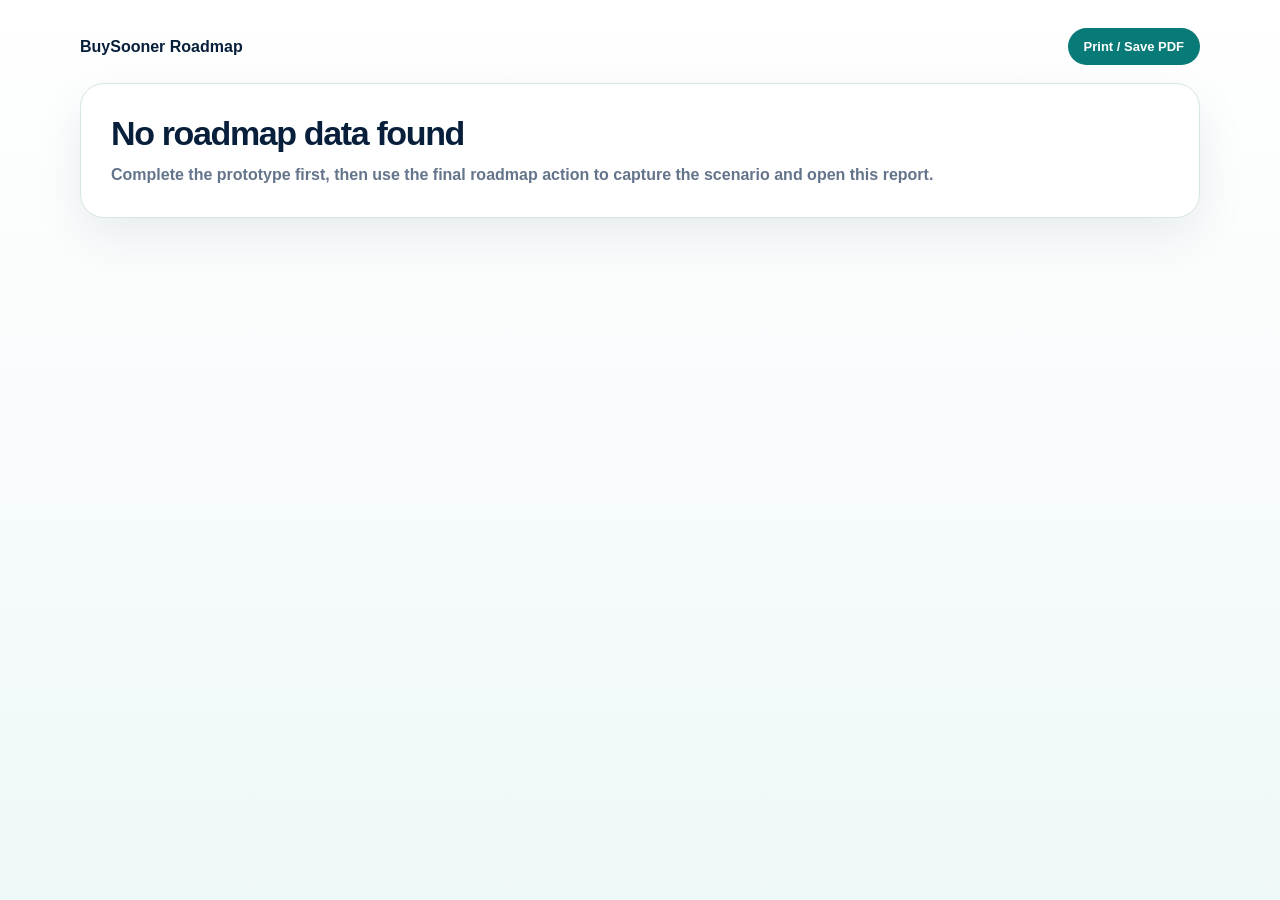
<file: roadmap.html>
<!doctype html>
<html lang="en-AU">
<head>
  <meta charset="utf-8" />
  <meta name="viewport" content="width=device-width, initial-scale=1" />
  <title>BuySooner Roadmap</title>
  <style>
    :root{--navy:#071f3a;--teal:#087a78;--muted:#64748b;--border:#d7e5e4;--pale:#eaf6f5;--paper:#f7fbfb;--white:#fff;--text:#1f2933}
    *{box-sizing:border-box}
    body{margin:0;font-family:Arial,Helvetica,sans-serif;color:var(--text);background:linear-gradient(180deg,#fff 0%,#f7fbfb 55%,#eef8f7 100%);padding:28px}
    .toolbar{max-width:1120px;margin:0 auto 18px;display:flex;justify-content:space-between;gap:12px;align-items:center;color:var(--navy);font-weight:900}
    .toolbar button{border:0;border-radius:999px;padding:11px 16px;text-decoration:none;font-weight:900;font-size:13px;cursor:pointer;background:var(--teal);color:#fff}
    #roadmap-root{max-width:1120px;margin:0 auto}
    .empty{background:#fff;border:1px solid var(--border);border-radius:24px;padding:30px;box-shadow:0 18px 50px rgba(7,31,58,.08)}
    .empty h1{margin:0 0 10px;color:var(--navy);font-size:34px;letter-spacing:-.04em}.empty p{margin:0;color:var(--muted);font-size:16px;line-height:1.5;font-weight:700}
    .rm-table td.rm-wrap-value{text-align:left!important}
    .rm-hero{position:relative!important;display:block!important;min-height:335px!important;margin-bottom:26px!important;padding:48px 46px!important;overflow:hidden!important;border-radius:28px!important;background:linear-gradient(135deg,rgba(255,255,255,.97) 0%,rgba(255,255,255,.90) 58%,rgba(234,246,245,.82) 100%)!important;border:1px solid rgba(215,229,228,.75)!important;box-shadow:0 18px 44px rgba(12,51,88,.07)!important}
    .rm-hero>div{position:relative!important;z-index:2!important;max-width:720px!important;padding-right:120px!important}
    .rm-hero .rm-image-card{position:absolute!important;right:-34px!important;top:-32px!important;width:54%!important;height:124%!important;min-height:0!important;aspect-ratio:auto!important;opacity:.34!important;filter:saturate(.9) contrast(.96)!important;transform:none!important;z-index:1!important;border:0!important;border-radius:0!important;box-shadow:none!important;background:transparent!important}
    .rm-hero .rm-image-card:before{content:"";position:absolute;inset:0;background:linear-gradient(90deg,rgba(255,255,255,.98) 0%,rgba(255,255,255,.72) 34%,rgba(255,255,255,.16) 100%);z-index:2;pointer-events:none}
    .rm-hero .rm-image-card img{position:relative!important;z-index:1!important;width:100%!important;height:100%!important;object-fit:cover!important}
    .rm-hero .rm-image-card.rm1-image-reveal.is-visible{transform:none!important}
    .rm2-hero{position:relative!important;display:block!important;min-height:335px!important;margin-bottom:22px!important;padding:48px 46px!important;overflow:hidden!important;border-radius:28px!important;background:linear-gradient(135deg,rgba(255,255,255,.97) 0%,rgba(255,255,255,.90) 58%,rgba(234,246,245,.82) 100%)!important;border:1px solid rgba(215,229,229,.75)!important;box-shadow:0 18px 44px rgba(12,51,88,.07)!important}
    .rm2-hero>div{position:relative!important;z-index:2!important;max-width:720px!important;padding-right:120px!important}
    .rm2-hero .rm2-image-card{position:absolute!important;right:-36px!important;top:-34px!important;width:54%!important;height:124%!important;min-height:0!important;aspect-ratio:auto!important;opacity:.34!important;filter:saturate(.9) contrast(.96)!important;transform:none!important;z-index:1!important;border:0!important;border-radius:0!important;box-shadow:none!important;background:transparent!important}
    .rm2-hero .rm2-image-card:before{content:"";position:absolute;inset:0;background:linear-gradient(90deg,rgba(255,255,255,.98) 0%,rgba(255,255,255,.72) 34%,rgba(255,255,255,.16) 100%);z-index:2;pointer-events:none}
    .rm2-hero .rm2-image-card img{position:relative!important;z-index:1!important;width:100%!important;height:100%!important;object-fit:cover!important}
    .rm2-hero .rm2-image-card.rm2-reveal.is-visible{transform:none!important}
    .rm3-hero{position:relative!important;display:block!important;min-height:390px!important;padding:42px 0 34px!important;margin-bottom:28px!important;overflow:hidden!important}
    .rm3-hero>div{position:relative!important;z-index:2!important;max-width:780px!important;padding-right:90px!important}
    .rm3-hero .rm3-image-card{position:absolute!important;right:0!important;top:18px!important;width:33%!important;min-height:230px!important;aspect-ratio:1.02/1!important;opacity:.33!important;filter:saturate(.9) contrast(.95)!important;z-index:1!important;box-shadow:none!important;border-color:rgba(215,229,228,.35)!important}
    .rm3-hero .rm3-image-card:before{content:"";position:absolute;inset:0;background:linear-gradient(90deg,rgba(255,255,255,.96) 0%,rgba(255,255,255,.68) 34%,rgba(255,255,255,.18) 100%);z-index:2;pointer-events:none}
    .rm3-hero .rm3-image-card img{position:relative!important;z-index:1!important}
    .rm9-hero:after{opacity:.28!important;filter:saturate(.95) contrast(.98)!important}
    .rm9-topbar.rm9-reveal,.rm9-refi-card.rm9-reveal,.rm9-numbers-card.rm9-reveal,.rm9-track.rm9-reveal,.rm9-actions.rm9-reveal,.rm9-footer.rm9-reveal{opacity:0;transform:translateY(18px);transition:opacity .55s ease,transform .55s ease}
    .rm9-topbar.rm9-reveal.is-visible,.rm9-refi-card.rm9-reveal.is-visible,.rm9-numbers-card.rm9-reveal.is-visible,.rm9-track.rm9-reveal.is-visible,.rm9-actions.rm9-reveal.is-visible,.rm9-footer.rm9-reveal.is-visible{opacity:1;transform:translateY(0)}
    .rm12-next,.rm12-calc-button{background:linear-gradient(180deg,#0a9a93 0%,#087a78 52%,#056261 100%)!important;color:#fff!important;padding:18px 34px!important;font-size:17px!important;font-weight:950!important;border-radius:999px!important;box-shadow:0 16px 28px rgba(8,122,120,.30),0 5px 0 #045452,inset 0 1px 0 rgba(255,255,255,.34)!important;text-shadow:0 1px 1px rgba(0,0,0,.22)!important;transition:transform .16s ease,box-shadow .16s ease,filter .16s ease!important}.rm12-next:hover,.rm12-calc-button:hover{transform:translateY(-2px)!important;filter:saturate(1.04)!important;box-shadow:0 20px 34px rgba(8,122,120,.36),0 6px 0 #045452,inset 0 1px 0 rgba(255,255,255,.38)!important}.rm12-next:active,.rm12-calc-button:active{transform:translateY(3px)!important;box-shadow:0 9px 18px rgba(8,122,120,.24),0 2px 0 #045452,inset 0 1px 0 rgba(255,255,255,.18)!important}
    .rm12-topbar,.rm12-hero,.rm12-accordion,.rm12-bottom,.rm12-actions,.rm12-footer{animation:rm12LiftIn .58s ease both}.rm12-hero{animation-delay:.06s}.rm12-accordion{animation-delay:.14s}.rm12-bottom{animation-delay:.22s}.rm12-actions{animation-delay:.30s}.rm12-footer{animation-delay:.36s}.rm12-acc{opacity:0;animation:rm12LiftIn .5s ease both}.rm12-acc:nth-child(1){animation-delay:.20s}.rm12-acc:nth-child(2){animation-delay:.25s}.rm12-acc:nth-child(3){animation-delay:.30s}.rm12-acc:nth-child(4){animation-delay:.35s}.rm12-acc:nth-child(5){animation-delay:.40s}.rm12-acc:nth-child(6){animation-delay:.45s}.rm12-acc:nth-child(7){animation-delay:.50s}@keyframes rm12LiftIn{from{opacity:0;transform:translateY(18px)}to{opacity:1;transform:translateY(0)}}
    @media(max-width:900px){.rm-hero{display:grid!important;grid-template-columns:1fr!important;min-height:auto!important;padding:30px 24px!important}.rm-hero>div{padding-right:0!important}.rm-hero .rm-image-card{position:relative!important;right:auto!important;top:auto!important;width:100%!important;height:auto!important;aspect-ratio:1.1/1!important;opacity:.55!important;margin-top:20px!important;border-radius:20px!important}.rm-hero .rm-image-card:before{display:none!important}.rm2-hero{display:grid!important;grid-template-columns:1fr!important;min-height:auto!important;padding:30px 24px!important}.rm2-hero>div{padding-right:0!important}.rm2-hero .rm2-image-card{position:relative!important;right:auto!important;top:auto!important;width:100%!important;height:auto!important;aspect-ratio:1.22/1!important;opacity:.55!important;margin-top:20px!important;border-radius:20px!important}.rm2-hero .rm2-image-card:before{display:none!important}.rm3-hero{display:grid!important;grid-template-columns:1fr!important;min-height:auto!important;padding:0!important}.rm3-hero>div{padding-right:0!important}.rm3-hero .rm3-image-card{position:relative!important;right:auto!important;top:auto!important;width:100%!important;opacity:.55!important;margin-top:20px!important}.rm3-hero .rm3-image-card:before{display:none!important}.rm9-hero:after{opacity:.16!important}}
    @media print{body{background:#fff;padding:0}.toolbar{display:none}.rm9-reveal,.rm12-topbar,.rm12-hero,.rm12-accordion,.rm12-bottom,.rm12-actions,.rm12-footer,.rm12-acc{opacity:1!important;transform:none!important;transition:none!important;animation:none!important}}
  </style>
</head>
<body>
  <div class="toolbar">
    <span>BuySooner Roadmap</span>
    <div>
      <button type="button" onclick="window.print()">Print / Save PDF</button>
    </div>
  </div>
  <main id="roadmap-root">
    <section class="empty">
      <h1>No roadmap data found</h1>
      <p>Complete the prototype first, then use the final roadmap action to capture the scenario and open this report.</p>
    </section>
  </main>
  <script src="roadmap-data.js?v=20260522-03"></script>
  <script src="roadmap-cover.js?v=20260522-03"></script>
  <script src="roadmap-page0-dream.js?v=20260522-03"></script>
  <script src="roadmap-page1.js?v=20260522-03"></script>
  <script src="roadmap-page2.js?v=20260522-03"></script>
  <script src="roadmap-page3.js?v=20260522-03"></script>
  <script src="roadmap-page4.js?v=20260522-03"></script>
  <script src="roadmap-page5.js?v=20260522-03"></script>
  <script src="roadmap-page6.js?v=20260522-03"></script>
  <script src="roadmap-page7.js?v=20260522-03"></script>
  <script src="roadmap-page7-refinements.js?v=20260522-03"></script>
  <script src="roadmap-page8.js?v=20260522-03"></script>
  <script src="roadmap-page9.js?v=20260522-03"></script>
  <script src="roadmap-page9-refinements.js?v=20260522-03"></script>
  <script src="roadmap-page9a-calculator.js?v=20260522-03"></script>
  <script src="roadmap-lvr-status-bands.js?v=20260522-03"></script>
  <script src="roadmap-page10.js?v=20260522-03"></script>
  <script src="roadmap-page10-refinements.js?v=20260522-03"></script>
  <script src="roadmap-page11.js?v=20260522-03"></script>
  <script src="roadmap-page12.js?v=20260522-03"></script>
  <script src="roadmap-page13-final.js?v=20260522-03"></script>
  <script src="roadmap-page7-to-8.js?v=20260522-03"></script>
  <script src="roadmap-page8-to-9.js?v=20260522-03"></script>
  <script>
    const data = window.BSRoadmap && window.BSRoadmap.load ? window.BSRoadmap.load() : null;
    if (data && window.renderRoadmapCover) {
      window.renderRoadmapCover(data, document.getElementById('roadmap-root'));
    } else if (data && window.renderRoadmapPage1) {
      window.renderRoadmapPage1(data, document.getElementById('roadmap-root'));
    }
  </script>
</body>
</html>
</file>
